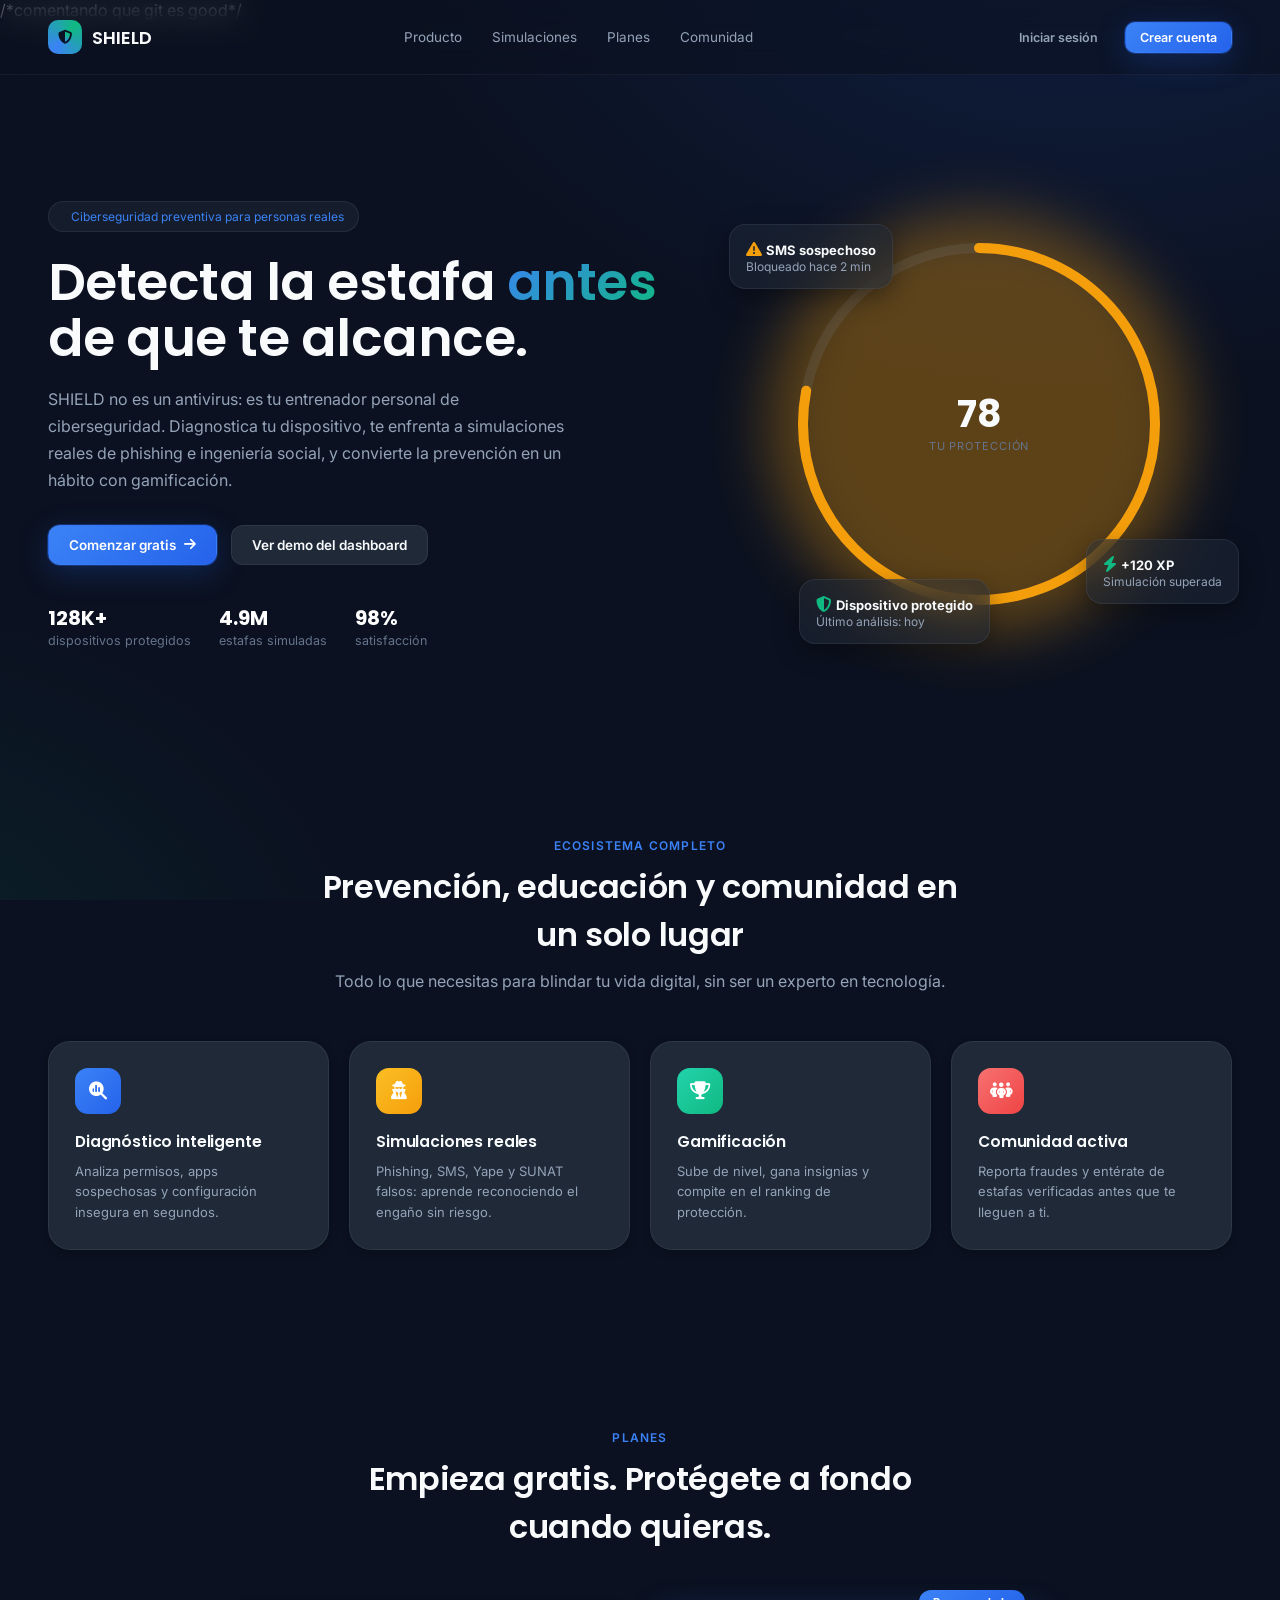
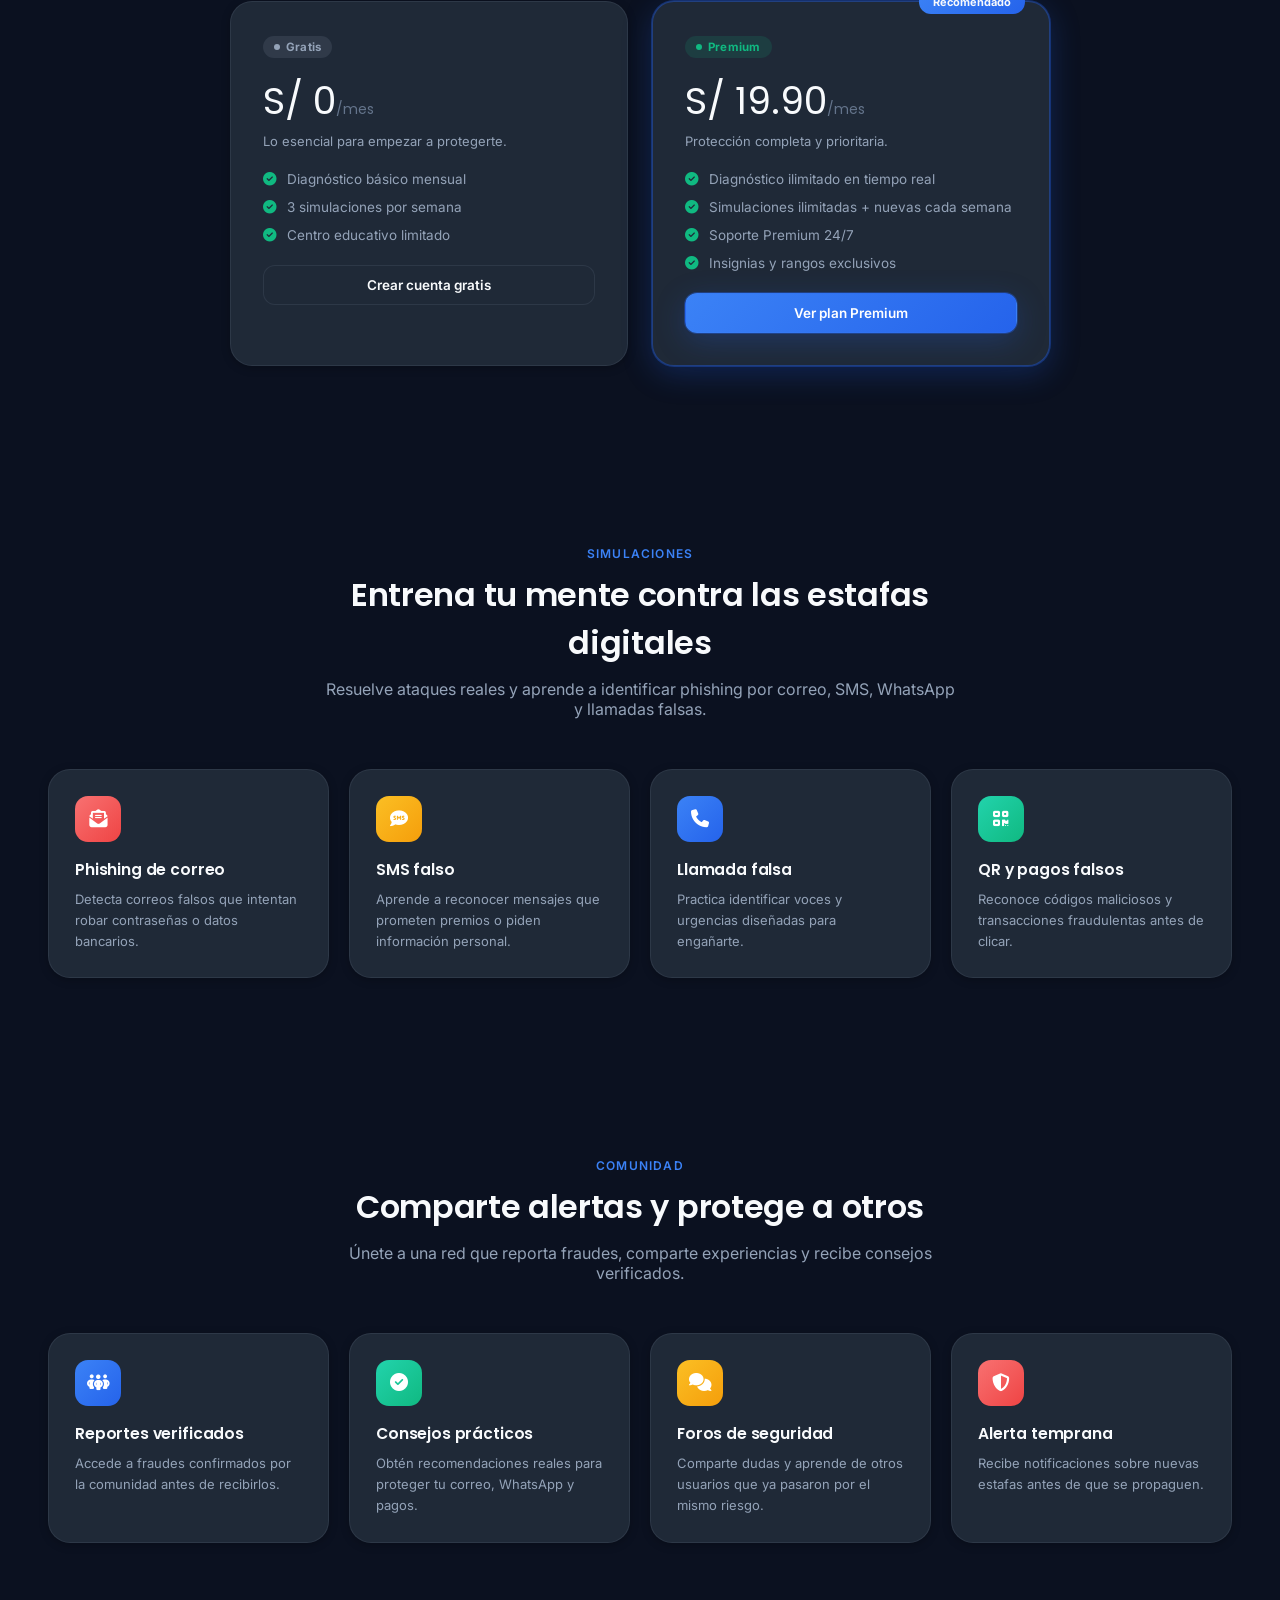
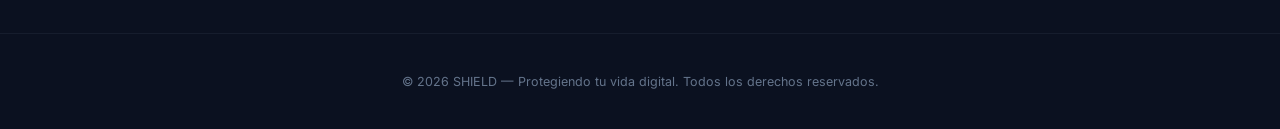
<file: index.html>
<!DOCTYPE html>
<html lang="es">
<head>
<meta charset="UTF-8"> /*comentando que git es good*/
<meta name="viewport" content="width=device-width, initial-scale=1.0">
<title>SHIELD — Protegiendo tu vida digital</title>
<link rel="preconnect" href="https://fonts.googleapis.com">
<link href="https://fonts.googleapis.com/css2?family=Inter:wght@400;500;600;700&family=Poppins:wght@500;600;700&family=Roboto+Mono:wght@500&display=swap" rel="stylesheet">
<link rel="stylesheet" href="https://cdnjs.cloudflare.com/ajax/libs/font-awesome/6.5.1/css/all.min.css">
<link rel="stylesheet" href="style.css">
<style>
  /* Estilos exclusivos de la landing (no forman parte del shell de la app) */
  body{ overflow-x:hidden; }
  .lp-nav{
    position:fixed; top:0; left:0; right:0; z-index:50; display:flex; align-items:center; justify-content:space-between;
    padding:20px 48px; backdrop-filter: blur(14px); background:rgba(11,17,32,.55); border-bottom:1px solid var(--border-soft);
  }
  .lp-nav .brand{ display:flex; align-items:center; gap:10px; font-family:var(--font-display); font-weight:600; font-size:18px; }
  .lp-nav .brand .mark{ width:34px; height:34px; border-radius:10px; background:conic-gradient(from 220deg,var(--secondary),var(--success),var(--secondary)); display:flex; align-items:center; justify-content:center; }
  .lp-nav .brand .mark i{ color:#0B1120; font-size:14px; }
  .lp-nav .links{ display:flex; gap:30px; font-size:13.5px; color:var(--text-dim); }
  .lp-nav .links a:hover{ color:#fff; }
  .lp-nav .cta{ display:flex; gap:12px; }

  .hero{ padding:180px 48px 100px; display:grid; grid-template-columns:1.1fr .9fr; gap:60px; max-width:1400px; margin:0 auto; align-items:center; }
  .hero-eyebrow{ display:inline-flex; align-items:center; gap:8px; padding:7px 14px; border-radius:999px; border:1px solid var(--border); background:var(--card-glass); font-size:12px; color:var(--secondary); margin-bottom:22px; }
  .hero h1{ font-size:52px; line-height:1.08; margin-bottom:20px; }
  .hero h1 span{ background:linear-gradient(135deg,var(--secondary),var(--success)); -webkit-background-clip:text; background-clip:text; color:transparent; }
  .hero p.lead{ font-size:16px; color:var(--text-dim); max-width:520px; line-height:1.7; margin-bottom:30px; }
  .hero-cta{ display:flex; gap:14px; margin-bottom:38px; }
  .hero-trust{ display:flex; gap:28px; color:var(--text-faint); font-size:12.5px; }
  .hero-trust b{ color:#fff; display:block; font-family:var(--font-display); font-size:20px; }

  .hero-visual{ position:relative; display:flex; align-items:center; justify-content:center; }
  .hero-visual .halo-wrap{ position:relative; width:380px; height:380px; }
  .float-card{
    position:absolute; background:var(--card-glass); border:1px solid var(--border); backdrop-filter: blur(16px);
    border-radius:16px; padding:14px 16px; box-shadow: var(--shadow-md); animation: floaty 5s ease-in-out infinite;
  }
  .float-card.c1{ top:-10px; left:-60px; animation-delay:.2s; }
  .float-card.c2{ bottom:10px; right:-70px; animation-delay:1s; }
  .float-card.c3{ bottom:-30px; left:10px; animation-delay:1.6s; }
  @keyframes floaty{ 0%,100%{ transform:translateY(0);} 50%{ transform:translateY(-12px);} }

  .lp-section{ padding:90px 48px; max-width:1400px; margin:0 auto; }
  .lp-section-head{ text-align:center; max-width:640px; margin:0 auto 50px; }
  .lp-section-head .eyebrow{ color:var(--secondary); font-size:12px; text-transform:uppercase; letter-spacing:.1em; font-weight:600; }
  .lp-section-head h2{ font-size:32px; margin-top:10px; }
  .lp-section-head p{ margin-top:12px; }

  .feature-grid{ display:grid; grid-template-columns:repeat(4,1fr); gap:20px; }
  .feature-card{ padding:26px; }
  .feature-card .icn{ width:46px; height:46px; border-radius:13px; display:flex; align-items:center; justify-content:center; font-size:18px; color:#fff; margin-bottom:16px; }
  .feature-card h3{ font-size:15.5px; margin-bottom:8px; }
  .feature-card p{ font-size:13px; line-height:1.6; }

  .plans-grid{ display:grid; grid-template-columns:1fr 1fr; gap:24px; max-width:820px; margin:0 auto; }
  .plan-card{ padding:32px; position:relative; }
  .plan-card.featured{ border:1px solid rgba(37,99,235,.4); box-shadow: var(--shadow-glow-blue); }
  .plan-card .tag{ position:absolute; top:-12px; right:24px; background:linear-gradient(135deg,var(--secondary),var(--primary)); padding:5px 14px; border-radius:999px; font-size:11px; font-weight:700; }
  .plan-card .price{ font-family:var(--font-display); font-size:38px; margin:14px 0 4px; }
  .plan-card ul{ margin:22px 0; display:flex; flex-direction:column; gap:12px; }
  .plan-card li{ display:flex; gap:10px; font-size:13.5px; color:var(--text-dim); }
  .plan-card li i{ color:var(--success); margin-top:2px; }

  .lp-footer{ padding:40px 48px; border-top:1px solid var(--border-soft); text-align:center; color:var(--text-faint); font-size:12.5px; }

  @media (max-width:1024px){
    .hero{ grid-template-columns:1fr; padding-top:140px; }
    .hero-visual{ order:-1; }
    .feature-grid{ grid-template-columns:repeat(2,1fr); }
    .plans-grid{ grid-template-columns:1fr; }
    .lp-nav .links{ display:none; }
  }
</style>
</head>
<body>

<nav class="lp-nav">
  <div class="brand"><div class="mark"><i class="fa-solid fa-shield-halved"></i></div> SHIELD</div>
  <div class="links">
    <a href="#producto">Producto</a>
    <a href="#simulaciones">Simulaciones</a>
    <a href="#planes">Planes</a>
    <a href="#comunidad">Comunidad</a>
  </div>
  <div class="cta">
    <a href="login.html" class="btn btn-ghost btn-sm">Iniciar sesión</a>
    <a href="login.html#registro" class="btn btn-primary btn-sm">Crear cuenta</a>
  </div>
</nav>

<header class="hero">
  <div>
    <div class="hero-eyebrow"><i class="fa-solid fa-sparkles"></i> Ciberseguridad preventiva para personas reales</div>
    <h1>Detecta la estafa <span>antes</span> de que te alcance.</h1>
    <p class="lead">SHIELD no es un antivirus: es tu entrenador personal de ciberseguridad. Diagnostica tu dispositivo, te enfrenta a simulaciones reales de phishing e ingeniería social, y convierte la prevención en un hábito con gamificación.</p>
    <div class="hero-cta">
      <a href="login.html#registro" class="btn btn-primary">Comenzar gratis <i class="fa-solid fa-arrow-right"></i></a>
      <a href="dashboard.html" class="btn btn-secondary">Ver demo del dashboard</a>
    </div>
    <div class="hero-trust">
      <div><b>128K+</b> dispositivos protegidos</div>
      <div><b>4.9M</b> estafas simuladas</div>
      <div><b>98%</b> satisfacción</div>
    </div>
  </div>
  <div class="hero-visual">
    <div class="halo-wrap">
      <div id="heroGauge"></div>
      <div class="float-card c1"><i class="fa-solid fa-triangle-exclamation text-warning"></i> <b class="fs-13">SMS sospechoso</b><p class="fs-12">Bloqueado hace 2 min</p></div>
      <div class="float-card c2"><i class="fa-solid fa-bolt text-success"></i> <b class="fs-13">+120 XP</b><p class="fs-12">Simulación superada</p></div>
      <div class="float-card c3"><i class="fa-solid fa-shield-halved text-success"></i> <b class="fs-13">Dispositivo protegido</b><p class="fs-12">Último análisis: hoy</p></div>
    </div>
  </div>
</header>

<section class="lp-section" id="producto">
  <div class="lp-section-head">
    <div class="eyebrow">Ecosistema completo</div>
    <h2>Prevención, educación y comunidad en un solo lugar</h2>
    <p>Todo lo que necesitas para blindar tu vida digital, sin ser un experto en tecnología.</p>
  </div>
  <div class="feature-grid">
    <div class="card feature-card">
      <div class="icn bg-blue"><i class="fa-solid fa-magnifying-glass-chart"></i></div>
      <h3>Diagnóstico inteligente</h3>
      <p>Analiza permisos, apps sospechosas y configuración insegura en segundos.</p>
    </div>
    <div class="card feature-card">
      <div class="icn bg-orange"><i class="fa-solid fa-user-secret"></i></div>
      <h3>Simulaciones reales</h3>
      <p>Phishing, SMS, Yape y SUNAT falsos: aprende reconociendo el engaño sin riesgo.</p>
    </div>
    <div class="card feature-card">
      <div class="icn bg-green"><i class="fa-solid fa-trophy"></i></div>
      <h3>Gamificación</h3>
      <p>Sube de nivel, gana insignias y compite en el ranking de protección.</p>
    </div>
    <div class="card feature-card">
      <div class="icn bg-red"><i class="fa-solid fa-people-group"></i></div>
      <h3>Comunidad activa</h3>
      <p>Reporta fraudes y entérate de estafas verificadas antes que te lleguen a ti.</p>
    </div>
  </div>
</section>

<section class="lp-section" id="planes">
  <div class="lp-section-head">
    <div class="eyebrow">Planes</div>
    <h2>Empieza gratis. Protégete a fondo cuando quieras.</h2>
  </div>
  <div class="plans-grid">
    <div class="card plan-card">
      <span class="badge badge-neutral">Gratis</span>
      <div class="price">S/ 0<span class="fs-14 text-faint">/mes</span></div>
      <p class="fs-13">Lo esencial para empezar a protegerte.</p>
      <ul>
        <li><i class="fa-solid fa-circle-check"></i> Diagnóstico básico mensual</li>
        <li><i class="fa-solid fa-circle-check"></i> 3 simulaciones por semana</li>
        <li><i class="fa-solid fa-circle-check"></i> Centro educativo limitado</li>
      </ul>
      <a href="login.html#registro" class="btn btn-secondary btn-block">Crear cuenta gratis</a>
    </div>
    <div class="card plan-card featured">
      <span class="tag">Recomendado</span>
      <span class="badge badge-bajo">Premium</span>
      <div class="price">S/ 19.90<span class="fs-14 text-faint">/mes</span></div>
      <p class="fs-13">Protección completa y prioritaria.</p>
      <ul>
        <li><i class="fa-solid fa-circle-check"></i> Diagnóstico ilimitado en tiempo real</li>
        <li><i class="fa-solid fa-circle-check"></i> Simulaciones ilimitadas + nuevas cada semana</li>
        <li><i class="fa-solid fa-circle-check"></i> Soporte Premium 24/7</li>
        <li><i class="fa-solid fa-circle-check"></i> Insignias y rangos exclusivos</li>
      </ul>
      <a href="premium.html" class="btn btn-primary btn-block">Ver plan Premium</a>
    </div>
  </div>
</section>

<section class="lp-section" id="simulaciones">
  <div class="lp-section-head">
    <div class="eyebrow">Simulaciones</div>
    <h2>Entrena tu mente contra las estafas digitales</h2>
    <p>Resuelve ataques reales y aprende a identificar phishing por correo, SMS, WhatsApp y llamadas falsas.</p>
  </div>
  <div class="feature-grid">
    <div class="card feature-card">
      <div class="icn bg-red"><i class="fa-solid fa-envelope-open-text"></i></div>
      <h3>Phishing de correo</h3>
      <p>Detecta correos falsos que intentan robar contraseñas o datos bancarios.</p>
    </div>
    <div class="card feature-card">
      <div class="icn bg-orange"><i class="fa-solid fa-comment-sms"></i></div>
      <h3>SMS falso</h3>
      <p>Aprende a reconocer mensajes que prometen premios o piden información personal.</p>
    </div>
    <div class="card feature-card">
      <div class="icn bg-blue"><i class="fa-solid fa-phone"></i></div>
      <h3>Llamada falsa</h3>
      <p>Practica identificar voces y urgencias diseñadas para engañarte.</p>
    </div>
    <div class="card feature-card">
      <div class="icn bg-green"><i class="fa-solid fa-qrcode"></i></div>
      <h3>QR y pagos falsos</h3>
      <p>Reconoce códigos maliciosos y transacciones fraudulentas antes de clicar.</p>
    </div>
  </div>
</section>

<section class="lp-section" id="comunidad">
  <div class="lp-section-head">
    <div class="eyebrow">Comunidad</div>
    <h2>Comparte alertas y protege a otros</h2>
    <p>Únete a una red que reporta fraudes, comparte experiencias y recibe consejos verificados.</p>
  </div>
  <div class="feature-grid">
    <div class="card feature-card">
      <div class="icn bg-blue"><i class="fa-solid fa-people-group"></i></div>
      <h3>Reportes verificados</h3>
      <p>Accede a fraudes confirmados por la comunidad antes de recibirlos.</p>
    </div>
    <div class="card feature-card">
      <div class="icn bg-green"><i class="fa-solid fa-circle-check"></i></div>
      <h3>Consejos prácticos</h3>
      <p>Obtén recomendaciones reales para proteger tu correo, WhatsApp y pagos.</p>
    </div>
    <div class="card feature-card">
      <div class="icn bg-orange"><i class="fa-solid fa-comments"></i></div>
      <h3>Foros de seguridad</h3>
      <p>Comparte dudas y aprende de otros usuarios que ya pasaron por el mismo riesgo.</p>
    </div>
    <div class="card feature-card">
      <div class="icn bg-red"><i class="fa-solid fa-shield-halved"></i></div>
      <h3>Alerta temprana</h3>
      <p>Recibe notificaciones sobre nuevas estafas antes de que se propaguen.</p>
    </div>
  </div>
</section>

<footer class="lp-footer">
  © 2026 SHIELD — Protegiendo tu vida digital. Todos los derechos reservados.
</footer>

<script src="app.js"></script>
<script>
  document.getElementById('heroGauge').innerHTML = Shield.gaugeSVG(78, { size: 380, stroke:14, sub:'Tu protección' });
  Shield.animateGauges();
</script>
</body>
</html>
</file>
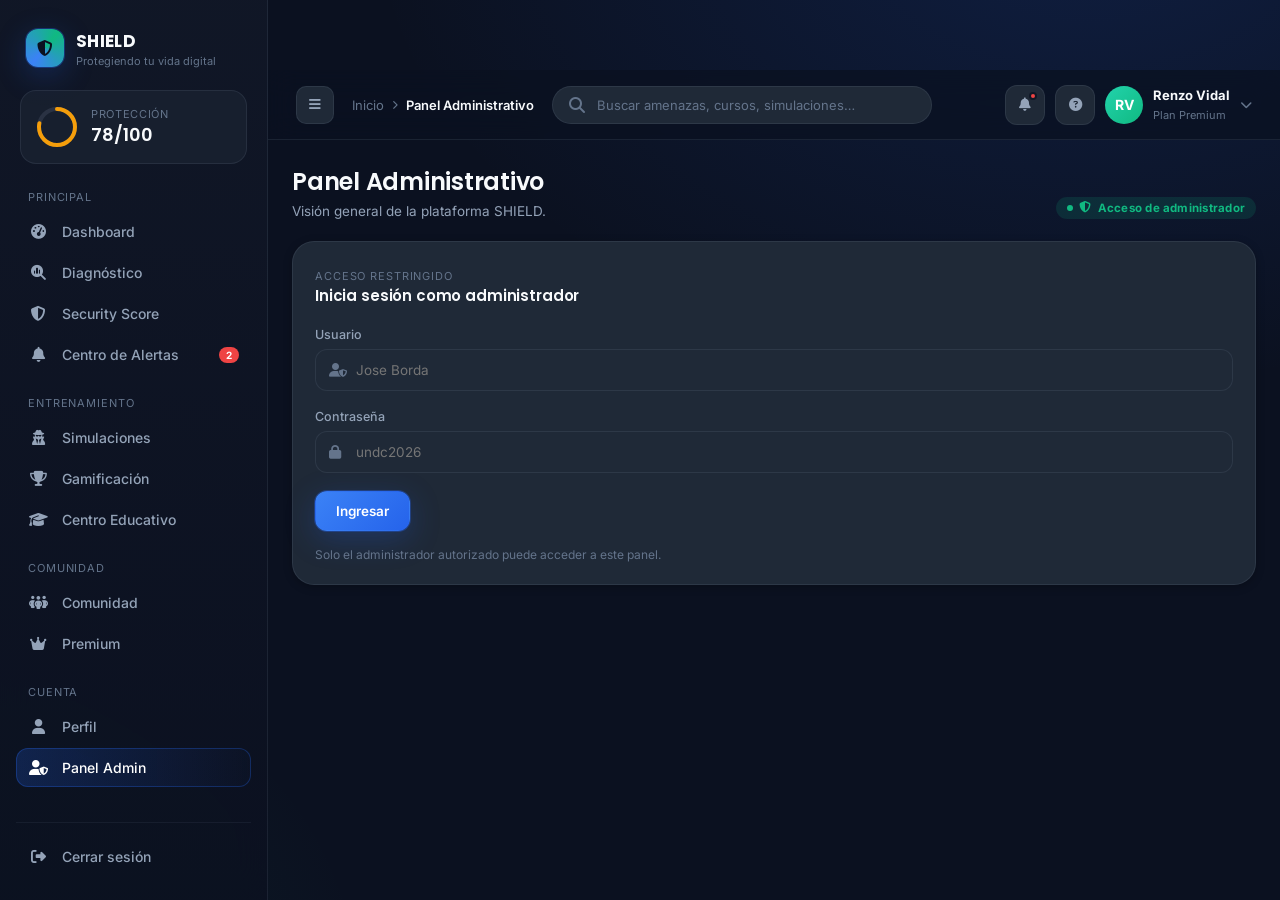
<file: admin.html>
<!DOCTYPE html>
<html lang="es">
<head>
<meta charset="UTF-8">
<meta name="viewport" content="width=device-width, initial-scale=1.0">
<title>Panel Administrativo — SHIELD</title>
<link rel="preconnect" href="https://fonts.googleapis.com">
<link href="https://fonts.googleapis.com/css2?family=Inter:wght@400;500;600;700&family=Poppins:wght@500;600;700&family=Roboto+Mono:wght@500&display=swap" rel="stylesheet">
<link rel="stylesheet" href="https://cdnjs.cloudflare.com/ajax/libs/font-awesome/6.5.1/css/all.min.css">
<link rel="stylesheet" href="style.css">
<style>
  .admin-tabs{ display:flex; gap:6px; border-bottom:1px solid var(--border); margin-bottom:22px; overflow-x:auto; }
  .admin-tab{ padding:12px 18px; font-size:13.5px; color:var(--text-dim); border-bottom:2px solid transparent; white-space:nowrap; }
  .admin-tab.active{ color:#fff; border-color:var(--secondary); }
  .admin-panel{ display:none; }
  .admin-panel.active{ display:block; animation: fade-up .3s var(--ease); }
  .status-dot{ width:8px; height:8px; border-radius:50%; display:inline-block; margin-right:6px; }
</style>
</head>
<body data-page="admin">

<div class="app-loader"><div class="loader-ring"></div></div>

<div class="app-shell">
  <aside class="sidebar" id="sidebar-mount"></aside>
  <div>
    <header class="header" id="header-mount"></header>

    <main class="main">
      <div class="page-title-row">
        <div><h1>Panel Administrativo</h1><p class="subtitle">Visión general de la plataforma SHIELD.</p></div>
        <span class="badge badge-bajo"><i class="fa-solid fa-shield-halved"></i> Acceso de administrador</span>
      </div>

      <div class="card" id="adminAuthPanel" style="margin-bottom:24px;">
        <div class="card-header"><div><span class="card-eyebrow">Acceso restringido</span><h3>Inicia sesión como administrador</h3></div></div>
        <form id="adminLoginForm">
          <div class="field"><label>Usuario</label><div class="input-wrap"><i class="fa-solid fa-user-shield"></i><input type="text" id="adminUser" placeholder="Jose Borda" required></div></div>
          <div class="field"><label>Contraseña</label><div class="input-wrap"><i class="fa-solid fa-lock"></i><input type="password" id="adminPass" placeholder="undc2026" required></div></div>
          <div class="flex justify-end"><button type="submit" class="btn btn-primary">Ingresar</button></div>
        </form>
        <p class="fs-12 text-faint mt-16">Solo el administrador autorizado puede acceder a este panel.</p>
      </div>

      <div id="adminContent" style="display:none;">
      <div class="grid grid-4 mb-20">
        <div class="card stat-tile"><div class="icon bg-blue"><i class="fa-solid fa-users"></i></div><div class="value">128,430</div><div class="label">Usuarios activos</div><span class="delta up"><i class="fa-solid fa-arrow-up"></i> +2.4% esta semana</span></div>
        <div class="card stat-tile"><div class="icon bg-red"><i class="fa-solid fa-triangle-exclamation"></i></div><div class="value">312</div><div class="label">Alertas críticas abiertas</div><span class="delta down"><i class="fa-solid fa-arrow-down"></i> -18 hoy</span></div>
        <div class="card stat-tile"><div class="icon bg-green"><i class="fa-solid fa-flag"></i></div><div class="value">1,204</div><div class="label">Reportes de la comunidad</div><span class="delta up"><i class="fa-solid fa-arrow-up"></i> +54 hoy</span></div>
        <div class="card stat-tile"><div class="icon bg-orange"><i class="fa-solid fa-crown"></i></div><div class="value">31.8%</div><div class="label">Tasa de conversión Premium</div><span class="delta up"><i class="fa-solid fa-arrow-up"></i> +1.1%</span></div>
      </div>

      <div class="admin-tabs">
        <button class="admin-tab active" data-tab="usuarios">Usuarios</button>
        <button class="admin-tab" data-tab="alertas">Alertas</button>
        <button class="admin-tab" data-tab="reportes">Reportes / Moderación</button>
        <button class="admin-tab" data-tab="simulaciones">Simulaciones</button>
        <button class="admin-tab" data-tab="cursos">Cursos</button>
      </div>

      <!-- Usuarios -->
      <div class="admin-panel active" id="admin-usuarios">
        <div class="card">
          <div class="card-header"><div><span class="card-eyebrow">Base de usuarios</span><h3>Usuarios recientes</h3></div><input type="text" placeholder="Buscar usuario…" style="background:var(--card);border:1px solid var(--border);border-radius:10px;padding:8px 12px;color:#fff;font-size:12.5px;"></div>
          <div style="overflow-x:auto;">
            <table class="table" id="usersTable">
              <thead><tr><th>Usuario</th><th>Plan</th><th>Score</th><th>Estado</th><th>Registro</th><th></th></tr></thead>
              <tbody></tbody>
            </table>
          </div>
        </div>
      </div>

      <!-- Alertas -->
      <div class="admin-panel" id="admin-alertas">
        <div class="card">
          <div class="card-header"><div><span class="card-eyebrow">Monitoreo</span><h3>Alertas del sistema</h3></div></div>
          <table class="table"><thead><tr><th>Alerta</th><th>Nivel</th><th>Usuarios afectados</th><th>Fecha</th><th></th></tr></thead>
            <tbody>
              <tr><td>Campaña de SMS falsos "Interbank"</td><td><span class="badge badge-critico">Crítico</span></td><td>2,340</td><td>16 jul 2026</td><td><button class="btn btn-ghost btn-sm">Revisar</button></td></tr>
              <tr><td>QR falsos en zona Miraflores</td><td><span class="badge badge-alto">Alto</span></td><td>412</td><td>15 jul 2026</td><td><button class="btn btn-ghost btn-sm">Revisar</button></td></tr>
              <tr><td>App maliciosa "VPN Gratis Ultra"</td><td><span class="badge badge-medio">Medio</span></td><td>980</td><td>14 jul 2026</td><td><button class="btn btn-ghost btn-sm">Revisar</button></td></tr>
              <tr><td>Actualización de definiciones aplicada</td><td><span class="badge badge-bajo">Bajo</span></td><td>Todos</td><td>13 jul 2026</td><td><button class="btn btn-ghost btn-sm">Revisar</button></td></tr>
            </tbody>
          </table>
        </div>
      </div>

      <!-- Reportes -->
      <div class="admin-panel" id="admin-reportes">
        <div class="card">
          <div class="card-header"><div><span class="card-eyebrow">Cola de moderación</span><h3>Reportes de la comunidad</h3></div></div>
          <table class="table"><thead><tr><th>Reporte</th><th>Autor</th><th>Estado</th><th></th></tr></thead>
            <tbody>
              <tr><td>Llamada falsa "Movistar Seguridad"</td><td>Camila R.</td><td><span class="badge badge-medio">En revisión</span></td><td><button class="btn btn-secondary btn-sm">Aprobar</button> <button class="btn btn-ghost btn-sm">Rechazar</button></td></tr>
              <tr><td>QR falso en grifo Panamericana Sur</td><td>Jorge P.</td><td><span class="badge badge-bajo">Verificado</span></td><td><button class="btn btn-ghost btn-sm">Ver</button></td></tr>
              <tr><td>Correo falso SUNAT con adjunto</td><td>Valeria T.</td><td><span class="badge badge-bajo">Verificado</span></td><td><button class="btn btn-ghost btn-sm">Ver</button></td></tr>
              <tr><td>Comprador sospechoso en Marketplace</td><td>Diego M.</td><td><span class="badge badge-medio">En revisión</span></td><td><button class="btn btn-secondary btn-sm">Aprobar</button> <button class="btn btn-ghost btn-sm">Rechazar</button></td></tr>
            </tbody>
          </table>
        </div>
      </div>

      <!-- Simulaciones -->
      <div class="admin-panel" id="admin-simulaciones">
        <div class="card">
          <div class="card-header"><div><span class="card-eyebrow">Contenido</span><h3>Simulaciones publicadas</h3></div><button class="btn btn-primary btn-sm"><i class="fa-solid fa-plus"></i> Nueva simulación</button></div>
          <table class="table"><thead><tr><th>Simulación</th><th>Categoría</th><th>Completadas</th><th>Tasa de éxito</th><th></th></tr></thead>
            <tbody>
              <tr><td>Phishing por correo</td><td>Phishing</td><td>84,120</td><td>76%</td><td><button class="btn btn-ghost btn-sm">Editar</button></td></tr>
              <tr><td>SUNAT falsa</td><td>Gobierno</td><td>52,310</td><td>68%</td><td><button class="btn btn-ghost btn-sm">Editar</button></td></tr>
              <tr><td>Yape falso</td><td>Financiero</td><td>61,940</td><td>81%</td><td><button class="btn btn-ghost btn-sm">Editar</button></td></tr>
            </tbody>
          </table>
        </div>
      </div>

      <!-- Cursos -->
      <div class="admin-panel" id="admin-cursos">
        <div class="card">
          <div class="card-header"><div><span class="card-eyebrow">Contenido</span><h3>Cursos y lecciones</h3></div><button class="btn btn-primary btn-sm"><i class="fa-solid fa-plus"></i> Nuevo curso</button></div>
          <table class="table"><thead><tr><th>Curso</th><th>Lecciones</th><th>Inscritos</th><th>Estado</th><th></th></tr></thead>
            <tbody>
              <tr><td>Reconoce el phishing en segundos</td><td>6</td><td>41,200</td><td><span class="badge badge-bajo">Publicado</span></td><td><button class="btn btn-ghost btn-sm">Editar</button></td></tr>
              <tr><td>Ingeniería social explicada</td><td>8</td><td>28,410</td><td><span class="badge badge-bajo">Publicado</span></td><td><button class="btn btn-ghost btn-sm">Editar</button></td></tr>
              <tr><td>Fraude de suplantación estatal</td><td>5</td><td>—</td><td><span class="badge badge-neutral">Borrador</span></td><td><button class="btn btn-ghost btn-sm">Editar</button></td></tr>
            </tbody>
          </table>
        </div>
      </div>
    </main>
  </div>
</div>

<div id="notif-panel-mount"></div>
<script src="app.js"></script>
<script>
  Shield.initLayout({ active:'admin', title:'Panel Administrativo', crumbs:['Inicio','Panel Administrativo'] });

  Shield.qsa('.admin-tab').forEach(tab => tab.addEventListener('click', () => {
    Shield.qsa('.admin-tab').forEach(t => t.classList.remove('active'));
    Shield.qsa('.admin-panel').forEach(p => p.classList.remove('active'));
    tab.classList.add('active');
    document.getElementById('admin-'+tab.dataset.tab).classList.add('active');
  }));

  const users = [
    { name:'Camila Ramírez', init:'CR', plan:'Premium', score:92, status:'Activo', date:'12 mar 2025' },
    { name:'Diego Medina', init:'DM', plan:'Gratis', score:58, status:'Activo', date:'02 jun 2025' },
    { name:'Valeria Torres', init:'VT', plan:'Premium', score:81, status:'Activo', date:'19 ene 2025' },
    { name:'Jorge Paredes', init:'JP', plan:'Gratis', score:34, status:'Suspendido', date:'28 abr 2026' },
    { name:'Renzo Vidal', init:'RV', plan:'Premium', score:78, status:'Activo', date:'05 feb 2025' },
  ];
  document.querySelector('#usersTable tbody').innerHTML = users.map(u => `
    <tr>
      <td><div class="flex items-center gap-10"><div class="avatar" style="width:30px;height:30px;font-size:11px;">${u.init}</div>${u.name}</div></td>
      <td>${u.plan==='Premium' ? '<span class="badge badge-bajo"><i class="fa-solid fa-crown"></i> Premium</span>' : '<span class="badge badge-neutral">Gratis</span>'}</td>
      <td>${u.score}/100</td>
      <td><span class="status-dot" style="background:${u.status==='Activo'?'var(--success)':'var(--danger)'}"></span>${u.status}</td>
      <td>${u.date}</td>
      <td><button class="btn btn-ghost btn-sm">Gestionar</button></td>
    </tr>`).join('');
  const adminInfo = { user: 'Jose Borda', pass: 'undc2026' };
  const adminAuthPanel = document.getElementById('adminAuthPanel');
  const adminContent = document.getElementById('adminContent');

  function showAdminContent(){
    adminAuthPanel.style.display = 'none';
    adminContent.style.display = 'block';
  }

  function initAdminAccess(){
    if (sessionStorage.getItem('adminLoggedIn') === 'true'){
      showAdminContent();
    }
  }

  document.getElementById('adminLoginForm').addEventListener('submit', e => {
    e.preventDefault();
    const user = document.getElementById('adminUser').value.trim();
    const pass = document.getElementById('adminPass').value;
    if (user.toLowerCase() === adminInfo.user.toLowerCase() && pass === adminInfo.pass) {
      sessionStorage.setItem('adminLoggedIn', 'true');
      showAdminContent();
      Shield.toast('success', 'Acceso concedido', 'Bienvenido, ' + adminInfo.user + '.');
    } else {
      Shield.toast('danger', 'Acceso denegado', 'Usuario o contraseña incorrectos.');
    }
  });

  initAdminAccess();</script>
</body>
</html>
</file>
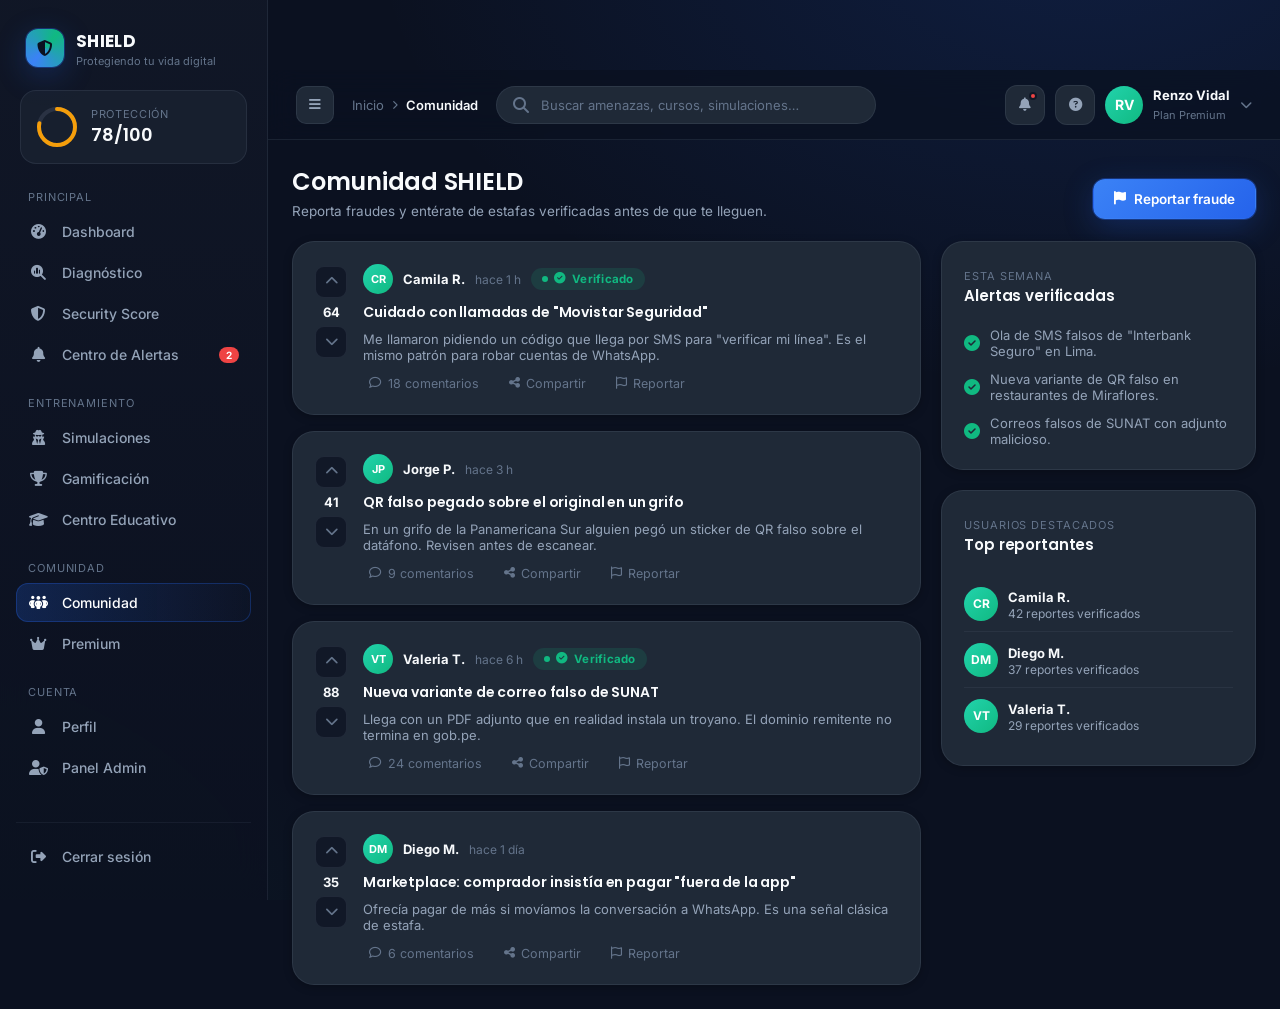
<file: comunidad.html>
<!DOCTYPE html>
<html lang="es">
<head>
<meta charset="UTF-8">
<meta name="viewport" content="width=device-width, initial-scale=1.0">
<title>Comunidad — SHIELD</title>
<link rel="preconnect" href="https://fonts.googleapis.com">
<link href="https://fonts.googleapis.com/css2?family=Inter:wght@400;500;600;700&family=Poppins:wght@500;600;700&family=Roboto+Mono:wght@500&display=swap" rel="stylesheet">
<link rel="stylesheet" href="https://cdnjs.cloudflare.com/ajax/libs/font-awesome/6.5.1/css/all.min.css">
<link rel="stylesheet" href="style.css">
<style>
  .post-card{ display:flex; gap:16px; }
  .vote-col{ display:flex; flex-direction:column; align-items:center; gap:6px; padding-top:2px; }
  .vote-btn{ width:32px; height:32px; border-radius:9px; border:1px solid var(--border); background:var(--panel); color:var(--text-faint); display:flex; align-items:center; justify-content:center; transition:.15s var(--ease); }
  .vote-btn:hover{ color:#fff; border-color:var(--secondary); }
  .vote-btn.active{ color:var(--success); border-color:var(--success); }
  .post-actions{ display:flex; gap:18px; margin-top:12px; }
  .post-actions button{ background:none; border:none; color:var(--text-faint); font-size:12.5px; display:flex; align-items:center; gap:6px; }
  .post-actions button:hover{ color:#fff; }
  .featured-user{ display:flex; align-items:center; gap:10px; padding:10px 0; border-bottom:1px solid var(--border-soft); }
  .featured-user:last-child{ border-bottom:none; }
</style>
</head>
<body data-page="comunidad">

<div class="app-loader"><div class="loader-ring"></div></div>

<div class="app-shell">
  <aside class="sidebar" id="sidebar-mount"></aside>
  <div>
    <header class="header" id="header-mount"></header>

    <main class="main">
      <div class="page-title-row">
        <div><h1>Comunidad SHIELD</h1><p class="subtitle">Reporta fraudes y entérate de estafas verificadas antes de que te lleguen.</p></div>
        <button class="btn btn-primary" data-open-modal="modalReporte"><i class="fa-solid fa-flag"></i> Reportar fraude</button>
      </div>

      <div class="grid grid-main">
        <div class="flex flex-col gap-16" id="feed"></div>

        <div class="flex flex-col gap-20">
          <div class="card">
            <div class="card-header"><div><span class="card-eyebrow">Esta semana</span><h3>Alertas verificadas</h3></div></div>
            <div class="flex flex-col gap-12">
              <div class="flex items-center gap-10"><i class="fa-solid fa-circle-check text-success"></i><p class="fs-13">Ola de SMS falsos de "Interbank Seguro" en Lima.</p></div>
              <div class="flex items-center gap-10"><i class="fa-solid fa-circle-check text-success"></i><p class="fs-13">Nueva variante de QR falso en restaurantes de Miraflores.</p></div>
              <div class="flex items-center gap-10"><i class="fa-solid fa-circle-check text-success"></i><p class="fs-13">Correos falsos de SUNAT con adjunto malicioso.</p></div>
            </div>
          </div>
          <div class="card">
            <div class="card-header"><div><span class="card-eyebrow">Usuarios destacados</span><h3>Top reportantes</h3></div></div>
            <div class="featured-user"><div class="avatar" style="width:34px;height:34px;font-size:12px;">CR</div><div style="flex:1;"><b class="fs-13">Camila R.</b><p class="fs-12">42 reportes verificados</p></div></div>
            <div class="featured-user"><div class="avatar" style="width:34px;height:34px;font-size:12px;">DM</div><div style="flex:1;"><b class="fs-13">Diego M.</b><p class="fs-12">37 reportes verificados</p></div></div>
            <div class="featured-user"><div class="avatar" style="width:34px;height:34px;font-size:12px;">VT</div><div style="flex:1;"><b class="fs-13">Valeria T.</b><p class="fs-12">29 reportes verificados</p></div></div>
          </div>
        </div>
      </div>
    </main>
  </div>
</div>

<div id="notif-panel-mount"></div>

<div class="modal-overlay" id="modalReporte">
  <div class="modal">
    <div class="modal-header"><h3>Reportar un fraude</h3><button class="modal-close" data-close-modal><i class="fa-solid fa-xmark"></i></button></div>
    <div class="field"><label>Tipo de fraude</label>
      <select><option>Phishing / correo falso</option><option>SMS falso</option><option>WhatsApp falso</option><option>Llamada falsa</option><option>Otro</option></select>
    </div>
    <div class="field"><label>Cuéntanos qué pasó</label>
      <div class="input-wrap" style="padding:0;"><textarea rows="4" placeholder="Describe el intento de fraude…" style="width:100%;background:var(--card);border:1px solid var(--border);color:var(--text);padding:12px 14px;border-radius:12px;font-size:13.5px;"></textarea></div>
    </div>
    <div class="modal-footer">
      <button class="btn btn-secondary" data-close-modal>Cancelar</button>
      <button class="btn btn-primary" id="sendReport"><i class="fa-solid fa-paper-plane"></i> Enviar reporte</button>
    </div>
  </div>
</div>

<script src="app.js"></script>
<script>
  Shield.initLayout({ active:'comunidad', title:'Comunidad', crumbs:['Inicio','Comunidad'] });

  const posts = [
    { user:'Camila R.', init:'CR', time:'hace 1 h', verified:true, title:'Cuidado con llamadas de "Movistar Seguridad"', body:'Me llamaron pidiendo un código que llega por SMS para "verificar mi línea". Es el mismo patrón para robar cuentas de WhatsApp.', up:64, comments:18 },
    { user:'Jorge P.', init:'JP', time:'hace 3 h', verified:false, title:'QR falso pegado sobre el original en un grifo', desc:'', body:'En un grifo de la Panamericana Sur alguien pegó un sticker de QR falso sobre el datáfono. Revisen antes de escanear.', up:41, comments:9 },
    { user:'Valeria T.', init:'VT', time:'hace 6 h', verified:true, title:'Nueva variante de correo falso de SUNAT', body:'Llega con un PDF adjunto que en realidad instala un troyano. El dominio remitente no termina en gob.pe.', up:88, comments:24 },
    { user:'Diego M.', init:'DM', time:'hace 1 día', verified:false, title:'Marketplace: comprador insistía en pagar "fuera de la app"', body:'Ofrecía pagar de más si movíamos la conversación a WhatsApp. Es una señal clásica de estafa.', up:35, comments:6 },
  ];

  document.getElementById('feed').innerHTML = posts.map((p,i) => `
    <div class="card post-card" data-reveal>
      <div class="vote-col">
        <button class="vote-btn upvote" data-i="${i}"><i class="fa-solid fa-chevron-up"></i></button>
        <b class="fs-13" id="votes-${i}">${p.up}</b>
        <button class="vote-btn"><i class="fa-solid fa-chevron-down"></i></button>
      </div>
      <div style="flex:1;">
        <div class="flex items-center gap-10 mb-8">
          <div class="avatar" style="width:30px;height:30px;font-size:11px;">${p.init}</div>
          <b class="fs-13">${p.user}</b>
          <span class="fs-12 text-faint">${p.time}</span>
          ${p.verified ? '<span class="badge badge-bajo"><i class="fa-solid fa-circle-check"></i> Verificado</span>' : ''}
        </div>
        <h3 class="fs-14">${p.title}</h3>
        <p class="fs-13 mt-8">${p.body}</p>
        <div class="post-actions">
          <button><i class="fa-regular fa-comment"></i> ${p.comments} comentarios</button>
          <button><i class="fa-solid fa-share-nodes"></i> Compartir</button>
          <button><i class="fa-regular fa-flag"></i> Reportar</button>
        </div>
      </div>
    </div>`).join('');

  Shield.qsa('.upvote').forEach(btn => btn.addEventListener('click', () => {
    const i = btn.dataset.i;
    const counter = document.getElementById('votes-'+i);
    const isActive = btn.classList.toggle('active');
    counter.textContent = parseInt(counter.textContent) + (isActive ? 1 : -1);
  }));

  document.getElementById('sendReport').addEventListener('click', () => {
    const fraudType = document.querySelector('#modalReporte select').value;
    const description = document.querySelector('#modalReporte textarea').value;
    
    if (description.trim()) {
      // Crear nuevo reporte
      const newPost = {
        user: 'Tú',
        init: 'TÚ',
        time: 'ahora',
        verified: false,
        title: `${fraudType}`,
        body: description,
        up: 0,
        comments: 0
      };
      
      // Agregar al inicio del feed
      posts.unshift(newPost);
      
      // Re-renderizar el feed
      const feedEl = document.getElementById('feed');
      feedEl.innerHTML = posts.map((p,i) => `
        <div class="card post-card" data-reveal>
          <div class="vote-col">
            <button class="vote-btn upvote" data-i="${i}"><i class="fa-solid fa-chevron-up"></i></button>
            <b class="fs-13" id="votes-${i}">${p.up}</b>
            <button class="vote-btn"><i class="fa-solid fa-chevron-down"></i></button>
          </div>
          <div style="flex:1;">
            <div class="flex items-center gap-10 mb-8">
              <div class="avatar" style="width:30px;height:30px;font-size:11px;">${p.init}</div>
              <b class="fs-13">${p.user}</b>
              <span class="fs-12 text-faint">${p.time}</span>
              ${p.verified ? '<span class="badge badge-bajo"><i class="fa-solid fa-circle-check"></i> Verificado</span>' : ''}
            </div>
            <h3 class="fs-14">${p.title}</h3>
            <p class="fs-13 mt-8">${p.body}</p>
            <div class="post-actions">
              <button><i class="fa-regular fa-comment"></i> ${p.comments} comentarios</button>
              <button><i class="fa-solid fa-share-nodes"></i> Compartir</button>
              <button><i class="fa-regular fa-flag"></i> Reportar</button>
            </div>
          </div>
        </div>`).join('');

      // Re-vincular eventos para los nuevos elementos
      Shield.qsa('.upvote').forEach(btn => btn.addEventListener('click', () => {
        const i = btn.dataset.i;
        const counter = document.getElementById('votes-'+i);
        const isActive = btn.classList.toggle('active');
        counter.textContent = parseInt(counter.textContent) + (isActive ? 1 : -1);
      }));
      
      Shield.wireReveal();
      
      // Limpiar el formulario
      document.querySelector('#modalReporte select').value = 'Phishing / correo falso';
      document.querySelector('#modalReporte textarea').value = '';
    }
    
    Shield.closeModal('modalReporte');
    Shield.toast('success', 'Reporte enviado', 'Nuestro equipo lo verificará en las próximas horas.');
  });

  Shield.wireReveal();
</script>
</body>
</html>
</file>
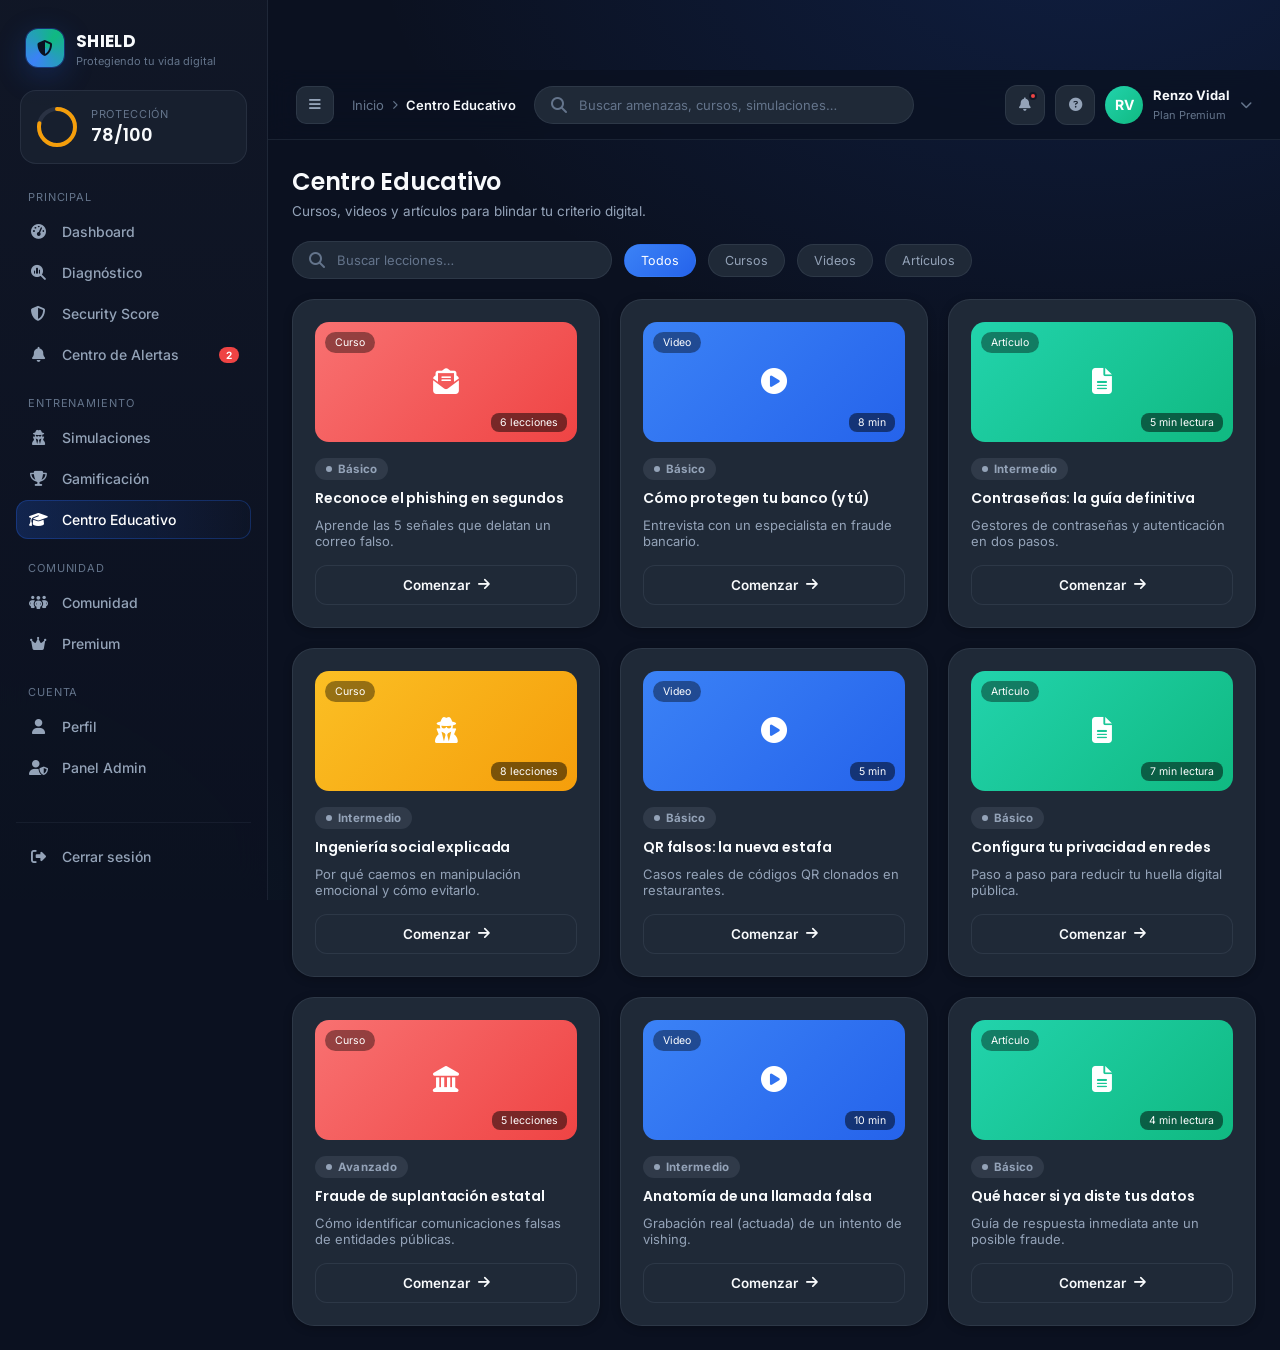
<file: cursos.html>
<!DOCTYPE html>
<html lang="es">
<head>
<meta charset="UTF-8">
<meta name="viewport" content="width=device-width, initial-scale=1.0">
<title>Centro Educativo — SHIELD</title>
<link rel="preconnect" href="https://fonts.googleapis.com">
<link href="https://fonts.googleapis.com/css2?family=Inter:wght@400;500;600;700&family=Poppins:wght@500;600;700&family=Roboto+Mono:wght@500&display=swap" rel="stylesheet">
<link rel="stylesheet" href="https://cdnjs.cloudflare.com/ajax/libs/font-awesome/6.5.1/css/all.min.css">
<link rel="stylesheet" href="style.css">
<style>
  .lesson-thumb{ height:120px; border-radius:14px; display:flex; align-items:center; justify-content:center; font-size:26px; color:#fff; margin-bottom:14px; position:relative; overflow:hidden; }
  .lesson-thumb .type-tag{ position:absolute; top:10px; left:10px; background:rgba(0,0,0,.4); backdrop-filter:blur(6px); padding:4px 10px; border-radius:999px; font-size:10.5px; }
  .lesson-thumb .duration-tag{ position:absolute; bottom:10px; right:10px; background:rgba(0,0,0,.5); padding:3px 9px; border-radius:8px; font-size:10.5px; }
</style>
</head>
<body data-page="cursos">

<div class="app-loader"><div class="loader-ring"></div></div>

<div class="app-shell">
  <aside class="sidebar" id="sidebar-mount"></aside>
  <div>
    <header class="header" id="header-mount"></header>

    <main class="main">
      <div class="page-title-row">
        <div><h1>Centro Educativo</h1><p class="subtitle">Cursos, videos y artículos para blindar tu criterio digital.</p></div>
      </div>

      <div class="filter-bar">
        <div class="header-search" style="max-width:320px;">
          <i class="fa-solid fa-magnifying-glass"></i>
          <input type="text" id="courseSearch" placeholder="Buscar lecciones…">
        </div>
        <button class="chip active" data-filter="todos">Todos</button>
        <button class="chip" data-filter="curso">Cursos</button>
        <button class="chip" data-filter="video">Videos</button>
        <button class="chip" data-filter="articulo">Artículos</button>
      </div>

      <div class="grid grid-3" id="lessonsGrid"></div>
    </main>
  </div>
</div>

<div id="notif-panel-mount"></div>
<script src="app.js"></script>
<script>
  Shield.initLayout({ active:'cursos', title:'Centro Educativo', crumbs:['Inicio','Centro Educativo'] });

  const lessons = [
    { type:'curso', icon:'fa-envelope-open-text', color:'bg-red', title:'Reconoce el phishing en segundos', desc:'Aprende las 5 señales que delatan un correo falso.', dur:'6 lecciones', level:'Básico' },
    { type:'video', icon:'fa-circle-play', color:'bg-blue', title:'Cómo protegen tu banco (y tú)', desc:'Entrevista con un especialista en fraude bancario.', dur:'8 min', level:'Básico' },
    { type:'articulo', icon:'fa-file-lines', color:'bg-green', title:'Contraseñas: la guía definitiva', desc:'Gestores de contraseñas y autenticación en dos pasos.', dur:'5 min lectura', level:'Intermedio' },
    { type:'curso', icon:'fa-user-secret', color:'bg-orange', title:'Ingeniería social explicada', desc:'Por qué caemos en manipulación emocional y cómo evitarlo.', dur:'8 lecciones', level:'Intermedio' },
    { type:'video', icon:'fa-circle-play', color:'bg-blue', title:'QR falsos: la nueva estafa', desc:'Casos reales de códigos QR clonados en restaurantes.', dur:'5 min', level:'Básico' },
    { type:'articulo', icon:'fa-file-lines', color:'bg-green', title:'Configura tu privacidad en redes', desc:'Paso a paso para reducir tu huella digital pública.', dur:'7 min lectura', level:'Básico' },
    { type:'curso', icon:'fa-landmark', color:'bg-red', title:'Fraude de suplantación estatal', desc:'Cómo identificar comunicaciones falsas de entidades públicas.', dur:'5 lecciones', level:'Avanzado' },
    { type:'video', icon:'fa-circle-play', color:'bg-blue', title:'Anatomía de una llamada falsa', desc:'Grabación real (actuada) de un intento de vishing.', dur:'10 min', level:'Intermedio' },
    { type:'articulo', icon:'fa-file-lines', color:'bg-green', title:'Qué hacer si ya diste tus datos', desc:'Guía de respuesta inmediata ante un posible fraude.', dur:'4 min lectura', level:'Básico' },
  ];

  const grid = document.getElementById('lessonsGrid');
  function render(){
    const activeFilter = Shield.qs('.chip.active').dataset.filter;
    const term = document.getElementById('courseSearch').value.toLowerCase();
    const list = lessons.filter(l =>
      (activeFilter === 'todos' || l.type === activeFilter) &&
      (l.title.toLowerCase().includes(term) || l.desc.toLowerCase().includes(term))
    );
    const typeLabel = { curso:'Curso', video:'Video', articulo:'Artículo' };
    grid.innerHTML = list.length ? list.map(l => `
      <div class="card" data-reveal>
        <div class="lesson-thumb ${l.color}">
          <span class="type-tag">${typeLabel[l.type]}</span>
          <span class="duration-tag">${l.dur}</span>
          <i class="fa-solid ${l.icon}"></i>
        </div>
        <span class="badge badge-neutral">${l.level}</span>
        <h3 class="fs-14 mt-8">${l.title}</h3>
        <p class="fs-13 mt-8 mb-16">${l.desc}</p>
        <button class="btn btn-secondary btn-block">Comenzar <i class="fa-solid fa-arrow-right"></i></button>
      </div>`).join('') : `<div class="card text-center" style="grid-column:1/-1;padding:50px;"><i class="fa-solid fa-magnifying-glass" style="font-size:24px;color:var(--text-faint);"></i><p class="mt-12">No encontramos lecciones con ese criterio.</p></div>`;
    Shield.wireReveal();
  }

  Shield.qsa('.chip').forEach(chip => chip.addEventListener('click', () => {
    Shield.qsa('.chip').forEach(c => c.classList.remove('active'));
    chip.classList.add('active');
    render();
  }));
  document.getElementById('courseSearch').addEventListener('input', render);
  render();
</script>
</body>
</html>
</file>
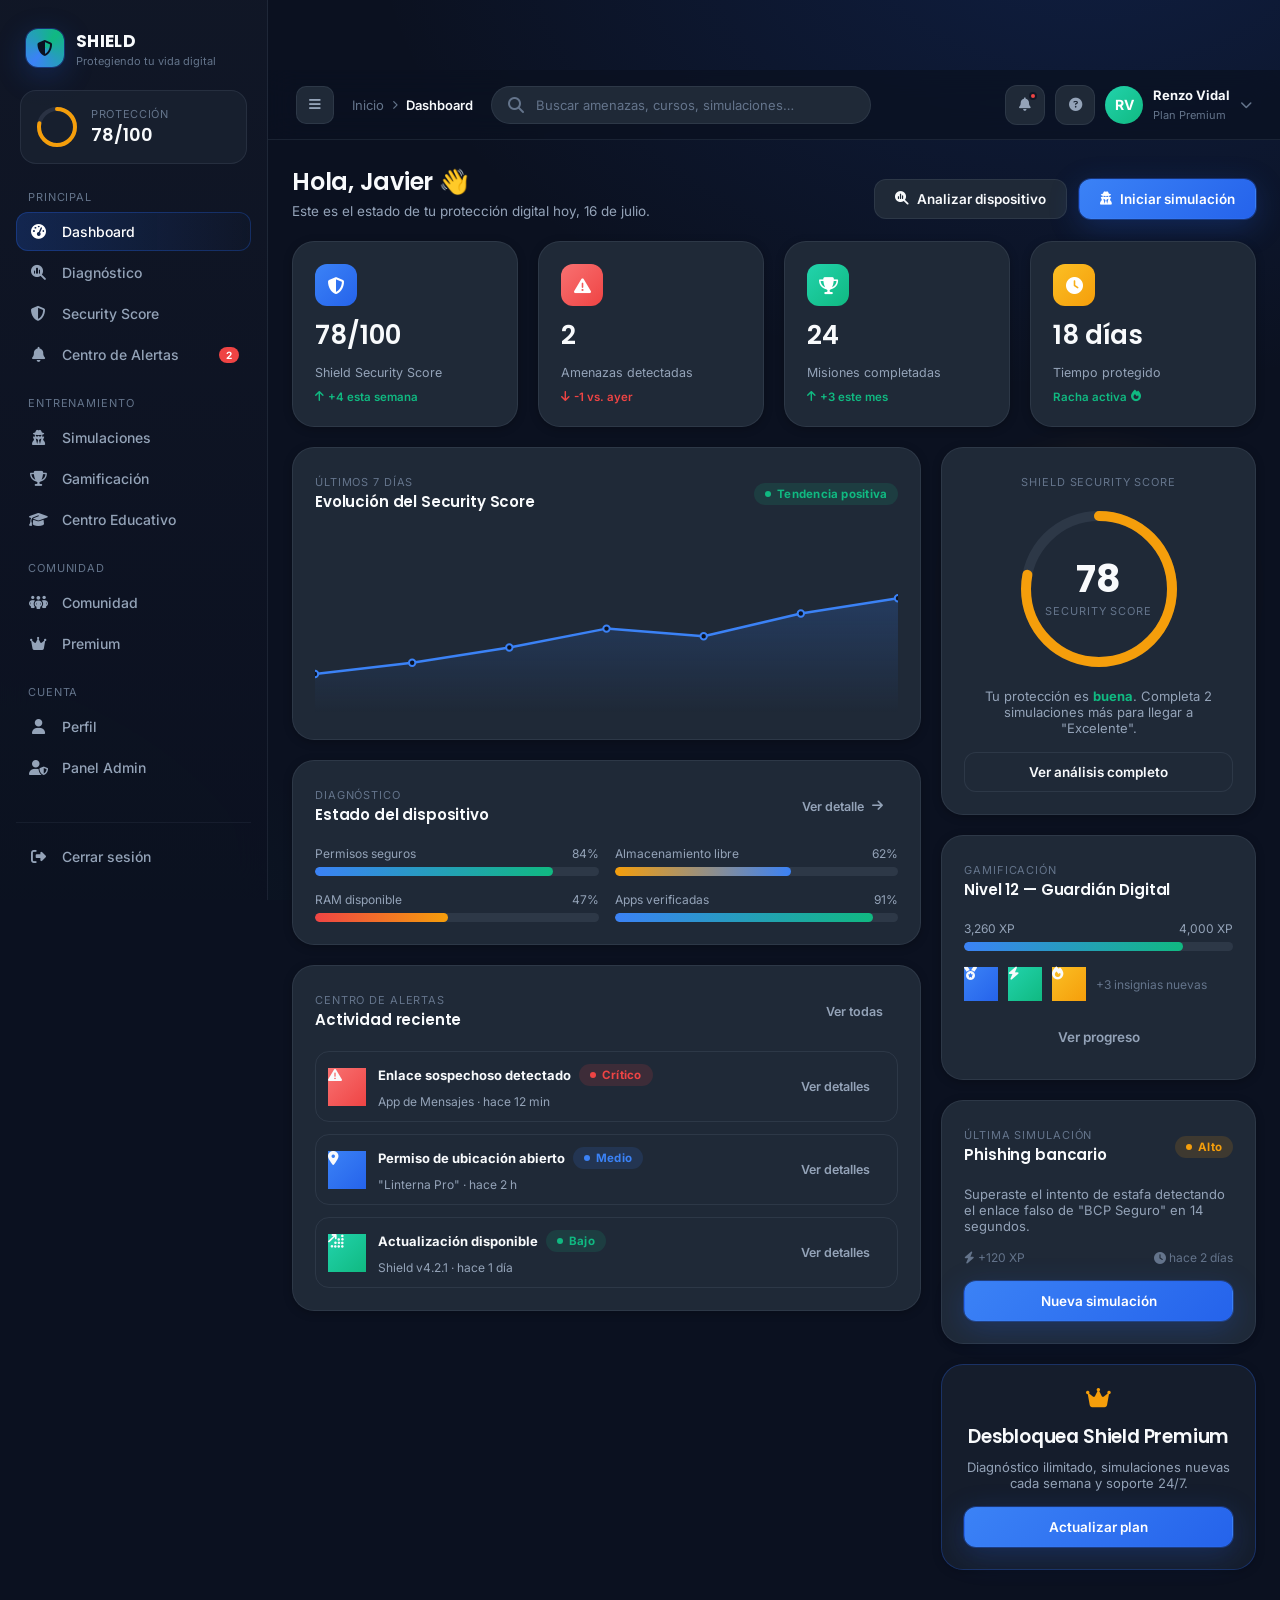
<file: dashboard.html>
<!DOCTYPE html>
<html lang="es">
<head>
<meta charset="UTF-8">
<meta name="viewport" content="width=device-width, initial-scale=1.0">
<title>Dashboard — SHIELD</title>
<link rel="preconnect" href="https://fonts.googleapis.com">
<link href="https://fonts.googleapis.com/css2?family=Inter:wght@400;500;600;700&family=Poppins:wght@500;600;700&family=Roboto+Mono:wght@500&display=swap" rel="stylesheet">
<link rel="stylesheet" href="https://cdnjs.cloudflare.com/ajax/libs/font-awesome/6.5.1/css/all.min.css">
<link rel="stylesheet" href="style.css">
</head>
<body data-page="dashboard">

<div class="app-loader"><div class="loader-ring"></div></div>

<div class="app-shell">
  <aside class="sidebar" id="sidebar-mount"></aside>
  <div>
    <header class="header" id="header-mount"></header>

    <main class="main">
      <div class="page-title-row">
        <div>
          <h1 id="greeting">Hola, Javier 👋</h1>
          <p class="subtitle">Este es el estado de tu protección digital hoy, 16 de julio.</p>
        </div>
        <div class="flex gap-12">
          <a href="diagnostico.html" class="btn btn-secondary"><i class="fa-solid fa-magnifying-glass-chart"></i> Analizar dispositivo</a>
          <a href="simulaciones.html" class="btn btn-primary"><i class="fa-solid fa-user-secret"></i> Iniciar simulación</a>
        </div>
      </div>

      <!-- Stats rápidos -->
      <div class="grid grid-4 mb-20">
        <div class="card stat-tile" data-reveal>
          <div class="icon bg-blue"><i class="fa-solid fa-shield-halved"></i></div>
          <div class="value">78/100</div>
          <div class="label">Shield Security Score</div>
          <span class="delta up"><i class="fa-solid fa-arrow-up"></i> +4 esta semana</span>
        </div>
        <div class="card stat-tile" data-reveal>
          <div class="icon bg-red"><i class="fa-solid fa-triangle-exclamation"></i></div>
          <div class="value">2</div>
          <div class="label">Amenazas detectadas</div>
          <span class="delta down"><i class="fa-solid fa-arrow-down"></i> -1 vs. ayer</span>
        </div>
        <div class="card stat-tile" data-reveal>
          <div class="icon bg-green"><i class="fa-solid fa-trophy"></i></div>
          <div class="value">24</div>
          <div class="label">Misiones completadas</div>
          <span class="delta up"><i class="fa-solid fa-arrow-up"></i> +3 este mes</span>
        </div>
        <div class="card stat-tile" data-reveal>
          <div class="icon bg-orange"><i class="fa-solid fa-clock"></i></div>
          <div class="value">18 días</div>
          <div class="label">Tiempo protegido</div>
          <span class="delta up">Racha activa <i class="fa-solid fa-fire"></i></span>
        </div>
      </div>

      <div class="grid grid-main mb-20">
        <!-- Columna izquierda -->
        <div class="flex flex-col gap-20">

          <div class="card">
            <div class="card-header">
              <div>
                <span class="card-eyebrow">Últimos 7 días</span>
                <h3>Evolución del Security Score</h3>
              </div>
              <span class="badge badge-bajo">Tendencia positiva</span>
            </div>
            <canvas id="scoreTrend" style="width:100%;height:180px;"></canvas>
          </div>

          <div class="card">
            <div class="card-header">
              <div>
                <span class="card-eyebrow">Diagnóstico</span>
                <h3>Estado del dispositivo</h3>
              </div>
              <a href="diagnostico.html" class="btn btn-ghost btn-sm">Ver detalle <i class="fa-solid fa-arrow-right"></i></a>
            </div>
            <div class="grid grid-2" style="gap:16px;">
              <div>
                <div class="progress-row"><span>Permisos seguros</span><span>84%</span></div>
                <div class="progress"><span style="width:84%"></span></div>
              </div>
              <div>
                <div class="progress-row"><span>Almacenamiento libre</span><span>62%</span></div>
                <div class="progress"><span style="width:62%;background:linear-gradient(90deg,var(--warning),var(--secondary));"></span></div>
              </div>
              <div>
                <div class="progress-row"><span>RAM disponible</span><span>47%</span></div>
                <div class="progress"><span style="width:47%;background:linear-gradient(90deg,var(--danger),var(--warning));"></span></div>
              </div>
              <div>
                <div class="progress-row"><span>Apps verificadas</span><span>91%</span></div>
                <div class="progress"><span style="width:91%"></span></div>
              </div>
            </div>
          </div>

          <div class="card" id="alertas">
            <div class="card-header">
              <div><span class="card-eyebrow">Centro de Alertas</span><h3>Actividad reciente</h3></div>
              <a href="#" class="btn btn-ghost btn-sm">Ver todas</a>
            </div>
            <div class="flex flex-col gap-12" id="alertList"></div>
          </div>
        </div>

        <!-- Columna derecha -->
        <div class="flex flex-col gap-20">
          <div class="card text-center">
            <span class="card-eyebrow">Shield Security Score</span>
            <div id="dashGauge" class="flex" style="justify-content:center;margin:14px 0;"></div>
            <p class="fs-13">Tu protección es <b class="text-success">buena</b>. Completa 2 simulaciones más para llegar a "Excelente".</p>
            <a href="security-score.html" class="btn btn-secondary btn-block mt-16">Ver análisis completo</a>
          </div>

          <div class="card">
            <div class="card-header"><div><span class="card-eyebrow">Gamificación</span><h3>Nivel 12 — Guardián Digital</h3></div></div>
            <div class="progress-row"><span>3,260 XP</span><span>4,000 XP</span></div>
            <div class="progress"><span style="width:81.5%"></span></div>
            <div class="flex gap-10 mt-16">
              <div class="stat-tile icon bg-blue" style="width:34px;height:34px;font-size:13px;"><i class="fa-solid fa-medal"></i></div>
              <div class="stat-tile icon bg-green" style="width:34px;height:34px;font-size:13px;"><i class="fa-solid fa-bolt"></i></div>
              <div class="stat-tile icon bg-orange" style="width:34px;height:34px;font-size:13px;"><i class="fa-solid fa-fire"></i></div>
              <span class="fs-12 text-faint" style="align-self:center;">+3 insignias nuevas</span>
            </div>
            <a href="gamificacion.html" class="btn btn-ghost btn-block mt-16">Ver progreso</a>
          </div>

          <div class="card">
            <div class="card-header"><div><span class="card-eyebrow">Última simulación</span><h3>Phishing bancario</h3></div><span class="badge badge-alto">Alto</span></div>
            <p class="fs-13 mb-16">Superaste el intento de estafa detectando el enlace falso de "BCP Seguro" en 14 segundos.</p>
            <div class="flex justify-between fs-12 text-faint">
              <span><i class="fa-solid fa-bolt"></i> +120 XP</span>
              <span><i class="fa-solid fa-clock"></i> hace 2 días</span>
            </div>
            <a href="simulaciones.html" class="btn btn-primary btn-block mt-16">Nueva simulación</a>
          </div>

          <div class="card glass text-center" style="border-color:rgba(37,99,235,.3)">
            <i class="fa-solid fa-crown" style="font-size:22px;color:var(--warning);"></i>
            <h3 class="mt-12">Desbloquea Shield Premium</h3>
            <p class="fs-13 mt-8">Diagnóstico ilimitado, simulaciones nuevas cada semana y soporte 24/7.</p>
            <a href="premium.html" class="btn btn-primary btn-block mt-16">Actualizar plan</a>
          </div>
        </div>
      </div>
    </main>
  </div>
</div>

<div id="notif-panel-mount"></div>

<script src="app.js"></script>
<script>
  Shield.initLayout({ active:'dashboard', title:'Dashboard', crumbs:['Inicio','Dashboard'] });
  
  // Mostrar nombre del usuario dinámicamente
  const userName = localStorage.getItem('userNombre') || 'Javier';
  const firstName = userName.split(' ')[0];
  document.getElementById('greeting').textContent = 'Hola, ' + firstName + ' 👋';

  document.getElementById('dashGauge').innerHTML = Shield.gaugeSVG(78, { size:170, stroke:12 });
  Shield.animateGauges();
  Shield.drawLineChart(document.getElementById('scoreTrend'), [58,61,65,70,68,74,78], '#3B82F6');

  const alerts = [
    { level:'critico', icon:'fa-triangle-exclamation', title:'Enlace sospechoso detectado', desc:'App de Mensajes · hace 12 min' },
    { level:'medio', icon:'fa-location-dot', title:'Permiso de ubicación abierto', desc:'"Linterna Pro" · hace 2 h' },
    { level:'bajo', icon:'fa-arrow-up-right-dots', title:'Actualización disponible', desc:'Shield v4.2.1 · hace 1 día' },
  ];
  const labelMap = { critico:'Crítico', alto:'Alto', medio:'Medio', bajo:'Bajo' };
  document.getElementById('alertList').innerHTML = alerts.map(a => `
    <div class="flex items-center gap-12" style="padding:12px;border:1px solid var(--border);border-radius:14px;">
      <div class="stat-tile icon bg-${a.level==='critico'?'red':a.level==='medio'?'blue':'green'}" style="width:38px;height:38px;font-size:14px;"><i class="fa-solid ${a.icon}"></i></div>
      <div style="flex:1">
        <div class="flex items-center gap-8"><b class="fs-13">${a.title}</b><span class="badge badge-${a.level}">${labelMap[a.level]}</span></div>
        <p class="fs-12 mt-8">${a.desc}</p>
      </div>
      <button class="btn btn-ghost btn-sm">Ver detalles</button>
    </div>`).join('');

  Shield.wireReveal();
</script>
</body>
</html>
</file>
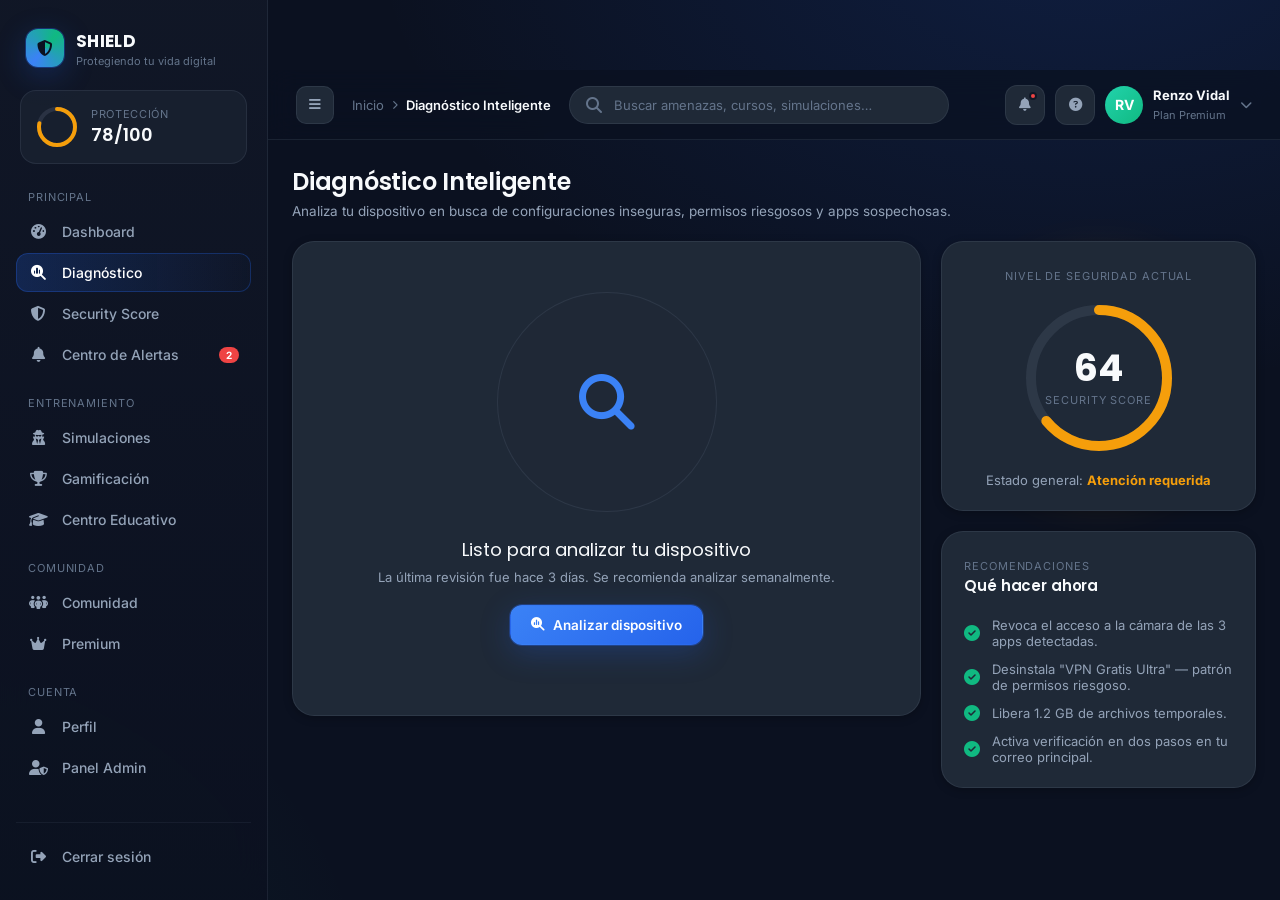
<file: diagnostico.html>
<!DOCTYPE html>
<html lang="es">
<head>
<meta charset="UTF-8">
<meta name="viewport" content="width=device-width, initial-scale=1.0">
<title>Diagnóstico Inteligente — SHIELD</title>
<link rel="preconnect" href="https://fonts.googleapis.com">
<link href="https://fonts.googleapis.com/css2?family=Inter:wght@400;500;600;700&family=Poppins:wght@500;600;700&family=Roboto+Mono:wght@500&display=swap" rel="stylesheet">
<link rel="stylesheet" href="https://cdnjs.cloudflare.com/ajax/libs/font-awesome/6.5.1/css/all.min.css">
<link rel="stylesheet" href="style.css">
<style>
  .scan-zone{ position:relative; padding:50px; text-align:center; overflow:hidden; }
  .scan-ring-wrap{ position:relative; width:220px; height:220px; margin:0 auto 24px; }
  .scan-ring-wrap .pulse{
    position:absolute; inset:0; border-radius:50%; border:2px solid var(--secondary); opacity:0;
  }
  .scan-zone.scanning .pulse{ animation: pulse-out 1.8s ease-out infinite; }
  .scan-zone.scanning .pulse:nth-child(2){ animation-delay:.6s; }
  .scan-zone.scanning .pulse:nth-child(3){ animation-delay:1.2s; }
  @keyframes pulse-out{ 0%{ transform:scale(.7); opacity:.6; } 100%{ transform:scale(1.3); opacity:0; } }
  .scan-icon{ width:220px; height:220px; border-radius:50%; display:flex; align-items:center; justify-content:center; background:var(--card-glass); border:1px solid var(--border); font-size:56px; color:var(--secondary); position:relative; z-index:2; }
  .scan-zone.scanning .scan-icon i{ animation: spin-slow 2.2s linear infinite; }
  @keyframes spin-slow{ to{ transform:rotate(360deg); } }
  .scan-zone.done .scan-icon{ color:var(--success); border-color:rgba(16,185,129,.4); }
  .scan-status{ font-family:var(--font-display); font-size:18px; margin-bottom:6px; }
  .scan-log{ max-width:420px; margin:20px auto 0; text-align:left; }
  .scan-log-item{ display:flex; align-items:center; gap:10px; font-size:12.5px; color:var(--text-faint); padding:6px 0; opacity:0; transform:translateY(6px); transition:.3s var(--ease); }
  .scan-log-item.show{ opacity:1; transform:none; color:var(--text-dim); }
  .scan-log-item i{ width:16px; color:var(--text-faint); }
  .scan-log-item.show i{ color:var(--success); }

  .result-hidden{ display:none; }
  .metric-row{ display:flex; align-items:center; justify-content:space-between; padding:14px 0; border-bottom:1px solid var(--border-soft); }
  .metric-row:last-child{ border-bottom:none; }
</style>
</head>
<body data-page="diagnostico">

<div class="app-loader"><div class="loader-ring"></div></div>

<div class="app-shell">
  <aside class="sidebar" id="sidebar-mount"></aside>
  <div>
    <header class="header" id="header-mount"></header>

    <main class="main">
      <div class="page-title-row">
        <div>
          <h1>Diagnóstico Inteligente</h1>
          <p class="subtitle">Analiza tu dispositivo en busca de configuraciones inseguras, permisos riesgosos y apps sospechosas.</p>
        </div>
      </div>

      <div class="grid grid-main">
        <div class="flex flex-col gap-20">

          <div class="card scan-zone" id="scanZone">
            <div class="scan-ring-wrap">
              <div class="pulse"></div><div class="pulse"></div><div class="pulse"></div>
              <div class="scan-icon" id="scanIcon"><i class="fa-solid fa-magnifying-glass"></i></div>
            </div>
            <div class="scan-status" id="scanStatus">Listo para analizar tu dispositivo</div>
            <p class="fs-13 mb-20" id="scanSubtitle">La última revisión fue hace 3 días. Se recomienda analizar semanalmente.</p>
            <button class="btn btn-primary" id="scanBtn"><i class="fa-solid fa-magnifying-glass-chart"></i> Analizar dispositivo</button>

            <div class="scan-log" id="scanLog"></div>
          </div>

          <div class="card result-hidden" id="resultsCard">
            <div class="card-header">
              <div><span class="card-eyebrow">Resultado</span><h3>Detalle del análisis</h3></div>
              <span class="badge badge-medio">Riesgo medio</span>
            </div>

            <div class="metric-row">
              <div class="flex items-center gap-12"><div class="stat-tile icon bg-orange" style="width:36px;height:36px;font-size:13px;"><i class="fa-solid fa-key"></i></div><div><b class="fs-13">Permisos inseguros</b><p class="fs-12">3 apps con acceso a cámara sin uso reciente</p></div></div>
              <span class="fw-700">3</span>
            </div>
            <div class="metric-row">
              <div class="flex items-center gap-12"><div class="stat-tile icon bg-blue" style="width:36px;height:36px;font-size:13px;"><i class="fa-solid fa-trash"></i></div><div><b class="fs-13">Archivos basura</b><p class="fs-12">Caché acumulada de apps y navegador</p></div></div>
              <span class="fw-700">1.2 GB</span>
            </div>
            <div class="metric-row">
              <div class="flex items-center gap-12"><div class="stat-tile icon bg-red" style="width:36px;height:36px;font-size:13px;"><i class="fa-solid fa-microchip"></i></div><div><b class="fs-13">Consumo de RAM</b><p class="fs-12">6 procesos en segundo plano</p></div></div>
              <span class="fw-700">78%</span>
            </div>
            <div class="metric-row">
              <div class="flex items-center gap-12"><div class="stat-tile icon bg-green" style="width:36px;height:36px;font-size:13px;"><i class="fa-solid fa-hard-drive"></i></div><div><b class="fs-13">Almacenamiento</b><p class="fs-12">Espacio disponible en el dispositivo</p></div></div>
              <span class="fw-700">62% libre</span>
            </div>
            <div class="metric-row">
              <div class="flex items-center gap-12"><div class="stat-tile icon bg-orange" style="width:36px;height:36px;font-size:13px;"><i class="fa-solid fa-triangle-exclamation"></i></div><div><b class="fs-13">Apps sospechosas</b><p class="fs-12">"VPN Gratis Ultra" solicita permisos excesivos</p></div></div>
              <span class="fw-700">1</span>
            </div>

            <button class="btn btn-success btn-block mt-20" data-open-modal="modalOptimizar"><i class="fa-solid fa-broom"></i> Optimizar dispositivo</button>
          </div>
        </div>

        <div class="flex flex-col gap-20">
          <div class="card text-center">
            <span class="card-eyebrow">Nivel de seguridad actual</span>
            <div id="diagGauge" class="flex" style="justify-content:center;margin:14px 0;"></div>
            <p class="fs-13">Estado general: <b class="text-warning">Atención requerida</b></p>
          </div>

          <div class="card">
            <div class="card-header"><div><span class="card-eyebrow">Recomendaciones</span><h3>Qué hacer ahora</h3></div></div>
            <div class="flex flex-col gap-12">
              <div class="flex items-center gap-12"><i class="fa-solid fa-circle-check text-success"></i><p class="fs-13">Revoca el acceso a la cámara de las 3 apps detectadas.</p></div>
              <div class="flex items-center gap-12"><i class="fa-solid fa-circle-check text-success"></i><p class="fs-13">Desinstala "VPN Gratis Ultra" — patrón de permisos riesgoso.</p></div>
              <div class="flex items-center gap-12"><i class="fa-solid fa-circle-check text-success"></i><p class="fs-13">Libera 1.2 GB de archivos temporales.</p></div>
              <div class="flex items-center gap-12"><i class="fa-solid fa-circle-check text-success"></i><p class="fs-13">Activa verificación en dos pasos en tu correo principal.</p></div>
            </div>
          </div>
        </div>
      </div>
    </main>
  </div>
</div>

<div id="notif-panel-mount"></div>

<!-- Modal Optimizar -->
<div class="modal-overlay" id="modalOptimizar">
  <div class="modal">
    <div class="modal-header"><h3>Optimizar dispositivo</h3><button class="modal-close" data-close-modal><i class="fa-solid fa-xmark"></i></button></div>
    <p class="fs-13">Vamos a liberar 1.2 GB de archivos innecesarios y cerrar los procesos en segundo plano detectados. Esto no eliminará tus datos personales.</p>
    <div class="progress mt-20"><span id="optimizeBar" style="width:0%"></span></div>
    <p class="fs-12 text-faint mt-8" id="optimizeStatus">Listo para iniciar</p>
    <div class="modal-footer">
      <button class="btn btn-secondary" data-close-modal>Cancelar</button>
      <button class="btn btn-success" id="startOptimize"><i class="fa-solid fa-broom"></i> Iniciar optimización</button>
    </div>
  </div>
</div>

<script src="app.js"></script>
<script>
  Shield.initLayout({ active:'diagnostico', title:'Diagnóstico', crumbs:['Inicio','Diagnóstico Inteligente'] });
  document.getElementById('diagGauge').innerHTML = Shield.gaugeSVG(64, { size:160, stroke:12 });
  Shield.animateGauges();

  const scanZone = document.getElementById('scanZone');
  const scanBtn = document.getElementById('scanBtn');
  const scanStatus = document.getElementById('scanStatus');
  const scanSubtitle = document.getElementById('scanSubtitle');
  const scanIcon = document.getElementById('scanIcon');
  const scanLog = document.getElementById('scanLog');
  const resultsCard = document.getElementById('resultsCard');

  const steps = [
    'Verificando permisos de aplicaciones…',
    'Buscando archivos basura y caché…',
    'Analizando consumo de RAM…',
    'Escaneando apps sospechosas…',
    'Comprobando configuración de red…',
  ];

  scanBtn.addEventListener('click', () => {
    scanZone.classList.add('scanning');
    scanBtn.disabled = true;
    scanBtn.innerHTML = '<i class="fa-solid fa-spinner fa-spin"></i> Analizando…';
    scanIcon.innerHTML = '<i class="fa-solid fa-arrows-rotate"></i>';
    scanStatus.textContent = 'Analizando tu dispositivo…';
    scanSubtitle.textContent = 'Esto tomará solo unos segundos.';
    scanLog.innerHTML = steps.map((s,i) => `<div class="scan-log-item" id="log-${i}"><i class="fa-solid fa-circle-notch"></i> ${s}</div>`).join('');

    steps.forEach((s,i) => {
      setTimeout(() => { document.getElementById('log-'+i).classList.add('show'); }, 500 + i*650);
    });

    setTimeout(() => {
      scanZone.classList.remove('scanning');
      scanZone.classList.add('done');
      scanIcon.innerHTML = '<i class="fa-solid fa-check"></i>';
      scanStatus.textContent = 'Análisis completado';
      scanSubtitle.textContent = 'Se detectaron 5 puntos que requieren tu atención.';
      scanBtn.disabled = false;
      scanBtn.innerHTML = '<i class="fa-solid fa-rotate"></i> Analizar de nuevo';
      resultsCard.classList.remove('result-hidden');
      Shield.toast('warning', 'Análisis completado', 'Detectamos 5 puntos de riesgo en tu dispositivo.');
    }, 500 + steps.length*650 + 500);
  });

  document.getElementById('startOptimize').addEventListener('click', function(){
    const btn = this;
    const bar = document.getElementById('optimizeBar');
    const status = document.getElementById('optimizeStatus');
    btn.disabled = true;
    let progress = 0;
    status.textContent = 'Liberando espacio y cerrando procesos…';
    const interval = setInterval(() => {
      progress += 14;
      bar.style.width = Math.min(progress,100) + '%';
      if (progress >= 100){
        clearInterval(interval);
        status.textContent = '¡Listo! Se liberaron 1.2 GB y se cerraron 6 procesos.';
        btn.innerHTML = '<i class="fa-solid fa-check"></i> Completado';
        setTimeout(() => {
          Shield.closeModal('modalOptimizar');
          Shield.toast('success', 'Dispositivo optimizado', 'Tu Security Score mejorará en el próximo análisis.');
        }, 900);
      }
    }, 350);
  });
</script>
</body>
</html>
</file>
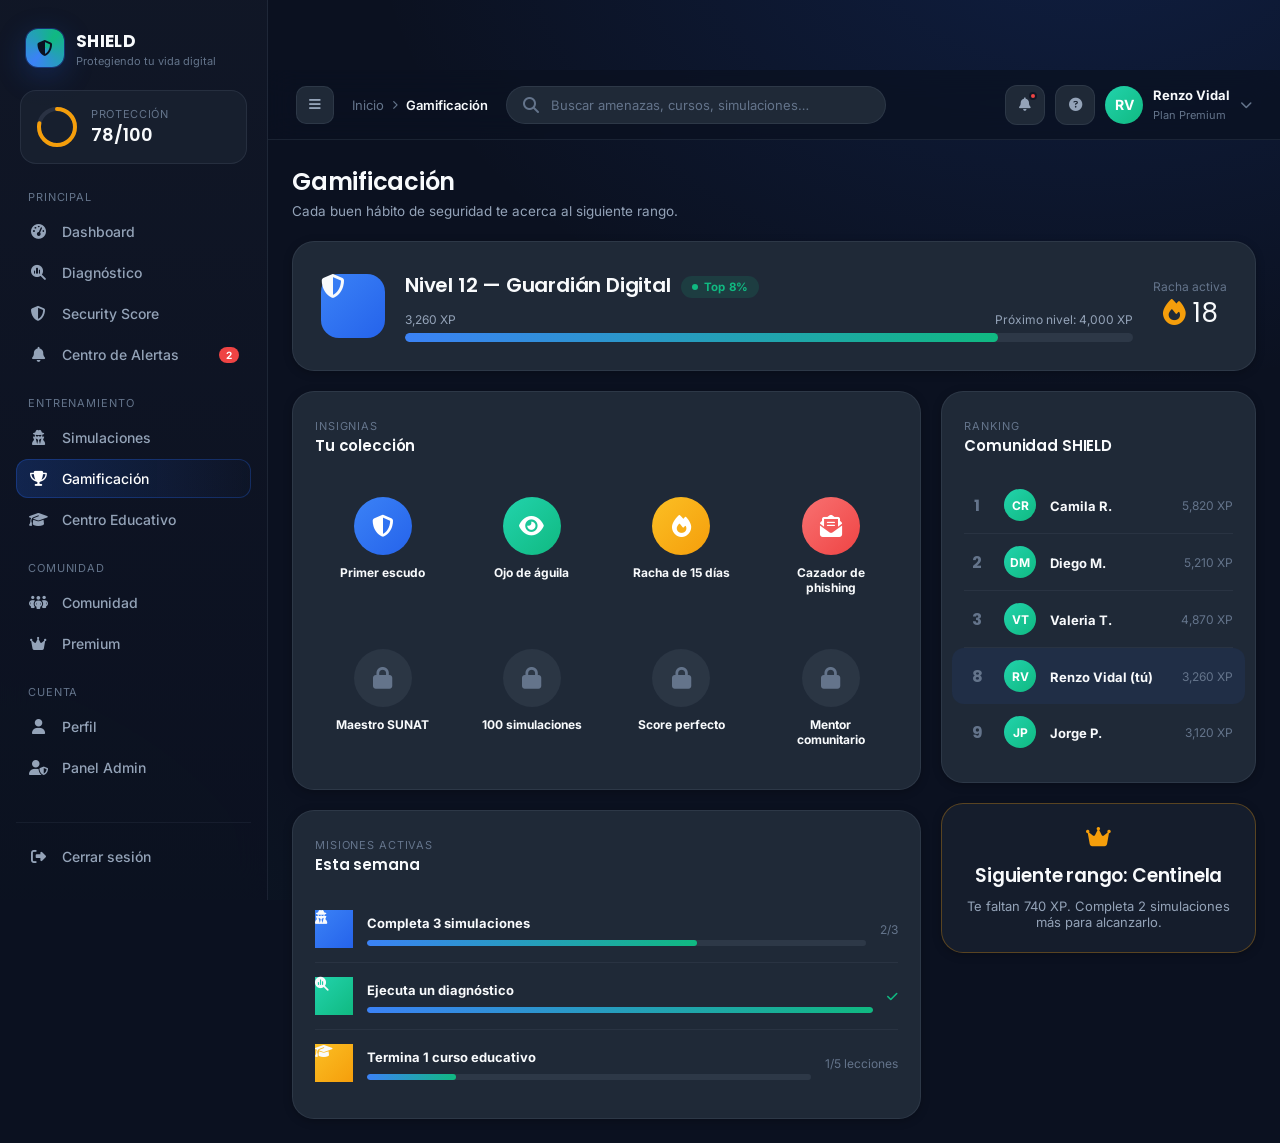
<file: gamificacion.html>
<!DOCTYPE html>
<html lang="es">
<head>
<meta charset="UTF-8">
<meta name="viewport" content="width=device-width, initial-scale=1.0">
<title>Gamificación — SHIELD</title>
<link rel="preconnect" href="https://fonts.googleapis.com">
<link href="https://fonts.googleapis.com/css2?family=Inter:wght@400;500;600;700&family=Poppins:wght@500;600;700&family=Roboto+Mono:wght@500&display=swap" rel="stylesheet">
<link rel="stylesheet" href="https://cdnjs.cloudflare.com/ajax/libs/font-awesome/6.5.1/css/all.min.css">
<link rel="stylesheet" href="style.css">
<style>
  .badge-tile{ display:flex; flex-direction:column; align-items:center; gap:10px; text-align:center; padding:20px 12px; }
  .badge-tile .icon-circle{ width:58px; height:58px; border-radius:50%; display:flex; align-items:center; justify-content:center; font-size:22px; color:#fff; }
  .badge-tile.locked .icon-circle{ background:rgba(148,163,184,.1); color:var(--text-faint); }
  .rank-row{ display:flex; align-items:center; gap:14px; padding:12px 0; border-bottom:1px solid var(--border-soft); }
  .rank-row:last-child{ border-bottom:none; }
  .rank-row .pos{ width:26px; text-align:center; font-family:var(--font-display); font-weight:700; color:var(--text-faint); }
  .rank-row.me{ background:rgba(37,99,235,.08); border-radius:12px; padding:12px; margin:0 -12px; border-bottom:none; }
  .mission-row{ display:flex; align-items:center; gap:14px; padding:14px 0; border-bottom:1px solid var(--border-soft); }
  .mission-row:last-child{ border-bottom:none; }
</style>
</head>
<body data-page="gamificacion">

<div class="app-loader"><div class="loader-ring"></div></div>

<div class="app-shell">
  <aside class="sidebar" id="sidebar-mount"></aside>
  <div>
    <header class="header" id="header-mount"></header>

    <main class="main">
      <div class="page-title-row">
        <div><h1>Gamificación</h1><p class="subtitle">Cada buen hábito de seguridad te acerca al siguiente rango.</p></div>
      </div>

      <div class="card mb-20" style="padding:28px;">
        <div class="flex items-center gap-20" style="flex-wrap:wrap;">
          <div class="stat-tile icon bg-blue" style="width:64px;height:64px;font-size:24px;border-radius:18px;"><i class="fa-solid fa-shield-halved"></i></div>
          <div style="flex:1;min-width:220px;">
            <div class="flex items-center gap-10"><h2 style="font-size:20px;">Nivel 12 — Guardián Digital</h2><span class="badge badge-bajo">Top 8%</span></div>
            <div class="progress-row mt-8"><span>3,260 XP</span><span>Próximo nivel: 4,000 XP</span></div>
            <div class="progress"><span id="xpBar" style="width:0%"></span></div>
          </div>
          <div class="text-center">
            <div class="fs-12 text-faint">Racha activa</div>
            <div style="font-family:var(--font-display);font-size:26px;"><i class="fa-solid fa-fire text-warning"></i> 18</div>
          </div>
        </div>
      </div>

      <div class="grid grid-main">
        <div class="flex flex-col gap-20">
          <div class="card">
            <div class="card-header"><div><span class="card-eyebrow">Insignias</span><h3>Tu colección</h3></div></div>
            <div class="grid grid-4" style="gap:14px;">
              <div class="badge-tile"><div class="icon-circle bg-blue"><i class="fa-solid fa-shield-halved"></i></div><b class="fs-12">Primer escudo</b></div>
              <div class="badge-tile"><div class="icon-circle bg-green"><i class="fa-solid fa-eye"></i></div><b class="fs-12">Ojo de águila</b></div>
              <div class="badge-tile"><div class="icon-circle bg-orange"><i class="fa-solid fa-fire"></i></div><b class="fs-12">Racha de 15 días</b></div>
              <div class="badge-tile"><div class="icon-circle bg-red"><i class="fa-solid fa-envelope-open-text"></i></div><b class="fs-12">Cazador de phishing</b></div>
              <div class="badge-tile locked"><div class="icon-circle"><i class="fa-solid fa-lock"></i></div><b class="fs-12">Maestro SUNAT</b></div>
              <div class="badge-tile locked"><div class="icon-circle"><i class="fa-solid fa-lock"></i></div><b class="fs-12">100 simulaciones</b></div>
              <div class="badge-tile locked"><div class="icon-circle"><i class="fa-solid fa-lock"></i></div><b class="fs-12">Score perfecto</b></div>
              <div class="badge-tile locked"><div class="icon-circle"><i class="fa-solid fa-lock"></i></div><b class="fs-12">Mentor comunitario</b></div>
            </div>
          </div>

          <div class="card">
            <div class="card-header"><div><span class="card-eyebrow">Misiones activas</span><h3>Esta semana</h3></div></div>
            <div class="mission-row">
              <div class="stat-tile icon bg-blue" style="width:38px;height:38px;font-size:14px;"><i class="fa-solid fa-user-secret"></i></div>
              <div style="flex:1;"><b class="fs-13">Completa 3 simulaciones</b><div class="progress thin mt-8"><span style="width:66%"></span></div></div>
              <span class="fs-12 text-faint">2/3</span>
            </div>
            <div class="mission-row">
              <div class="stat-tile icon bg-green" style="width:38px;height:38px;font-size:14px;"><i class="fa-solid fa-magnifying-glass-chart"></i></div>
              <div style="flex:1;"><b class="fs-13">Ejecuta un diagnóstico</b><div class="progress thin mt-8"><span style="width:100%"></span></div></div>
              <span class="fs-12 text-success"><i class="fa-solid fa-check"></i></span>
            </div>
            <div class="mission-row">
              <div class="stat-tile icon bg-orange" style="width:38px;height:38px;font-size:14px;"><i class="fa-solid fa-graduation-cap"></i></div>
              <div style="flex:1;"><b class="fs-13">Termina 1 curso educativo</b><div class="progress thin mt-8"><span style="width:20%"></span></div></div>
              <span class="fs-12 text-faint">1/5 lecciones</span>
            </div>
          </div>
        </div>

        <div class="flex flex-col gap-20">
          <div class="card">
            <div class="card-header"><div><span class="card-eyebrow">Ranking</span><h3>Comunidad SHIELD</h3></div></div>
            <div id="rankingList"></div>
          </div>
          <div class="card glass text-center" style="border-color:rgba(245,158,11,.3)">
            <i class="fa-solid fa-crown" style="font-size:22px;color:var(--warning);"></i>
            <h3 class="mt-12">Siguiente rango: Centinela</h3>
            <p class="fs-13 mt-8">Te faltan 740 XP. Completa 2 simulaciones más para alcanzarlo.</p>
          </div>
        </div>
      </div>
    </main>
  </div>
</div>

<div id="notif-panel-mount"></div>
<script src="app.js"></script>
<script>
  Shield.initLayout({ active:'gamificacion', title:'Gamificación', crumbs:['Inicio','Gamificación'] });
  setTimeout(()=> document.getElementById('xpBar').style.width = '81.5%', 200);

  const ranking = [
    { pos:1, name:'Camila R.', xp:5820, you:false },
    { pos:2, name:'Diego M.', xp:5210, you:false },
    { pos:3, name:'Valeria T.', xp:4870, you:false },
    { pos:8, name:'Renzo Vidal (tú)', xp:3260, you:true },
    { pos:9, name:'Jorge P.', xp:3120, you:false },
  ];
  document.getElementById('rankingList').innerHTML = ranking.map(r => `
    <div class="rank-row ${r.you?'me':''}">
      <div class="pos">${r.pos}</div>
      <div class="avatar" style="width:32px;height:32px;font-size:12px;">${r.name.split(' ').map(w=>w[0]).slice(0,2).join('')}</div>
      <div style="flex:1;"><b class="fs-13">${r.name}</b></div>
      <span class="fs-12 text-faint">${r.xp.toLocaleString('es-PE')} XP</span>
    </div>`).join('');
</script>
</body>
</html>
</file>
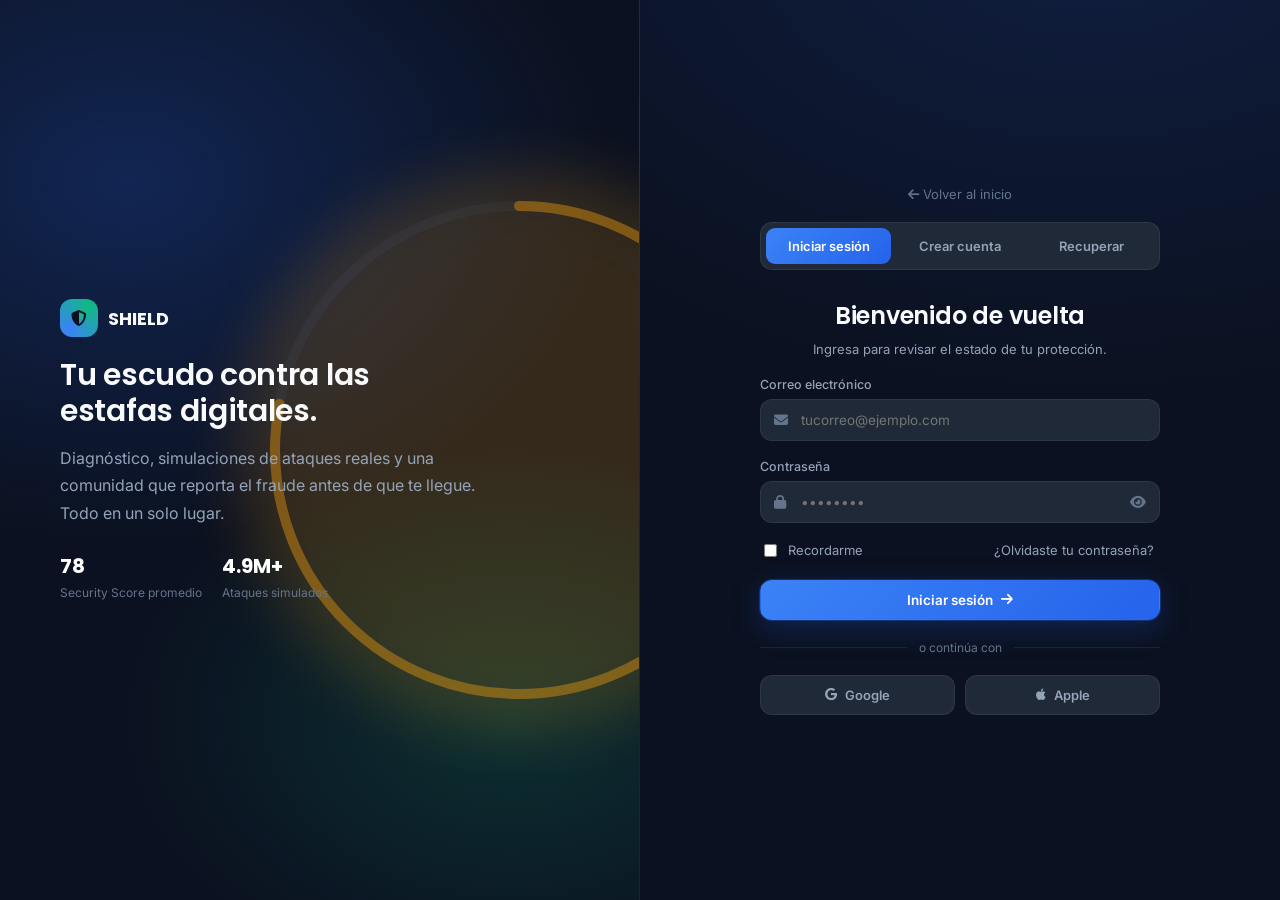
<file: login.html>
<!DOCTYPE html>
<html lang="es">
<head>
<meta charset="UTF-8">
<meta name="viewport" content="width=device-width, initial-scale=1.0">
<title>SHIELD — Acceder</title>
<link rel="preconnect" href="https://fonts.googleapis.com">
<link href="https://fonts.googleapis.com/css2?family=Inter:wght@400;500;600;700&family=Poppins:wght@500;600;700&family=Roboto+Mono:wght@500&display=swap" rel="stylesheet">
<link rel="stylesheet" href="https://cdnjs.cloudflare.com/ajax/libs/font-awesome/6.5.1/css/all.min.css">
<link rel="stylesheet" href="style.css">
</head>
<body>

<div class="auth-shell">
  <!-- Panel visual -->
  <div class="auth-visual">
    <div class="halo-bg" id="authGauge"></div>
    <div style="position:relative;z-index:2;max-width:420px;">
      <div class="flex items-center gap-10 mb-20">
        <div class="logo-mark" style="width:38px;height:38px;border-radius:12px;background:conic-gradient(from 220deg,var(--secondary),var(--success),var(--secondary));display:flex;align-items:center;justify-content:center;">
          <i class="fa-solid fa-shield-halved" style="color:#0B1120"></i>
        </div>
        <b style="font-family:var(--font-display);font-size:18px;">SHIELD</b>
      </div>
      <h1 style="font-size:30px;line-height:1.2;">Tu escudo contra las estafas digitales.</h1>
      <p class="mt-16" style="line-height:1.7;">Diagnóstico, simulaciones de ataques reales y una comunidad que reporta el fraude antes de que te llegue. Todo en un solo lugar.</p>
      <div class="flex gap-20 mt-24">
        <div><b class="fs-13" style="display:block;color:#fff;font-family:var(--font-display);font-size:20px;">78</b><span class="fs-12 text-faint">Security Score promedio</span></div>
        <div><b class="fs-13" style="display:block;color:#fff;font-family:var(--font-display);font-size:20px;">4.9M+</b><span class="fs-12 text-faint">Ataques simulados</span></div>
      </div>
    </div>
  </div>

  <!-- Panel de formulario -->
  <div class="auth-form-side">
    <div class="auth-card">

      <div class="flex items-center gap-10 mb-20" style="justify-content:center;">
        <a href="index.html" class="text-faint fs-13"><i class="fa-solid fa-arrow-left"></i> Volver al inicio</a>
      </div>

      <div class="auth-tabs">
        <button class="tab-btn active" data-tab="login">Iniciar sesión</button>
        <button class="tab-btn" data-tab="registro">Crear cuenta</button>
        <button class="tab-btn" data-tab="recuperar">Recuperar</button>
      </div>

      <!-- LOGIN -->
      <div class="auth-panel active" id="panel-login">
        <h2 class="text-center mb-8">Bienvenido de vuelta</h2>
        <p class="text-center fs-13 mb-20">Ingresa para revisar el estado de tu protección.</p>
        <form id="formLogin">
          <div class="field">
            <label>Correo electrónico</label>
            <div class="input-wrap"><i class="fa-solid fa-envelope"></i><input type="email" placeholder="tucorreo@ejemplo.com" required></div>
          </div>
          <div class="field">
            <label>Contraseña</label>
            <div class="input-wrap">
              <i class="fa-solid fa-lock"></i>
              <input type="password" id="loginPass" placeholder="••••••••" required>
              <i class="fa-solid fa-eye toggle-pass" data-target="loginPass"></i>
            </div>
          </div>
          <div class="flex justify-between items-center mb-20">
            <label class="checkbox-row"><input type="checkbox"> Recordarme</label>
            <button type="button" class="tab-link fs-13 text-dim" data-tab="recuperar" style="background:none;border:none;">¿Olvidaste tu contraseña?</button>
          </div>
          <button type="submit" class="btn btn-primary btn-block">Iniciar sesión <i class="fa-solid fa-arrow-right"></i></button>
        </form>
        <div class="divider-text">o continúa con</div>
        <div class="social-row">
          <button class="social-btn"><i class="fa-brands fa-google"></i> Google</button>
          <button class="social-btn"><i class="fa-brands fa-apple"></i> Apple</button>
        </div>
      </div>

      <!-- REGISTRO -->
      <div class="auth-panel" id="panel-registro">
        <h2 class="text-center mb-8">Crea tu cuenta gratis</h2>
        <p class="text-center fs-13 mb-20">Empieza a proteger tu vida digital en menos de 1 minuto.</p>
        <form id="formRegistro">
          <div class="field">
            <label>Nombre completo</label>
            <div class="input-wrap"><i class="fa-solid fa-user"></i><input type="text" placeholder="Renzo Vidal" required></div>
          </div>
          <div class="field">
            <label>Correo electrónico</label>
            <div class="input-wrap"><i class="fa-solid fa-envelope"></i><input type="email" placeholder="tucorreo@ejemplo.com" required></div>
          </div>
          <div class="field">
            <label>Contraseña</label>
            <div class="input-wrap">
              <i class="fa-solid fa-lock"></i>
              <input type="password" id="regPass" placeholder="Mínimo 8 caracteres" required>
              <i class="fa-solid fa-eye toggle-pass" data-target="regPass"></i>
            </div>
            <div class="progress thin mt-8"><span id="passStrength" style="width:0%;background:var(--danger);"></span></div>
            <div class="hint" id="passHint">Fuerza de la contraseña</div>
          </div>
          <label class="checkbox-row mb-20"><input type="checkbox" required> Acepto los <a href="#" class="text-dim" style="text-decoration:underline;">Términos</a> y la <a href="#" class="text-dim" style="text-decoration:underline;">Política de privacidad</a></label>
          <button type="submit" class="btn btn-primary btn-block">Crear cuenta <i class="fa-solid fa-shield-halved"></i></button>
        </form>
      </div>

      <!-- RECUPERAR -->
      <div class="auth-panel" id="panel-recuperar">
        <h2 class="text-center mb-8">Recupera tu acceso</h2>
        <p class="text-center fs-13 mb-20">Te enviaremos un enlace seguro a tu correo registrado.</p>
        <form id="formRecuperar">
          <div class="field">
            <label>Correo electrónico</label>
            <div class="input-wrap"><i class="fa-solid fa-envelope"></i><input type="email" placeholder="tucorreo@ejemplo.com" required></div>
          </div>
          <button type="submit" class="btn btn-primary btn-block">Enviar enlace de recuperación</button>
        </form>
        <p class="text-center fs-13 mt-20">¿Ya la recordaste? <button class="tab-link" data-tab="login" style="background:none;border:none;color:var(--secondary);font-weight:600;">Inicia sesión</button></p>
      </div>

    </div>
  </div>
</div>

<script src="app.js"></script>
<script>
  document.getElementById('authGauge').innerHTML = Shield.gaugeSVG(78, { size:520, stroke:16, showLabel:false });
  Shield.animateGauges();

  // Tabs
  const tabs = Shield.qsa('.tab-btn');
  function activateTab(name){
    tabs.forEach(t => t.classList.toggle('active', t.dataset.tab === name));
    Shield.qsa('.auth-panel').forEach(p => p.classList.toggle('active', p.id === 'panel-'+name));
  }
  tabs.forEach(t => t.addEventListener('click', ()=> activateTab(t.dataset.tab)));
  Shield.qsa('.tab-link').forEach(t => t.addEventListener('click', ()=> activateTab(t.dataset.tab)));
  if (location.hash === '#registro') activateTab('registro');

  // Mostrar / ocultar contraseña
  Shield.qsa('.toggle-pass').forEach(icon=>{
    icon.addEventListener('click', ()=>{
      const input = document.getElementById(icon.dataset.target);
      const showing = input.type === 'text';
      input.type = showing ? 'password' : 'text';
      icon.classList.toggle('fa-eye', showing);
      icon.classList.toggle('fa-eye-slash', !showing);
    });
  });

  // Medidor de fuerza de contraseña
  const regPass = document.getElementById('regPass');
  if (regPass){
    regPass.addEventListener('input', ()=>{
      const v = regPass.value;
      let score = 0;
      if (v.length >= 8) score += 33;
      if (/[A-Z]/.test(v) && /[0-9]/.test(v)) score += 33;
      if (/[^A-Za-z0-9]/.test(v)) score += 34;
      const bar = document.getElementById('passStrength');
      const hint = document.getElementById('passHint');
      bar.style.width = score + '%';
      bar.style.background = score < 34 ? 'var(--danger)' : score < 67 ? 'var(--warning)' : 'var(--success)';
      hint.textContent = v.length===0 ? 'Fuerza de la contraseña' : score < 34 ? 'Débil — agrega mayúsculas y números' : score < 67 ? 'Media — agrega un símbolo' : 'Fuerte';
    });
  }

  // Envío simulado de formularios
  document.getElementById('formLogin').addEventListener('submit', e=>{
    e.preventDefault();
    const email = document.querySelector('#formLogin input[type="email"]').value;
    // Guardar email en localStorage (en una app real verificarías credenciales)
    localStorage.setItem('userEmail', email);
    Shield.toast('success', 'Sesión iniciada', 'Redirigiendo a tu dashboard…');
    setTimeout(()=> location.href = 'dashboard.html', 900);
  });
  document.getElementById('formRegistro').addEventListener('submit', e=>{
    e.preventDefault();
    const nombre = document.querySelector('#formRegistro input[type="text"]').value;
    const email = document.querySelector('#formRegistro input[type="email"]').value;
    localStorage.setItem('userNombre', nombre);
    localStorage.setItem('userEmail', email);
    localStorage.setItem('userAvatarInitials', Shield.initials(nombre));
    Shield.toast('success', 'Cuenta creada', 'Bienvenido a SHIELD. Configuremos tu primer diagnóstico.');
    setTimeout(()=> location.href = 'dashboard.html', 900);
  });
  document.getElementById('formRecuperar').addEventListener('submit', e=>{
    e.preventDefault();
    Shield.toast('info', 'Enlace enviado', 'Revisa tu bandeja de entrada en los próximos minutos.');
  });
</script>
</body>
</html>
</file>
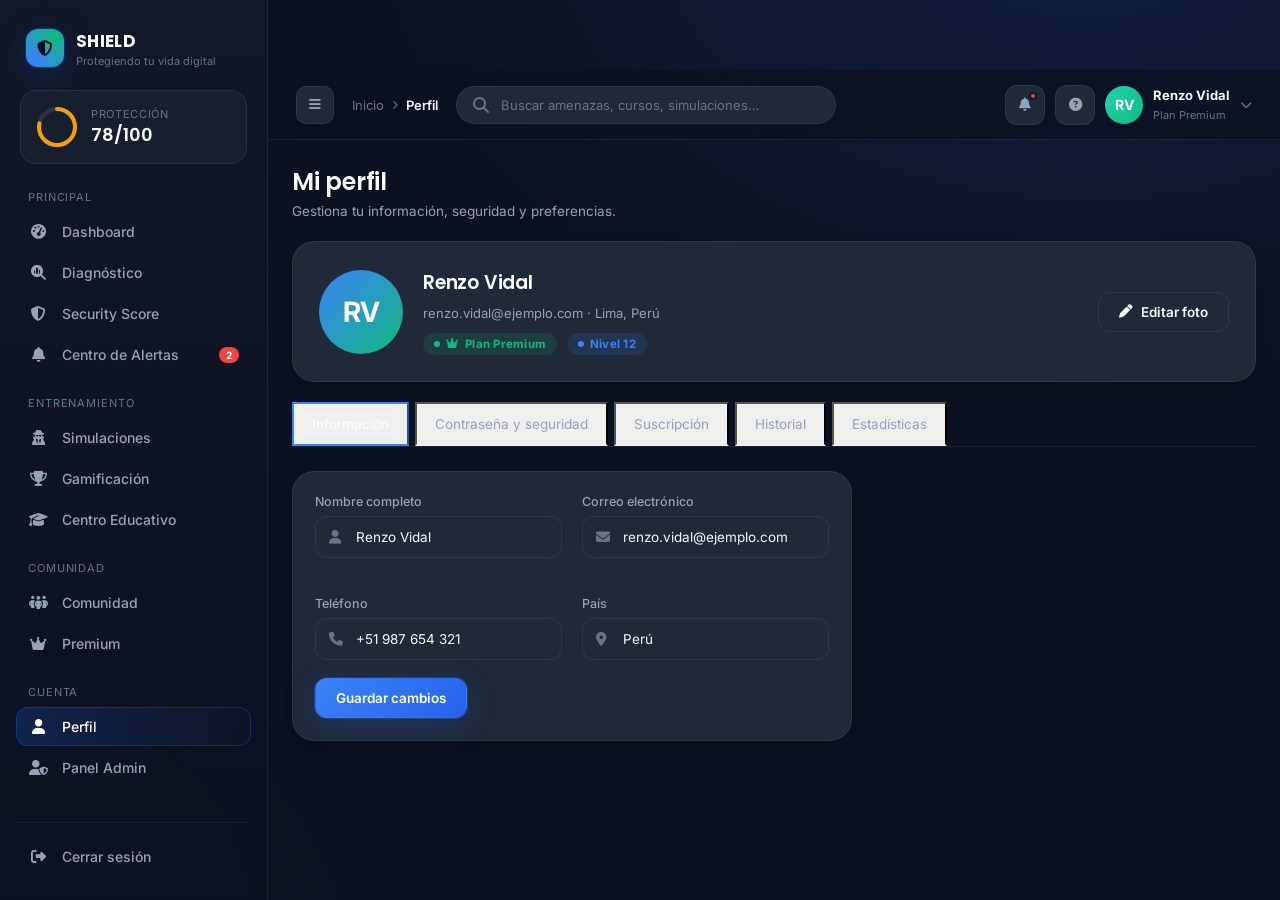
<file: perfil.html>
<!DOCTYPE html>
<html lang="es">
<head>
<meta charset="UTF-8">
<meta name="viewport" content="width=device-width, initial-scale=1.0">
<title>Perfil — SHIELD</title>
<link rel="preconnect" href="https://fonts.googleapis.com">
<link href="https://fonts.googleapis.com/css2?family=Inter:wght@400;500;600;700&family=Poppins:wght@500;600;700&family=Roboto+Mono:wght@500&display=swap" rel="stylesheet">
<link rel="stylesheet" href="https://cdnjs.cloudflare.com/ajax/libs/font-awesome/6.5.1/css/all.min.css">
<link rel="stylesheet" href="style.css">
<style>
  .profile-tabs{ display:flex; gap:6px; border-bottom:1px solid var(--border); margin-bottom:24px; overflow-x:auto; }
  .profile-tab{ padding:12px 18px; font-size:13.5px; color:var(--text-dim); border-bottom:2px solid transparent; white-space:nowrap; }
  .profile-tab.active{ color:#fff; border-color:var(--secondary); }
  .profile-panel{ display:none; }
  .profile-panel.active{ display:block; animation: fade-up .3s var(--ease); }
  .avatar-lg{ width:84px; height:84px; border-radius:50%; background:linear-gradient(135deg,var(--secondary),var(--success)); display:flex; align-items:center; justify-content:center; font-size:28px; font-weight:700; color:#fff; }
  .history-row{ display:flex; align-items:center; gap:14px; padding:14px 0; border-bottom:1px solid var(--border-soft); }
  .history-row:last-child{ border-bottom:none; }
</style>
</head>
<body data-page="perfil">

<div class="app-loader"><div class="loader-ring"></div></div>

<div class="app-shell">
  <aside class="sidebar" id="sidebar-mount"></aside>
  <div>
    <header class="header" id="header-mount"></header>

    <main class="main">
      <div class="page-title-row"><div><h1>Mi perfil</h1><p class="subtitle">Gestiona tu información, seguridad y preferencias.</p></div></div>

      <div class="card mb-20" style="padding:26px;">
        <div class="flex items-center gap-20" style="flex-wrap:wrap;">
          <div class="avatar-lg">RV</div>
          <div style="flex:1;min-width:200px;">
            <h2 style="font-size:19px;">Renzo Vidal</h2>
            <p class="fs-13 mt-8">renzo.vidal@ejemplo.com · Lima, Perú</p>
            <div class="flex gap-10 mt-12">
              <span class="badge badge-bajo"><i class="fa-solid fa-crown"></i> Plan Premium</span>
              <span class="badge badge-medio">Nivel 12</span>
            </div>
          </div>
          <button class="btn btn-secondary"><i class="fa-solid fa-pen"></i> Editar foto</button>
        </div>
      </div>

      <div class="profile-tabs">
        <button class="profile-tab active" data-tab="info">Información</button>
        <button class="profile-tab" data-tab="seguridad">Contraseña y seguridad</button>
        <button class="profile-tab" data-tab="suscripcion">Suscripción</button>
        <button class="profile-tab" data-tab="historial">Historial</button>
        <button class="profile-tab" data-tab="estadisticas">Estadísticas</button>
      </div>

      <!-- Información -->
      <div class="profile-panel active" id="panel-info">
        <div class="card" style="max-width:560px;">
          <div class="grid grid-2">
            <div class="field"><label>Nombre completo</label><div class="input-wrap"><i class="fa-solid fa-user"></i><input type="text" value="Renzo Vidal"></div></div>
            <div class="field"><label>Correo electrónico</label><div class="input-wrap"><i class="fa-solid fa-envelope"></i><input type="email" value="renzo.vidal@ejemplo.com"></div></div>
            <div class="field"><label>Teléfono</label><div class="input-wrap"><i class="fa-solid fa-phone"></i><input type="text" value="+51 987 654 321"></div></div>
            <div class="field"><label>País</label><div class="input-wrap"><i class="fa-solid fa-location-dot"></i><input type="text" value="Perú"></div></div>
          </div>
          <button class="btn btn-primary" id="saveInfo">Guardar cambios</button>
        </div>
      </div>

      <!-- Seguridad -->
      <div class="profile-panel" id="panel-seguridad">
        <div class="card" style="max-width:560px;">
          <div class="field"><label>Contraseña actual</label><div class="input-wrap"><i class="fa-solid fa-lock"></i><input type="password" placeholder="••••••••"></div></div>
          <div class="field"><label>Nueva contraseña</label><div class="input-wrap"><i class="fa-solid fa-lock"></i><input type="password" placeholder="Mínimo 8 caracteres"></div></div>
          <div class="flex items-center justify-between mb-20" style="padding:14px; border:1px solid var(--border); border-radius:12px;">
            <div><b class="fs-13">Autenticación en dos pasos</b><p class="fs-12 mt-8">Añade una capa extra de protección a tu cuenta.</p></div>
            <label class="checkbox-row"><input type="checkbox" checked id="twoFA"></label>
          </div>
          <button class="btn btn-primary" id="savePass">Actualizar contraseña</button>
        </div>
      </div>

      <!-- Suscripción -->
      <div class="profile-panel" id="panel-suscripcion">
        <div class="card" style="max-width:560px;">
          <div class="flex justify-between items-center mb-16">
            <div><b class="fs-14">Plan actual</b><p class="fs-12 mt-8">Renovación automática el 1 de agosto de 2026</p></div>
            <span class="badge badge-bajo"><i class="fa-solid fa-crown"></i> Premium</span>
          </div>
          <div class="progress mb-16"><span style="width:70%"></span></div>
          <p class="fs-12 text-faint mb-20">21 días restantes de tu ciclo actual</p>
          <div class="flex gap-10">
            <a href="premium.html" class="btn btn-secondary">Cambiar de plan</a>
            <button class="btn btn-ghost" style="color:var(--danger)">Cancelar suscripción</button>
          </div>
        </div>
      </div>

      <!-- Historial -->
      <div class="profile-panel" id="panel-historial">
        <div class="card" style="max-width:640px;" id="historyList"></div>
      </div>

      <!-- Estadísticas -->
      <div class="profile-panel" id="panel-estadisticas">
        <div class="grid grid-4">
          <div class="card stat-tile"><div class="icon bg-blue"><i class="fa-solid fa-user-secret"></i></div><div class="value">47</div><div class="label">Simulaciones completadas</div></div>
          <div class="card stat-tile"><div class="icon bg-green"><i class="fa-solid fa-graduation-cap"></i></div><div class="value">12</div><div class="label">Cursos finalizados</div></div>
          <div class="card stat-tile"><div class="icon bg-orange"><i class="fa-solid fa-flag"></i></div><div class="value">9</div><div class="label">Fraudes reportados</div></div>
          <div class="card stat-tile"><div class="icon bg-red"><i class="fa-solid fa-shield-halved"></i></div><div class="value">18</div><div class="label">Días de protección seguida</div></div>
        </div>
      </div>
    </main>
  </div>
</div>

<div id="notif-panel-mount"></div>
<script src="app.js"></script>
<script>
  Shield.initLayout({ active:'perfil', title:'Perfil', crumbs:['Inicio','Perfil'] });

  Shield.qsa('.profile-tab').forEach(tab => tab.addEventListener('click', () => {
    Shield.qsa('.profile-tab').forEach(t => t.classList.remove('active'));
    Shield.qsa('.profile-panel').forEach(p => p.classList.remove('active'));
    tab.classList.add('active');
    document.getElementById('panel-'+tab.dataset.tab).classList.add('active');
  }));

  const history = [
    { icon:'fa-user-secret', color:'bg-blue', title:'Simulación completada: Phishing bancario', time:'hace 2 días' },
    { icon:'fa-magnifying-glass-chart', color:'bg-green', title:'Diagnóstico ejecutado — Score 78/100', time:'hace 3 días' },
    { icon:'fa-flag', color:'bg-orange', title:'Reportaste un fraude verificado', time:'hace 5 días' },
    { icon:'fa-graduation-cap', color:'bg-red', title:'Curso finalizado: Reconoce el phishing en segundos', time:'hace 1 semana' },
  ];
  document.getElementById('historyList').innerHTML = history.map(h => `
    <div class="history-row">
      <div class="stat-tile icon ${h.color}" style="width:36px;height:36px;font-size:13px;"><i class="fa-solid ${h.icon}"></i></div>
      <div style="flex:1;"><b class="fs-13">${h.title}</b></div>
      <span class="fs-12 text-faint">${h.time}</span>
    </div>`).join('');

  document.getElementById('saveInfo').addEventListener('click', () => Shield.toast('success','Información actualizada'));
  document.getElementById('savePass').addEventListener('click', () => Shield.toast('success','Contraseña actualizada','Tu cuenta ahora es más segura.'));
  document.getElementById('twoFA').addEventListener('change', e => Shield.toast(e.target.checked?'success':'warning', e.target.checked?'2FA activado':'2FA desactivado'));
</script>
</body>
</html>
</file>
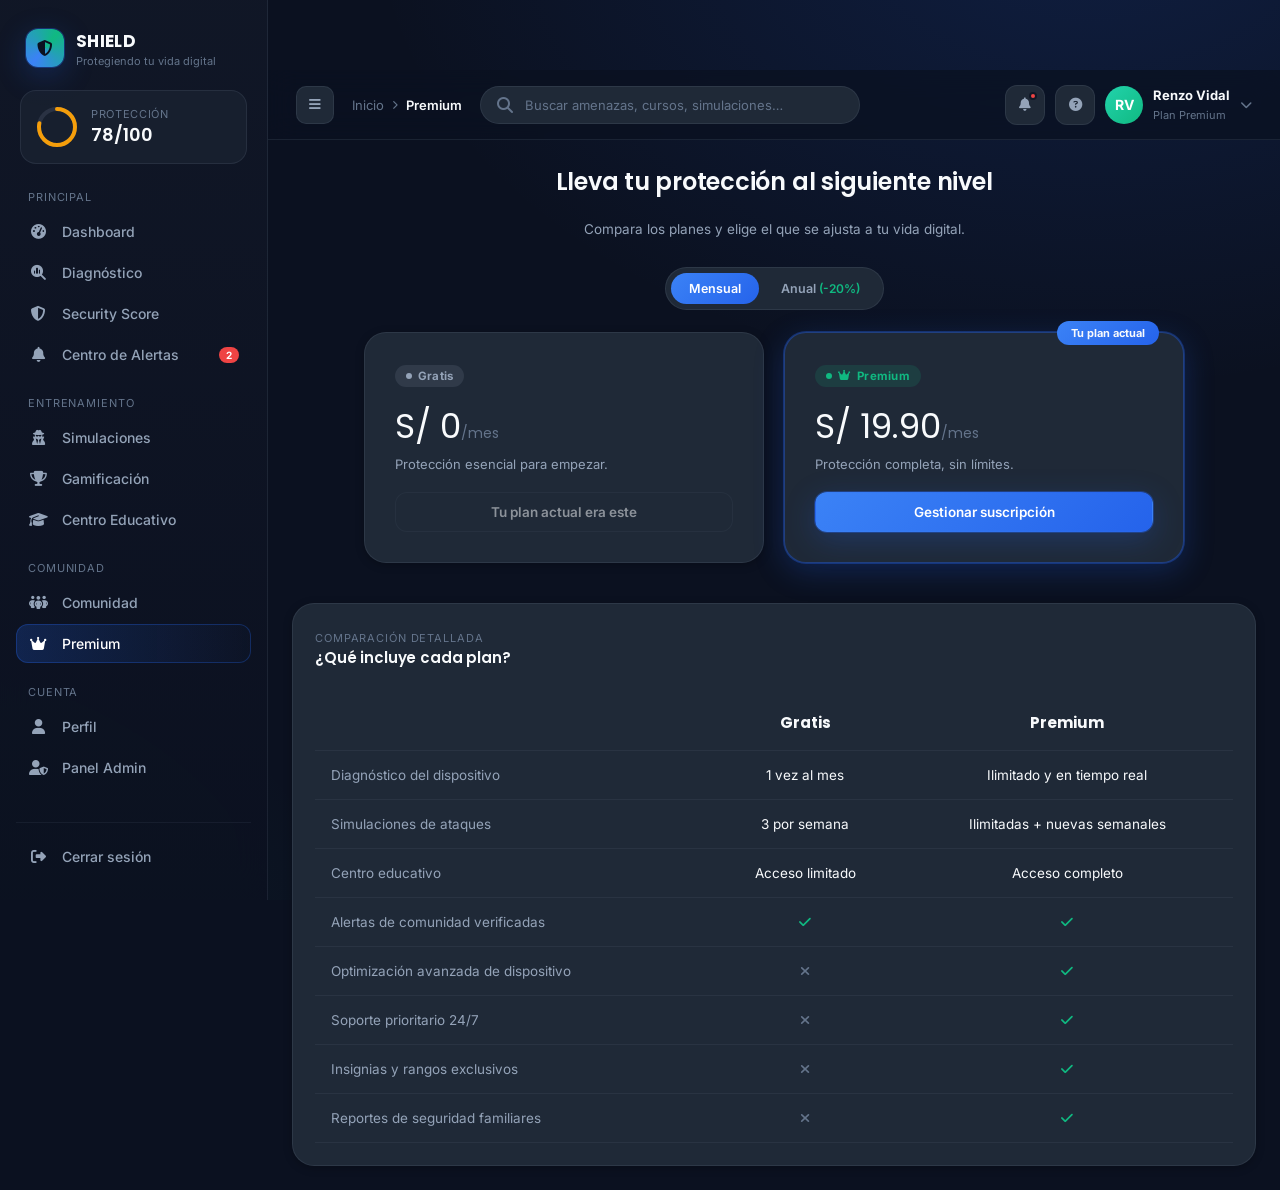
<file: premium.html>
<!DOCTYPE html>
<html lang="es">
<head>
<meta charset="UTF-8">
<meta name="viewport" content="width=device-width, initial-scale=1.0">
<title>Premium — SHIELD</title>
<link rel="preconnect" href="https://fonts.googleapis.com">
<link href="https://fonts.googleapis.com/css2?family=Inter:wght@400;500;600;700&family=Poppins:wght@500;600;700&family=Roboto+Mono:wght@500&display=swap" rel="stylesheet">
<link rel="stylesheet" href="https://cdnjs.cloudflare.com/ajax/libs/font-awesome/6.5.1/css/all.min.css">
<link rel="stylesheet" href="style.css">
<style>
  .compare-table{ width:100%; border-collapse:collapse; }
  .compare-table th, .compare-table td{ padding:16px; text-align:center; border-bottom:1px solid var(--border-soft); font-size:13.5px; }
  .compare-table th:first-child, .compare-table td:first-child{ text-align:left; color:var(--text-dim); }
  .compare-table thead th{ font-family:var(--font-display); font-size:15px; padding-top:22px; }
  .compare-table i.fa-check{ color:var(--success); }
  .compare-table i.fa-xmark{ color:var(--text-faint); }
  .plan-toggle{ display:inline-flex; background:var(--card); border:1px solid var(--border); border-radius:999px; padding:5px; gap:4px; }
  .plan-toggle button{ padding:8px 18px; border:none; background:none; border-radius:999px; color:var(--text-dim); font-size:12.5px; font-weight:600; }
  .plan-toggle button.active{ background:linear-gradient(135deg,var(--secondary),var(--primary)); color:#fff; }
</style>
</head>
<body data-page="premium">

<div class="app-loader"><div class="loader-ring"></div></div>

<div class="app-shell">
  <aside class="sidebar" id="sidebar-mount"></aside>
  <div>
    <header class="header" id="header-mount"></header>

    <main class="main">
      <div class="page-title-row" style="flex-direction:column;align-items:center;text-align:center;">
        <h1>Lleva tu protección al siguiente nivel</h1>
        <p class="subtitle">Compara los planes y elige el que se ajusta a tu vida digital.</p>
        <div class="plan-toggle mt-16">
          <button class="active" id="btnMensual">Mensual</button>
          <button id="btnAnual">Anual <span class="text-success fs-12">(-20%)</span></button>
        </div>
      </div>

      <div class="grid grid-2" style="max-width:820px;margin:0 auto 40px;">
        <div class="card" style="padding:30px;">
          <span class="badge badge-neutral">Gratis</span>
          <div style="font-family:var(--font-display);font-size:34px;margin:14px 0 4px;">S/ 0<span class="fs-14 text-faint">/mes</span></div>
          <p class="fs-13">Protección esencial para empezar.</p>
          <button class="btn btn-secondary btn-block mt-20" disabled>Tu plan actual era este</button>
        </div>
        <div class="card" style="padding:30px;border:1px solid rgba(37,99,235,.4);box-shadow:var(--shadow-glow-blue);position:relative;">
          <span style="position:absolute;top:-12px;right:24px;background:linear-gradient(135deg,var(--secondary),var(--primary));padding:5px 14px;border-radius:999px;font-size:11px;font-weight:700;">Tu plan actual</span>
          <span class="badge badge-bajo"><i class="fa-solid fa-crown"></i> Premium</span>
          <div style="font-family:var(--font-display);font-size:34px;margin:14px 0 4px;" id="premiumPrice">S/ 19.90<span class="fs-14 text-faint">/mes</span></div>
          <p class="fs-13">Protección completa, sin límites.</p>
          <button class="btn btn-primary btn-block mt-20" data-open-modal="modalUpgrade">Gestionar suscripción</button>
        </div>
      </div>

      <div class="card">
        <div class="card-header"><div><span class="card-eyebrow">Comparación detallada</span><h3>¿Qué incluye cada plan?</h3></div></div>
        <div style="overflow-x:auto;">
          <table class="compare-table">
            <thead><tr><th></th><th>Gratis</th><th>Premium</th></tr></thead>
            <tbody>
              <tr><td>Diagnóstico del dispositivo</td><td>1 vez al mes</td><td>Ilimitado y en tiempo real</td></tr>
              <tr><td>Simulaciones de ataques</td><td>3 por semana</td><td>Ilimitadas + nuevas semanales</td></tr>
              <tr><td>Centro educativo</td><td>Acceso limitado</td><td>Acceso completo</td></tr>
              <tr><td>Alertas de comunidad verificadas</td><td><i class="fa-solid fa-check"></i></td><td><i class="fa-solid fa-check"></i></td></tr>
              <tr><td>Optimización avanzada de dispositivo</td><td><i class="fa-solid fa-xmark"></i></td><td><i class="fa-solid fa-check"></i></td></tr>
              <tr><td>Soporte prioritario 24/7</td><td><i class="fa-solid fa-xmark"></i></td><td><i class="fa-solid fa-check"></i></td></tr>
              <tr><td>Insignias y rangos exclusivos</td><td><i class="fa-solid fa-xmark"></i></td><td><i class="fa-solid fa-check"></i></td></tr>
              <tr><td>Reportes de seguridad familiares</td><td><i class="fa-solid fa-xmark"></i></td><td><i class="fa-solid fa-check"></i></td></tr>
            </tbody>
          </table>
        </div>
      </div>
    </main>
  </div>
</div>

<div id="notif-panel-mount"></div>

<div class="modal-overlay" id="modalUpgrade">
  <div class="modal">
    <div class="modal-header"><h3>Gestionar suscripción Premium</h3><button class="modal-close" data-close-modal><i class="fa-solid fa-xmark"></i></button></div>
    <p class="fs-13">Tu plan Premium se renueva automáticamente el 1 de agosto de 2026 por S/ 19.90.</p>
    <div class="modal-footer">
      <button class="btn btn-secondary" data-close-modal>Cerrar</button>
      <button class="btn btn-danger" id="cancelPremium">Cancelar suscripción</button>
    </div>
  </div>
</div>

<script src="app.js"></script>
<script>
  Shield.initLayout({ active:'premium', title:'Premium', crumbs:['Inicio','Premium'] });

  document.getElementById('btnMensual').addEventListener('click', function(){
    this.classList.add('active'); document.getElementById('btnAnual').classList.remove('active');
    document.getElementById('premiumPrice').innerHTML = 'S/ 19.90<span class="fs-14 text-faint">/mes</span>';
  });
  document.getElementById('btnAnual').addEventListener('click', function(){
    this.classList.add('active'); document.getElementById('btnMensual').classList.remove('active');
    document.getElementById('premiumPrice').innerHTML = 'S/ 15.90<span class="fs-14 text-faint">/mes</span>';
  });
  document.getElementById('cancelPremium').addEventListener('click', () => {
    Shield.closeModal('modalUpgrade');
    Shield.toast('info', 'Suscripción en revisión', 'Mantendrás Premium hasta el fin de tu ciclo actual.');
  });
</script>
</body>
</html>
</file>
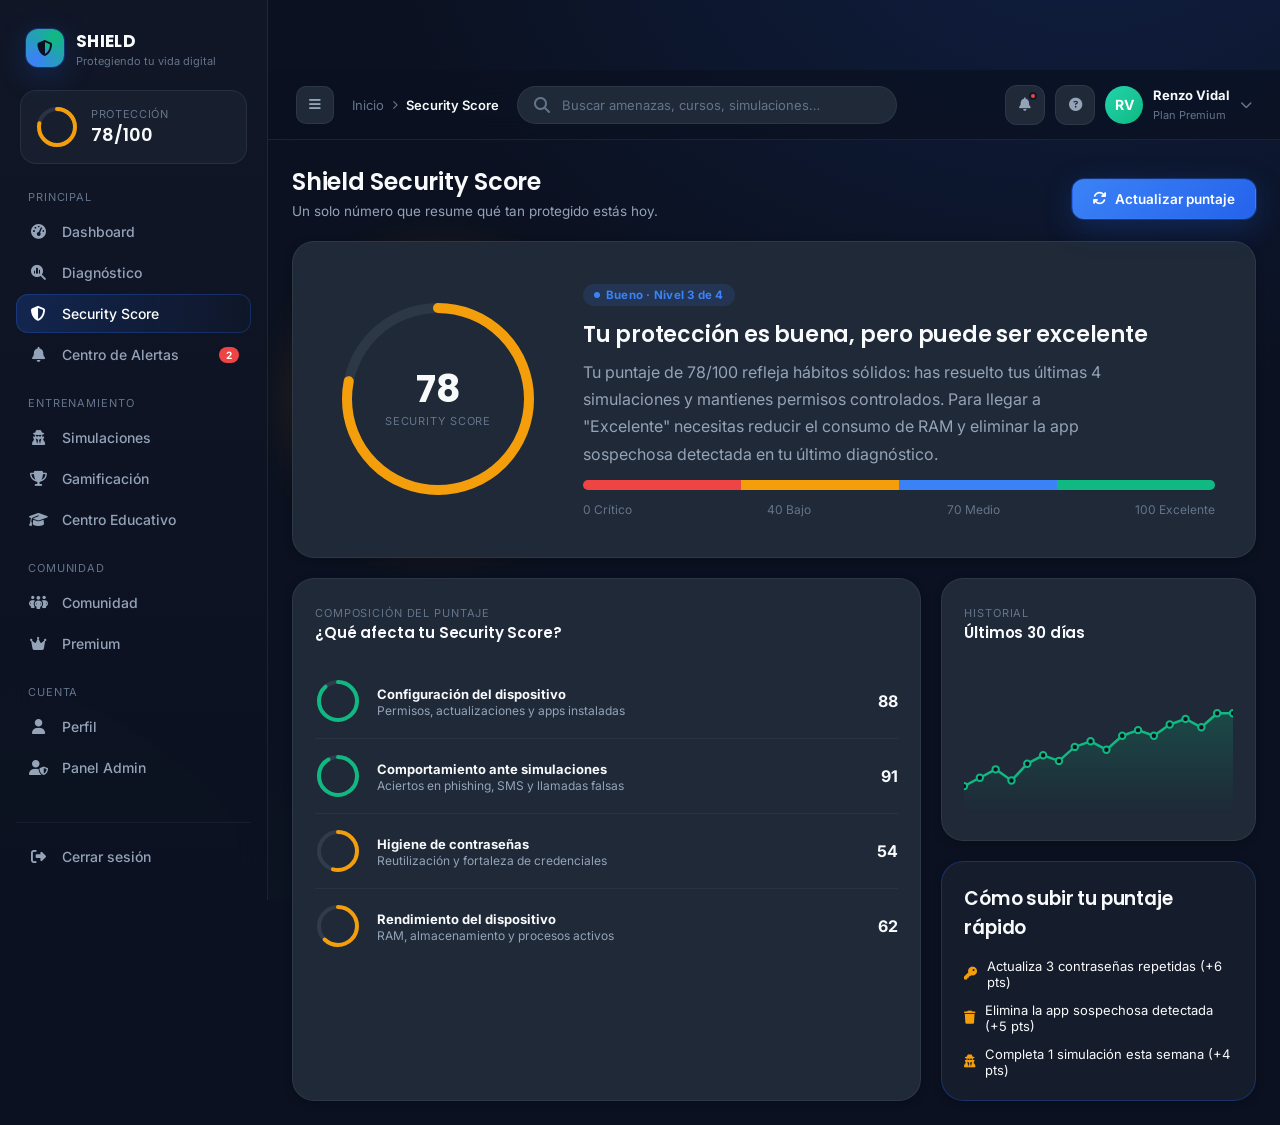
<file: security-score.html>
<!DOCTYPE html>
<html lang="es">
<head>
<meta charset="UTF-8">
<meta name="viewport" content="width=device-width, initial-scale=1.0">
<title>Security Score — SHIELD</title>
<link rel="preconnect" href="https://fonts.googleapis.com">
<link href="https://fonts.googleapis.com/css2?family=Inter:wght@400;500;600;700&family=Poppins:wght@500;600;700&family=Roboto+Mono:wght@500&display=swap" rel="stylesheet">
<link rel="stylesheet" href="https://cdnjs.cloudflare.com/ajax/libs/font-awesome/6.5.1/css/all.min.css">
<link rel="stylesheet" href="style.css">
<style>
  .score-hero{ display:flex; align-items:center; gap:40px; padding:40px; }
  .score-breakdown-row{ display:flex; align-items:center; gap:16px; padding:14px 0; border-bottom:1px solid var(--border-soft); }
  .score-breakdown-row:last-child{ border-bottom:none; }
  .score-breakdown-row .mini-gauge{ width:46px; height:46px; flex:none; }
  .score-scale{ display:flex; height:10px; border-radius:999px; overflow:hidden; margin:12px 0; }
  .score-scale span{ flex:1; }
  @media (max-width:900px){ .score-hero{ flex-direction:column; text-align:center; } }
</style>
</head>
<body data-page="security-score">

<div class="app-loader"><div class="loader-ring"></div></div>

<div class="app-shell">
  <aside class="sidebar" id="sidebar-mount"></aside>
  <div>
    <header class="header" id="header-mount"></header>

    <main class="main">
      <div class="page-title-row">
        <div>
          <h1>Shield Security Score</h1>
          <p class="subtitle">Un solo número que resume qué tan protegido estás hoy.</p>
        </div>
        <a href="diagnostico.html" class="btn btn-primary"><i class="fa-solid fa-arrows-rotate"></i> Actualizar puntaje</a>
      </div>

      <div class="card score-hero mb-20">
        <div id="mainGauge"></div>
        <div style="flex:1;">
          <span class="badge badge-medio">Bueno · Nivel 3 de 4</span>
          <h2 class="mt-12" style="font-size:22px;">Tu protección es buena, pero puede ser excelente</h2>
          <p class="mt-8" style="max-width:520px;line-height:1.7;">Tu puntaje de 78/100 refleja hábitos sólidos: has resuelto tus últimas 4 simulaciones y mantienes permisos controlados. Para llegar a "Excelente" necesitas reducir el consumo de RAM y eliminar la app sospechosa detectada en tu último diagnóstico.</p>
          <div class="score-scale mt-16">
            <span style="background:var(--danger)"></span>
            <span style="background:var(--warning)"></span>
            <span style="background:var(--secondary)"></span>
            <span style="background:var(--success)"></span>
          </div>
          <div class="flex justify-between fs-12 text-faint">
            <span>0 Crítico</span><span>40 Bajo</span><span>70 Medio</span><span>100 Excelente</span>
          </div>
        </div>
      </div>

      <div class="grid grid-main">
        <div class="card">
          <div class="card-header"><div><span class="card-eyebrow">Composición del puntaje</span><h3>¿Qué afecta tu Security Score?</h3></div></div>

          <div class="score-breakdown-row">
            <div class="mini-gauge" id="b1"></div>
            <div style="flex:1;"><b class="fs-13">Configuración del dispositivo</b><p class="fs-12">Permisos, actualizaciones y apps instaladas</p></div>
            <span class="fw-700">88</span>
          </div>
          <div class="score-breakdown-row">
            <div class="mini-gauge" id="b2"></div>
            <div style="flex:1;"><b class="fs-13">Comportamiento ante simulaciones</b><p class="fs-12">Aciertos en phishing, SMS y llamadas falsas</p></div>
            <span class="fw-700">91</span>
          </div>
          <div class="score-breakdown-row">
            <div class="mini-gauge" id="b3"></div>
            <div style="flex:1;"><b class="fs-13">Higiene de contraseñas</b><p class="fs-12">Reutilización y fortaleza de credenciales</p></div>
            <span class="fw-700">54</span>
          </div>
          <div class="score-breakdown-row">
            <div class="mini-gauge" id="b4"></div>
            <div style="flex:1;"><b class="fs-13">Rendimiento del dispositivo</b><p class="fs-12">RAM, almacenamiento y procesos activos</p></div>
            <span class="fw-700">62</span>
          </div>
        </div>

        <div class="flex flex-col gap-20">
          <div class="card">
            <div class="card-header"><div><span class="card-eyebrow">Historial</span><h3>Últimos 30 días</h3></div></div>
            <canvas id="scoreHistory" style="width:100%;height:150px;"></canvas>
          </div>
          <div class="card glass" style="border-color:rgba(37,99,235,.3)">
            <h3>Cómo subir tu puntaje rápido</h3>
            <ul class="flex flex-col gap-12 mt-16">
              <li class="flex items-center gap-10 fs-13"><i class="fa-solid fa-key text-warning"></i> Actualiza 3 contraseñas repetidas (+6 pts)</li>
              <li class="flex items-center gap-10 fs-13"><i class="fa-solid fa-trash text-warning"></i> Elimina la app sospechosa detectada (+5 pts)</li>
              <li class="flex items-center gap-10 fs-13"><i class="fa-solid fa-user-secret text-warning"></i> Completa 1 simulación esta semana (+4 pts)</li>
            </ul>
          </div>
        </div>
      </div>
    </main>
  </div>
</div>

<div id="notif-panel-mount"></div>

<script src="app.js"></script>
<script>
  Shield.initLayout({ active:'security-score', title:'Security Score', crumbs:['Inicio','Security Score'] });

  document.getElementById('mainGauge').innerHTML = Shield.gaugeSVG(78, { size:210, stroke:14 });
  document.getElementById('b1').innerHTML = Shield.miniRing(88,46);
  document.getElementById('b2').innerHTML = Shield.miniRing(91,46);
  document.getElementById('b3').innerHTML = Shield.miniRing(54,46);
  document.getElementById('b4').innerHTML = Shield.miniRing(62,46);
  Shield.animateGauges();

  Shield.drawLineChart(document.getElementById('scoreHistory'),
    [52,55,58,54,60,63,61,66,68,65,70,72,70,74,76,73,78,78], '#10B981');
</script>
</body>
</html>
</file>
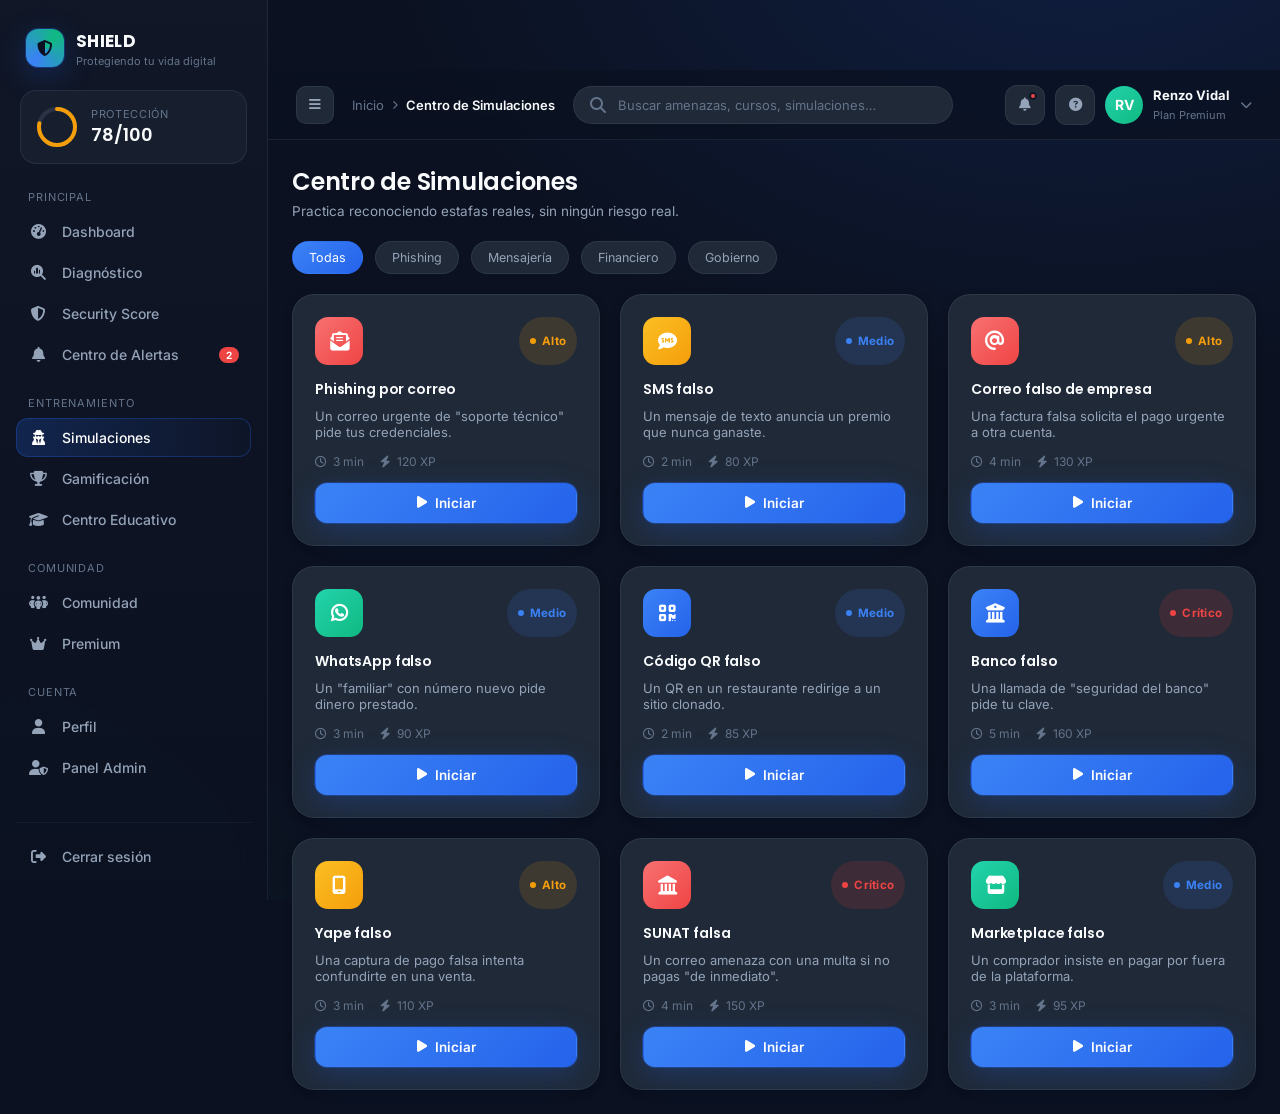
<file: simulaciones.html>
<!DOCTYPE html>
<html lang="es">
<head>
<meta charset="UTF-8">
<meta name="viewport" content="width=device-width, initial-scale=1.0">
<title>Centro de Simulaciones — SHIELD</title>
<link rel="preconnect" href="https://fonts.googleapis.com">
<link href="https://fonts.googleapis.com/css2?family=Inter:wght@400;500;600;700&family=Poppins:wght@500;600;700&family=Roboto+Mono:wght@500&display=swap" rel="stylesheet">
<link rel="stylesheet" href="https://cdnjs.cloudflare.com/ajax/libs/font-awesome/6.5.1/css/all.min.css">
<link rel="stylesheet" href="style.css">
<style>
  .sim-card{ display:flex; flex-direction:column; gap:14px; }
  .sim-card .sim-icon{ width:48px; height:48px; border-radius:13px; display:flex; align-items:center; justify-content:center; font-size:19px; color:#fff; }
  .sim-meta{ display:flex; gap:16px; font-size:12px; color:var(--text-faint); }
  .sim-meta span{ display:flex; align-items:center; gap:6px; }
</style>
</head>
<body data-page="simulaciones">

<div class="app-loader"><div class="loader-ring"></div></div>

<div class="app-shell">
  <aside class="sidebar" id="sidebar-mount"></aside>
  <div>
    <header class="header" id="header-mount"></header>

    <main class="main">
      <div class="page-title-row">
        <div>
          <h1>Centro de Simulaciones</h1>
          <p class="subtitle">Practica reconociendo estafas reales, sin ningún riesgo real.</p>
        </div>
      </div>

      <div class="filter-bar">
        <button class="chip active" data-filter="todas">Todas</button>
        <button class="chip" data-filter="phishing">Phishing</button>
        <button class="chip" data-filter="mensajeria">Mensajería</button>
        <button class="chip" data-filter="financiero">Financiero</button>
        <button class="chip" data-filter="gobierno">Gobierno</button>
      </div>

      <div class="grid grid-3" id="simGrid"></div>
    </main>
  </div>
</div>

<div id="notif-panel-mount"></div>

<!-- Modal de simulación interactiva -->
<div class="modal-overlay" id="modalSimInteractive" style="z-index:100;">
  <div class="modal" style="max-width:700px;max-height:90vh;overflow-y:auto;">
    <div class="modal-header"><h3 id="simInteractiveTitle">Simulación</h3><button class="modal-close" data-close-modal><i class="fa-solid fa-xmark"></i></button></div>
    <div id="simContent"></div>
  </div>
</div>

<script src="app.js"></script>
<script>
  Shield.initLayout({ active:'simulaciones', title:'Simulaciones', crumbs:['Inicio','Centro de Simulaciones'] });

  const sims = [
    { id:'phishing', cat:'phishing', icon:'fa-envelope-open-text', color:'bg-red', title:'Phishing por correo', desc:'Un correo urgente de "soporte técnico" pide tus credenciales.', level:'Alto', time:'3 min', xp:120 },
    { id:'sms', cat:'mensajeria', icon:'fa-comment-sms', color:'bg-orange', title:'SMS falso', desc:'Un mensaje de texto anuncia un premio que nunca ganaste.', level:'Medio', time:'2 min', xp:80 },
    { id:'correo', cat:'phishing', icon:'fa-at', color:'bg-red', title:'Correo falso de empresa', desc:'Una factura falsa solicita el pago urgente a otra cuenta.', level:'Alto', time:'4 min', xp:130 },
    { id:'whatsapp', cat:'mensajeria', icon:'fa-brands fa-whatsapp', color:'bg-green', title:'WhatsApp falso', desc:'Un "familiar" con número nuevo pide dinero prestado.', level:'Medio', time:'3 min', xp:90 },
    { id:'qr', cat:'financiero', icon:'fa-qrcode', color:'bg-blue', title:'Código QR falso', desc:'Un QR en un restaurante redirige a un sitio clonado.', level:'Medio', time:'2 min', xp:85 },
    { id:'banco', cat:'financiero', icon:'fa-building-columns', color:'bg-blue', title:'Banco falso', desc:'Una llamada de "seguridad del banco" pide tu clave.', level:'Crítico', time:'5 min', xp:160 },
    { id:'yape', cat:'financiero', icon:'fa-mobile-screen', color:'bg-orange', title:'Yape falso', desc:'Una captura de pago falsa intenta confundirte en una venta.', level:'Alto', time:'3 min', xp:110 },
    { id:'sunat', cat:'gobierno', icon:'fa-landmark', color:'bg-red', title:'SUNAT falsa', desc:'Un correo amenaza con una multa si no pagas "de inmediato".', level:'Crítico', time:'4 min', xp:150 },
    { id:'marketplace', cat:'financiero', icon:'fa-store', color:'bg-green', title:'Marketplace falso', desc:'Un comprador insiste en pagar por fuera de la plataforma.', level:'Medio', time:'3 min', xp:95 },
  ];

  // Simulaciones interactivas
  const interactiveSims = {
    phishing: {
      title: 'Phishing por correo',
      xp: 120,
      html: `
        <div style="background:var(--card);border:1px solid var(--border);border-radius:12px;padding:0;overflow:hidden;">
          <!-- Email Header -->
          <div style="background:var(--panel);padding:12px 16px;border-bottom:1px solid var(--border);">
            <div style="font-size:11px;color:var(--text-faint);margin-bottom:8px;">De: support@securityalert.com</div>
            <div style="font-size:11px;color:var(--text-faint);margin-bottom:8px;">Para: tu_email@gmail.com</div>
            <div style="font-weight:600;">Alerta de seguridad urgente en tu cuenta</div>
          </div>
          <!-- Email Body -->
          <div style="padding:16px;">
            <p style="margin:0 0 16px 0;">Hola,</p>
            <p style="margin:0 0 16px 0;">Hemos detectado <b>actividad sospechosa</b> en tu cuenta. Para protegerla, debes verificar tu identidad <b>de inmediato</b>.</p>
            <div style="background:rgba(255,0,0,0.1);border:1px solid #ff4444;border-radius:8px;padding:12px;margin:16px 0;font-size:12px;color:#ff4444;">
              <i class="fa-solid fa-triangle-exclamation"></i> Si no actúas en 24 horas, tu cuenta será bloqueada.
            </div>
            <p style="margin:0 0 16px 0;"><button class="btn btn-danger" onclick="detectarAlerta(0)">VERIFICAR IDENTIDAD AHORA</button></p>
            <p style="margin:0;font-size:12px;color:var(--text-faint);">Este es un correo automático. No responder a este correo.</p>
          </div>
        </div>
        <div style="margin-top:20px;">
          <p class="fs-13" style="margin-bottom:16px;"><b>¿Qué está mal en este correo? Selecciona todas las señales de alerta:</b></p>
          <div style="display:flex;flex-direction:column;gap:10px;">
            <label style="cursor:pointer;display:flex;align-items:center;gap:10px;">
              <input type="checkbox" onchange="verificarRespuesta('phishing')"> El dominio del remitente no es oficial (securityalert.com, no gmail.com)
            </label>
            <label style="cursor:pointer;display:flex;align-items:center;gap:10px;">
              <input type="checkbox" onchange="verificarRespuesta('phishing')"> Tono urgente y amenaza de bloqueo (táctica de presión)
            </label>
            <label style="cursor:pointer;display:flex;align-items:center;gap:10px;">
              <input type="checkbox" onchange="verificarRespuesta('phishing')"> Pide verificación de identidad por correo (nunca lo hacen así)
            </label>
            <label style="cursor:pointer;display:flex;align-items:center;gap:10px;">
              <input type="checkbox" onchange="verificarRespuesta('phishing')"> El botón rojo intenta simular un sitio de phishing
            </label>
          </div>
          <button class="btn btn-primary btn-block mt-16" onclick="verificarSimulacion('phishing')">Enviar respuesta</button>
        </div>
      `
    },
    sms: {
      title: 'SMS falso',
      xp: 80,
      html: `
        <div style="max-width:400px;margin:0 auto;">
          <div style="background:linear-gradient(135deg,#667eea 0%,#764ba2 100%);border-radius:20px;padding:20px;color:white;margin-bottom:20px;">
            <div style="text-align:center;margin-bottom:10px;">
              <i class="fa-brands fa-apple" style="font-size:24px;"></i>
            </div>
            <div style="font-size:12px;margin-bottom:16px;text-align:center;opacity:0.9;">Hoy 14:32</div>
            <div style="background:rgba(0,0,0,0.2);border-radius:10px;padding:12px;margin-bottom:10px;font-size:13px;">
              <div style="margin-bottom:8px;"><b>Unknown</b></div>
              ¡FELICIDADES! 🎉 Has ganado un iPhone 15 PRO. Reclama tu premio ahora: https://apple-award.com/claim
            </div>
            <div style="background:rgba(0,0,0,0.2);border-radius:10px;padding:12px;font-size:13px;margin-top:10px;">
              <div style="margin-bottom:8px;"><b>Unknown</b></div>
              No olvides ingresar con tu Apple ID para confirmar. ¡Solo 10 min disponibles!
            </div>
          </div>

          <p class="fs-13" style="margin-bottom:16px;"><b>¿Cómo responderías a este SMS?</b></p>
          <div style="display:flex;flex-direction:column;gap:12px;">
            <button class="btn btn-secondary" onclick="responderSMS('mal1')">Hacer clic en el enlace para reclamar</button>
            <button class="btn btn-secondary" onclick="responderSMS('mal2')">Ingresar mi Apple ID en el sitio</button>
            <button class="btn btn-primary" onclick="responderSMS('bien')">Ignorar, nunca gané nada. Es phishing</button>
            <button class="btn btn-secondary" onclick="responderSMS('mal3')">Llamar al número mostrado</button>
          </div>
        </div>
      `
    },
    correo: {
      title: 'Correo falso de empresa',
      xp: 130,
      html: `
        <div style="background:var(--card);border:1px solid var(--border);border-radius:12px;padding:0;overflow:hidden;">
          <!-- Email Header -->
          <div style="background:var(--panel);padding:12px 16px;border-bottom:1px solid var(--border);">
            <div style="font-size:11px;color:var(--text-faint);margin-bottom:8px;">De: facturacion@acme-solutions.co</div>
            <div style="font-size:11px;color:var(--text-faint);margin-bottom:8px;">Para: tu_email@tuempresa.com</div>
            <div style="font-weight:600;">FACTURA PENDIENTE - PAGO URGENTE</div>
          </div>
          <!-- Email Body -->
          <div style="padding:16px;">
            <p style="margin:0 0 12px 0;"><b>Estimado Cliente,</b></p>
            <p style="margin:0 0 12px 0;">Le informamos que tiene una factura pendiente de pago.</p>
            
            <div style="background:var(--bg);border:1px solid var(--border);border-radius:8px;padding:12px;margin:16px 0;font-size:12px;">
              <div style="display:grid;grid-template-columns:1fr 1fr;gap:8px;">
                <div>Factura: INV-2024-0812</div>
                <div><b>Monto: S/. 2,450.00</b></div>
                <div>Vencimiento: 15 Jul 2024</div>
                <div style="color:var(--danger);">Estado: VENCIDO</div>
              </div>
            </div>

            <p style="margin:0 0 12px 0;"><b>Para realizar el pago, transfiere a:</b></p>
            <div style="background:rgba(255,0,0,0.1);border:2px solid #ff4444;border-radius:8px;padding:12px;margin:12px 0;font-size:12px;">
              <div>Banco: Scotiabank</div>
              <div>Cuenta: 2210123456789</div>
              <div>CCI: 00221070123456789012</div>
              <div style="margin-top:8px;font-size:11px;color:#ff4444;"><b>⚠ Transferencia debe ser hoy para evitar penalidades</b></div>
            </div>

            <p style="margin:0;font-size:11px;color:var(--text-faint);">Gracias,<br>Equipo Administrativo ACME</p>
          </div>
        </div>

        <div style="margin-top:20px;">
          <p class="fs-13" style="margin-bottom:16px;"><b>¿Cuáles son las señales de alerta? (Selecciona todas las correctas)</b></p>
          <div style="display:flex;flex-direction:column;gap:10px;">
            <label style="cursor:pointer;display:flex;align-items:center;gap:10px;">
              <input type="checkbox" onchange="verificarRespuesta('correo')"> El dominio es "acme-solutions.co" (similar pero no oficial)
            </label>
            <label style="cursor:pointer;display:flex;align-items:center;gap:10px;">
              <input type="checkbox" onchange="verificarRespuesta('correo')"> Cuenta bancaria con números sospechosos (no sigue formato)
            </label>
            <label style="cursor:pointer;display:flex;align-items:center;gap:10px;">
              <input type="checkbox" onchange="verificarRespuesta('correo')"> Presión para transferir HOY (urgencia falsa)
            </label>
            <label style="cursor:pointer;display:flex;align-items:center;gap:10px;">
              <input type="checkbox" onchange="verificarRespuesta('correo')"> Nunca se debe pedir transferencia directa por correo
            </label>
          </div>
          <button class="btn btn-primary btn-block mt-16" onclick="verificarSimulacion('correo')">Enviar respuesta</button>
        </div>
      `
    },
    whatsapp: {
      title: 'WhatsApp falso',
      xp: 90,
      html: `
        <div style="background:var(--card);border:1px solid var(--border);border-radius:20px;padding:18px;">
          <div style="display:flex;gap:12px;align-items:center;margin-bottom:16px;">
            <div style="width:44px;height:44px;border-radius:14px;background:var(--panel);display:flex;align-items:center;justify-content:center;"><i class="fa-brands fa-whatsapp" style="color:var(--success);"></i></div>
            <div>
              <div style="font-weight:700;">Mamá</div>
              <div style="font-size:12px;color:var(--text-faint);">Ahora</div>
            </div>
          </div>
          <div style="background:var(--bg);border:1px solid var(--border);border-radius:18px;padding:16px;font-size:14px;line-height:1.6;">
            Hola, amor. Te acabo de enviar un mensaje desde otro número, necesito S/ 450 urgente para una operación. Transfiere a este Yape y luego te devuelvo.
          </div>
        </div>
        <div style="margin-top:20px;">
          <p class="fs-13" style="margin-bottom:16px;"><b>¿Qué te hace sospechar de este mensaje?</b></p>
          <div style="display:flex;flex-direction:column;gap:10px;">
            <label style="cursor:pointer;display:flex;align-items:center;gap:10px;">
              <input type="checkbox" onchange="verificarRespuesta('whatsapp')"> El mensaje viene de un número nuevo y no del contacto guardado
            </label>
            <label style="cursor:pointer;display:flex;align-items:center;gap:10px;">
              <input type="checkbox" onchange="verificarRespuesta('whatsapp')"> Solicita dinero urgente sin llamar primero
            </label>
            <label style="cursor:pointer;display:flex;align-items:center;gap:10px;">
              <input type="checkbox" onchange="verificarRespuesta('whatsapp')"> Usa una historia emocional para presionarte
            </label>
            <label style="cursor:pointer;display:flex;align-items:center;gap:10px;">
              <input type="checkbox" onchange="verificarRespuesta('whatsapp')"> Pide transferencia por fuera de una conversación habitual
            </label>
          </div>
          <button class="btn btn-primary btn-block mt-16" onclick="verificarSimulacion('whatsapp')">Enviar respuesta</button>
        </div>
      `
    },
    qr: {
      title: 'Código QR falso',
      xp: 85,
      html: `
        <div style="background:var(--card);border:1px solid var(--border);border-radius:16px;padding:18px;">
          <div style="display:flex;justify-content:space-between;align-items:center;margin-bottom:16px;">
            <div>
              <div style="font-size:12px;color:var(--text-faint);">Restaurante</div>
              <div style="font-weight:700;">[Imagen de QR]</div>
            </div>
            <span class="badge badge-medio">Medio</span>
          </div>
          <div style="background:var(--panel);border-radius:14px;padding:16px;font-size:13px;line-height:1.6;">
            Escaneaste un código QR pegado sobre un cajero automático. Te pide abrir un enlace reducido que promete descuento en tu delivery.
          </div>
        </div>
        <div style="margin-top:20px;">
          <p class="fs-13" style="margin-bottom:16px;"><b>¿Qué indica que el QR es riesgoso?</b></p>
          <div style="display:flex;flex-direction:column;gap:10px;">
            <label style="cursor:pointer;display:flex;align-items:center;gap:10px;">
              <input type="checkbox" onchange="verificarRespuesta('qr')"> El código está pegado sobre el original, no es oficial
            </label>
            <label style="cursor:pointer;display:flex;align-items:center;gap:10px;">
              <input type="checkbox" onchange="verificarRespuesta('qr')"> El enlace reducido no muestra el dominio real
            </label>
            <label style="cursor:pointer;display:flex;align-items:center;gap:10px;">
              <input type="checkbox" onchange="verificarRespuesta('qr')"> Ofrece un descuento demasiado bueno para ser verdad
            </label>
            <label style="cursor:pointer;display:flex;align-items:center;gap:10px;">
              <input type="checkbox" onchange="verificarRespuesta('qr')"> Es un pedido de acción inmediata sin verificar el comercio
            </label>
          </div>
          <button class="btn btn-primary btn-block mt-16" onclick="verificarSimulacion('qr')">Enviar respuesta</button>
        </div>
      `
    },
    banco: {
      title: 'Banco falso',
      xp: 160,
      html: `
        <div style="background:var(--card);border:1px solid var(--border);border-radius:16px;padding:18px;">
          <div style="display:flex;justify-content:space-between;align-items:center;margin-bottom:16px;">
            <div>
              <div style="font-size:12px;color:var(--text-faint);">Llamada de seguridad bancaria</div>
              <div style="font-weight:700;">Banco Inter</div>
            </div>
            <span class="badge badge-critico">Crítico</span>
          </div>
          <div style="background:var(--panel);border-radius:14px;padding:16px;font-size:13px;line-height:1.6;">
            "Hola, soy del área de seguridad del banco. Detectamos un intento de acceso no autorizado en tu cuenta y necesitamos tu clave y token para bloquearlo.".
          </div>
        </div>
        <div style="margin-top:20px;">
          <p class="fs-13" style="margin-bottom:16px;"><b>¿Qué señales de estafa ves en esta llamada?</b></p>
          <div style="display:flex;flex-direction:column;gap:10px;">
            <label style="cursor:pointer;display:flex;align-items:center;gap:10px;">
              <input type="checkbox" onchange="verificarRespuesta('banco')"> Pide clave y token, datos que el banco nunca solicita por teléfono
            </label>
            <label style="cursor:pointer;display:flex;align-items:center;gap:10px;">
              <input type="checkbox" onchange="verificarRespuesta('banco')"> Usa urgencia para que no lo pienses
            </label>
            <label style="cursor:pointer;display:flex;align-items:center;gap:10px;">
              <input type="checkbox" onchange="verificarRespuesta('banco')"> Dice haber detectado un acceso no autorizado sin verificar tu identidad primero
            </label>
            <label style="cursor:pointer;display:flex;align-items:center;gap:10px;">
              <input type="checkbox" onchange="verificarRespuesta('banco')"> Te pide operar fuera de los canales oficiales
            </label>
          </div>
          <button class="btn btn-primary btn-block mt-16" onclick="verificarSimulacion('banco')">Enviar respuesta</button>
        </div>
      `
    },
    yape: {
      title: 'Yape falso',
      xp: 110,
      html: `
        <div style="background:var(--card);border:1px solid var(--border);border-radius:16px;padding:18px;">
          <div style="display:flex;justify-content:space-between;align-items:center;margin-bottom:16px;">
            <div>
              <div style="font-size:12px;color:var(--text-faint);">Pago urgente por Yape</div>
              <div style="font-weight:700;">Vendedor desconocido</div>
            </div>
            <span class="badge badge-alto">Alto</span>
          </div>
          <div style="background:var(--panel);border-radius:14px;padding:16px;font-size:13px;line-height:1.6;">
            "Hola, te envió mi amigo el número para que pagues S/ 180 por la compra. Envía a este Yape y te confirmo en 5 minutos.".
          </div>
        </div>
        <div style="margin-top:20px;">
          <p class="fs-13" style="margin-bottom:16px;"><b>¿Qué te hace sospechar del pedido?</b></p>
          <div style="display:flex;flex-direction:column;gap:10px;">
            <label style="cursor:pointer;display:flex;align-items:center;gap:10px;">
              <input type="checkbox" onchange="verificarRespuesta('yape')"> El pago pide enviar dinero inmediato sin verificaciones
            </label>
            <label style="cursor:pointer;display:flex;align-items:center;gap:10px;">
              <input type="checkbox" onchange="verificarRespuesta('yape')"> No confirma identidad del comprador ni app de la venta
            </label>
            <label style="cursor:pointer;display:flex;align-items:center;gap:10px;">
              <input type="checkbox" onchange="verificarRespuesta('yape')"> Menciona a un tercero para generar confianza rápidamente
            </label>
            <label style="cursor:pointer;display:flex;align-items:center;gap:10px;">
              <input type="checkbox" onchange="verificarRespuesta('yape')"> No hay comprobante de la compra en la app de marketplace
            </label>
          </div>
          <button class="btn btn-primary btn-block mt-16" onclick="verificarSimulacion('yape')">Enviar respuesta</button>
        </div>
      `
    },
    sunat: {
      title: 'SUNAT falsa',
      xp: 150,
      html: `
        <div style="background:var(--card);border:1px solid var(--border);border-radius:16px;padding:18px;">
          <div style="display:flex;justify-content:space-between;align-items:center;margin-bottom:16px;">
            <div>
              <div style="font-size:12px;color:var(--text-faint);">Correo urgente de SUNAT</div>
              <div style="font-weight:700;">sunat@alerta-fiscal.com</div>
            </div>
            <span class="badge badge-critico">Crítico</span>
          </div>
          <div style="background:var(--panel);border-radius:14px;padding:16px;font-size:13px;line-height:1.6;">
            "Notificación: tienes una deuda tributaria urgente. Si no pagas en 24 horas, se iniciará un proceso de embargo. Haz clic en el enlace para evitar multas.".
          </div>
        </div>
        <div style="margin-top:20px;">
          <p class="fs-13" style="margin-bottom:16px;"><b>¿Qué indica que este correo es falso?</b></p>
          <div style="display:flex;flex-direction:column;gap:10px;">
            <label style="cursor:pointer;display:flex;align-items:center;gap:10px;">
              <input type="checkbox" onchange="verificarRespuesta('sunat')"> El correo no usa el dominio oficial gob.pe
            </label>
            <label style="cursor:pointer;display:flex;align-items:center;gap:10px;">
              <input type="checkbox" onchange="verificarRespuesta('sunat')"> Amenaza con embargo inmediato para generar miedo
            </label>
            <label style="cursor:pointer;display:flex;align-items:center;gap:10px;">
              <input type="checkbox" onchange="verificarRespuesta('sunat')"> Pide clic en un enlace para pagar en lugar de revisar la cuenta oficial
            </label>
            <label style="cursor:pointer;display:flex;align-items:center;gap:10px;">
              <input type="checkbox" onchange="verificarRespuesta('sunat')"> No incluye datos personalizados de tu RUC o empresa
            </label>
          </div>
          <button class="btn btn-primary btn-block mt-16" onclick="verificarSimulacion('sunat')">Enviar respuesta</button>
        </div>
      `
    },
    marketplace: {
      title: 'Marketplace falso',
      xp: 95,
      html: `
        <div style="background:var(--card);border:1px solid var(--border);border-radius:16px;padding:18px;">
          <div style="display:flex;justify-content:space-between;align-items:center;margin-bottom:16px;">
            <div>
              <div style="font-size:12px;color:var(--text-faint);">Compra en línea</div>
              <div style="font-weight:700;">Comprador interesado</div>
            </div>
            <span class="badge badge-medio">Medio</span>
          </div>
          <div style="background:var(--panel);border-radius:14px;padding:16px;font-size:13px;line-height:1.6;">
            "Hola, el artículo me interesa. Pagaremos más si haces la transacción fuera de la app. Envíame tu número de cuenta o Yape para transferir directo.".
          </div>
        </div>
        <div style="margin-top:20px;">
          <p class="fs-13" style="margin-bottom:16px;"><b>¿Por qué es sospechoso este mensaje?</b></p>
          <div style="display:flex;flex-direction:column;gap:10px;">
            <label style="cursor:pointer;display:flex;align-items:center;gap:10px;">
              <input type="checkbox" onchange="verificarRespuesta('marketplace')"> Pide mover la conversación fuera de la plataforma segura
            </label>
            <label style="cursor:pointer;display:flex;align-items:center;gap:10px;">
              <input type="checkbox" onchange="verificarRespuesta('marketplace')"> Ofrece pagar más para evitar las reglas del marketplace
            </label>
            <label style="cursor:pointer;display:flex;align-items:center;gap:10px;">
              <input type="checkbox" onchange="verificarRespuesta('marketplace')"> Solicita datos de pago directos en lugar del método oficial
            </label>
            <label style="cursor:pointer;display:flex;align-items:center;gap:10px;">
              <input type="checkbox" onchange="verificarRespuesta('marketplace')"> Intenta generar presión para actuar rápido
            </label>
          </div>
          <button class="btn btn-primary btn-block mt-16" onclick="verificarSimulacion('marketplace')">Enviar respuesta</button>
        </div>
      `
    }
  };

  let respuestasUsuario = {};
  let simActual = null;

  function detectarAlerta(index) {
    Shield.toast('danger', 'No hagas clic', 'Este es un botón de phishing simulado. ¡Buena reacción!');
  }

  function responderSMS(opcion) {
    simActual = 'sms';
    if (opcion === 'bien') {
      Shield.toast('success', '¡Correcto!', 'Identificaste el SMS de phishing. Los premios no se reclaman por SMS.');
      setTimeout(() => {
        finalizarSimulacion('sms', 80);
      }, 1500);
    } else {
      Shield.toast('danger', 'Incorrecto', 'Caíste en la estafa. Estos SMS son phishing común.');
      setTimeout(() => {
        Shield.closeModal('modalSimInteractive');
      }, 1500);
    }
  }

  function verificarRespuesta(simId) {
    // Solo para tracking
  }

  function verificarSimulacion(simId) {
    const checkboxes = Shield.qsa('#simContent input[type="checkbox"]:checked', document);
    const totalCheckboxes = Shield.qsa('#simContent input[type="checkbox"]', document).length;
    
    if (checkboxes.length === totalCheckboxes) {
      Shield.toast('success', '¡Perfecto!', 'Identificaste todas las señales de alerta correctamente.');
      setTimeout(() => {
        const xp = interactiveSims[simId] ? interactiveSims[simId].xp : 0;
        finalizarSimulacion(simId, xp);
      }, 1500);
    } else {
      Shield.toast('warning', 'No completaste', 'Te faltaron ' + (totalCheckboxes - checkboxes.length) + ' señales de alerta.');
    }
  }

  function finalizarSimulacion(simId, xp) {
    Shield.closeModal('modalSimInteractive');
    Shield.toast('success', '¡Simulación completada!', 'Ganaste +' + xp + ' XP');
  }

  function iniciarSimulacion(id) {
    if (interactiveSims[id]) {
      simActual = id;
      const sim = interactiveSims[id];
      document.getElementById('simInteractiveTitle').textContent = sim.title;
      document.getElementById('simContent').innerHTML = sim.html;
      Shield.openModal('modalSimInteractive');
    } else {
      Shield.toast('info', 'Simulación iniciada', 'Mantente alerta a las señales de estafa…');
      setTimeout(() => Shield.toast('success', '¡Bien hecho!', 'Detectaste la estafa correctamente. +120 XP'), 2200);
    }
  }

  const grid = document.getElementById('simGrid');
  function render(filter){
    const list = filter === 'todas' ? sims : sims.filter(s => s.cat === filter);
    grid.innerHTML = list.map(s => `
      <div class="card sim-card" data-reveal>
        <div class="flex justify-between items-start">
          <div class="sim-icon ${s.color}"><i class="fa-solid ${s.icon.replace('fa-solid ','')}"></i></div>
          <span class="badge badge-${s.level==='Crítico'?'critico':s.level==='Alto'?'alto':'medio'}">${s.level}</span>
        </div>
        <div>
          <h3 class="fs-14">${s.title}</h3>
          <p class="fs-13 mt-8">${s.desc}</p>
        </div>
        <div class="sim-meta">
          <span><i class="fa-regular fa-clock"></i> ${s.time}</span>
          <span><i class="fa-solid fa-bolt"></i> ${s.xp} XP</span>
        </div>
        <button class="btn btn-primary btn-block start-sim" data-id="${s.id}" data-title="${s.title}">
          <i class="fa-solid fa-play"></i> Iniciar
        </button>
      </div>`).join('');

    Shield.qsa('.start-sim', grid).forEach(btn => btn.addEventListener('click', () => {
      iniciarSimulacion(btn.dataset.id);
    }));
  }
  render('todas');

  Shield.qsa('.chip').forEach(chip => chip.addEventListener('click', () => {
    Shield.qsa('.chip').forEach(c => c.classList.remove('active'));
    chip.classList.add('active');
    render(chip.dataset.filter);
  }));

  Shield.wireReveal();
</script>
</body>
</html>
</file>
<file: style.css>
/* ==========================================================================
   SHIELD — DESIGN SYSTEM
   Arquitectura CSS profesional · misma identidad visual, base optimizada
   ========================================================================== */

/* ==========================================
   VARIABLES
========================================== */
:root {
  /* ---- superficies ---- */
  --bg: #0B1120;
  --bg-radial:
    radial-gradient(1200px 800px at 85% -10%, rgba(37, 99, 235, .16), transparent 60%),
    radial-gradient(900px 700px at -10% 110%, rgba(16, 185, 129, .10), transparent 55%);
  --panel: #111827;
  --card: #1F2937;
  --card-glass: rgba(31, 41, 55, .55);
  --border: rgba(148, 163, 184, .12);
  --border-soft: rgba(148, 163, 184, .08);

  /* ---- marca ---- */
  --primary: #2563EB;
  --primary-600: #1D4ED8;
  --secondary: #3B82F6;
  --success: #10B981;
  --danger: #EF4444;
  --warning: #F59E0B;

  /* ---- gradientes reutilizables ---- */
  --grad-blue: linear-gradient(135deg, var(--secondary), var(--primary));
  --grad-green: linear-gradient(135deg, #22D3AC, var(--success));
  --grad-red: linear-gradient(135deg, #F87171, var(--danger));
  --grad-orange: linear-gradient(135deg, #FBBF24, var(--warning));

  /* ---- texto ---- */
  --text: #F8FAFC;
  --text-dim: #94A3B8;
  --text-faint: #64748B;

  /* ---- tipografía ---- */
  --font-display: 'Poppins', 'Inter', sans-serif;
  --font-body: 'Inter', sans-serif;
  --font-mono: 'Roboto Mono', 'Roboto', monospace;

  /* ---- geometría ---- */
  --radius-sm: 10px;
  --radius-md: 16px;
  --radius-lg: 22px;
  --radius-full: 999px;

  /* ---- bordes reutilizables ---- */
  --border-1: 1px solid var(--border);
  --border-soft-1: 1px solid var(--border-soft);

  /* ---- sombras ---- */
  --shadow-sm: 0 2px 8px rgba(0, 0, 0, .25);
  --shadow-md: 0 8px 24px rgba(0, 0, 0, .35);
  --shadow-lg: 0 20px 50px rgba(0, 0, 0, .45);
  --shadow-glow-blue: 0 0 0 1px rgba(37, 99, 235, .35), 0 8px 30px rgba(37, 99, 235, .25);
  --shadow-glow-green: 0 0 0 1px rgba(16, 185, 129, .35), 0 8px 30px rgba(16, 185, 129, .2);

  /* ---- espaciado (design tokens) ---- */
  --space-1: .375rem;   /* 6px  */
  --space-2: .5rem;     /* 8px  */
  --space-3: .75rem;    /* 12px */
  --space-4: 1rem;      /* 16px */
  --space-5: 1.25rem;   /* 20px */
  --space-6: 1.5rem;    /* 24px */
  --space-7: 1.75rem;   /* 28px */
  --space-8: 2rem;      /* 32px */

  /* ---- transiciones reutilizables ---- */
  --ease: cubic-bezier(.22, .9, .32, 1);
  --transition-fast: .15s var(--ease);
  --transition-base: .2s var(--ease);
  --transition-slow: .3s var(--ease);

  /* ---- layout ---- */
  --sidebar-w: 268px;
  --sidebar-w-collapsed: 80px;
  --header-h: 70px;
  --content-max-w: 1400px;
}

/* ==========================================
   RESET
========================================== */
*, *::before, *::after { box-sizing: border-box; }

html, body { height: 100%; }

body {
  margin: 0;
  min-height: 100vh;
  background: var(--bg-radial), var(--bg);
  background-attachment: fixed;
  color: var(--text);
  font-family: var(--font-body);
  -webkit-font-smoothing: antialiased;
}

p { margin: 0; color: var(--text-dim); }
a { color: inherit; text-decoration: none; }
ul { list-style: none; margin: 0; padding: 0; }
button { font-family: inherit; cursor: pointer; }
input, select, textarea { font-family: inherit; }

::selection { background: rgba(37, 99, 235, .35); }
::-webkit-scrollbar { width: 8px; height: 8px; }
::-webkit-scrollbar-thumb { background: rgba(148, 163, 184, .25); border-radius: 10px; }
::-webkit-scrollbar-thumb:hover { background: rgba(148, 163, 184, .4); }
:focus-visible { outline: 2px solid var(--secondary); outline-offset: 2px; border-radius: 6px; }

@media (prefers-reduced-motion: reduce) {
  *, *::before, *::after {
    animation-duration: .01ms !important;
    animation-iteration-count: 1 !important;
    transition-duration: .01ms !important;
  }
}

/* ==========================================
   TIPOGRAFÍA
========================================== */
h1, h2, h3, h4, h5 {
  font-family: var(--font-display);
  font-weight: 600;
  margin: 0 0 .25rem;
  letter-spacing: -.01em;
}

.fw-600 { font-weight: 600; }
.fw-700 { font-weight: 700; }
.fs-12 { font-size: .75rem; }
.fs-13 { font-size: .8125rem; }
.fs-14 { font-size: .875rem; }
.text-dim { color: var(--text-dim); }
.text-faint { color: var(--text-faint); }
.text-success { color: var(--success); }
.text-danger { color: var(--danger); }
.text-warning { color: var(--warning); }
.text-center { text-align: center; }

/* ==========================================
   LAYOUT
========================================== */
.container {
  max-width: var(--content-max-w);
  margin: 0 auto;
  padding: 0 2rem;
}

/* App shell: sidebar + header + main, resuelto 100% con Grid.
   El ancho del sidebar se controla con una sola variable en grid-template-columns,
   por lo que el main se adapta automáticamente al expandir/colapsar. */
.app-shell {
  display: grid;
  grid-template-columns: var(--sidebar-w) 1fr;
  grid-template-rows: var(--header-h) auto;
  grid-template-areas:
    "sidebar header"
    "sidebar main";
  min-height: 100vh;
  transition: grid-template-columns var(--transition-slow);
}

/* Sidebar colapsado a modo icono (80px) */
.app-shell.is-collapsed {
  grid-template-columns: var(--sidebar-w-collapsed) 1fr;
}

/* Sidebar completamente oculto (modo enfoque en desktop) */
.app-shell.sidebar-hidden {
  grid-template-columns: 0 1fr;
}
.app-shell.sidebar-hidden .sidebar {
  transform: translateX(-100%);
}

/* ==========================================
   SIDEBAR
========================================== */
.sidebar {
  grid-area: sidebar;
  position: sticky;
  top: 0;
  height: 100vh;
  overflow-y: auto;
  overflow-x: hidden;
  display: flex;
  flex-direction: column;
  padding: 1.375rem 1rem;
  z-index: 40;
  background: linear-gradient(180deg, rgba(17, 24, 39, .9), rgba(11, 17, 32, .9));
  border-right: var(--border-1);
  backdrop-filter: blur(16px);
  transition: transform var(--transition-slow);
}

.sidebar-brand {
  display: flex;
  align-items: center;
  gap: .75rem;
  padding: .375rem .625rem 1.375rem;
}
.sidebar-brand .logo-mark {
  width: 38px;
  height: 38px;
  flex: none;
  border-radius: 12px;
  display: flex;
  align-items: center;
  justify-content: center;
  background: conic-gradient(from 220deg, var(--secondary), var(--success), var(--secondary));
  box-shadow: var(--shadow-glow-blue);
}
.sidebar-brand .logo-mark i { color: var(--bg); font-size: 16px; }
.sidebar-brand .brand-text { overflow: hidden; white-space: nowrap; }
.sidebar-brand .brand-text b { font-family: var(--font-display); font-size: 1.0625rem; letter-spacing: .02em; }
.sidebar-brand .brand-text span { display: block; font-size: .6875rem; color: var(--text-faint); }

/* Mini score gamificado del sidebar */
.sidebar-mini-score {
  margin: 0 .25rem 1.125rem;
  padding: .875rem;
  display: flex;
  align-items: center;
  gap: .75rem;
  border-radius: var(--radius-md);
  background: var(--card-glass);
  border: var(--border-1);
}
.sidebar-mini-score .ring-mini { width: 44px; height: 44px; flex: none; }
.sidebar-mini-score .ring-mini svg { width: 100%; height: 100%; }
.sidebar-mini-score .label { font-size: .6875rem; color: var(--text-faint); text-transform: uppercase; letter-spacing: .06em; }
.sidebar-mini-score .value { font-family: var(--font-display); font-size: 1.125rem; font-weight: 600; }

.nav-group { margin-bottom: .875rem; }
.nav-group-title {
  padding: .5rem .75rem .375rem;
  font-size: .6875rem;
  text-transform: uppercase;
  letter-spacing: .08em;
  color: var(--text-faint);
  white-space: nowrap;
  overflow: hidden;
}
.nav-item {
  position: relative;
  display: flex;
  align-items: center;
  gap: .875rem;
  padding: .6875rem .75rem;
  margin: .125rem 0;
  border-radius: 12px;
  font-size: .875rem;
  font-weight: 500;
  color: var(--text-dim);
  white-space: nowrap;
  overflow: hidden;
  transition: background var(--transition-fast), color var(--transition-fast), transform var(--transition-fast);
}
.nav-item i { width: 20px; flex: none; text-align: center; font-size: .9375rem; }
.nav-item:hover { background: rgba(148, 163, 184, .08); color: var(--text); }
.nav-item.active {
  color: #fff;
  background: linear-gradient(90deg, rgba(37, 99, 235, .22), rgba(37, 99, 235, .02));
  box-shadow: inset 0 0 0 1px rgba(37, 99, 235, .3);
}
.nav-item.active::before {
  content: '';
  position: absolute;
  left: -16px; top: 8px; bottom: 8px;
  width: 4px;
  border-radius: 4px;
  background: var(--secondary);
}
.nav-item .nav-badge {
  margin-left: auto;
  padding: .125rem .4375rem;
  border-radius: var(--radius-full);
  font-size: .625rem;
  font-weight: 700;
  color: #fff;
  background: var(--danger);
}
.sidebar-footer {
  margin-top: auto;
  padding-top: .75rem;
  border-top: var(--border-soft-1);
}

/* Estado colapsado: solo iconos, sin texto */
.app-shell.is-collapsed .brand-text,
.app-shell.is-collapsed .sidebar-mini-score .label,
.app-shell.is-collapsed .sidebar-mini-score .value,
.app-shell.is-collapsed .nav-group-title,
.app-shell.is-collapsed .nav-item span {
  display: none;
}
.app-shell.is-collapsed .nav-item { justify-content: center; padding: .6875rem 1rem; }
.app-shell.is-collapsed .sidebar-mini-score { justify-content: center; padding: .875rem .75rem; }
.app-shell.is-collapsed .sidebar-brand { justify-content: center; }

.sidebar-close { display: none; }

/* ==========================================
   HEADER
========================================== */
.header {
  grid-area: header;
  height: var(--header-h);
  display: flex;
  align-items: center;
  gap: 1.125rem;
  padding: 0 1.75rem;
  background: rgba(11, 17, 32, .72);
  backdrop-filter: blur(14px);
  border-bottom: var(--border-1);
}

.header-toggle {
  width: 38px;
  height: 38px;
  display: flex;
  align-items: center;
  justify-content: center;
  border-radius: 10px;
  border: var(--border-1);
  background: var(--card);
  color: var(--text-dim);
  transition: color var(--transition-fast), border-color var(--transition-fast);
}
.header-toggle:hover { color: #fff; border-color: var(--secondary); }

.breadcrumbs { display: flex; align-items: center; gap: .5rem; font-size: .8125rem; color: var(--text-faint); }
.breadcrumbs .current { color: var(--text); font-weight: 600; }

.header-search {
  flex: 1;
  max-width: 380px;
  display: flex;
  align-items: center;
  gap: .625rem;
  padding: .5625rem 1rem;
  border-radius: var(--radius-full);
  background: var(--card);
  border: var(--border-1);
  color: var(--text-faint);
  transition: border-color var(--transition-fast);
}
.header-search:focus-within { border-color: var(--secondary); }
.header-search input { width: 100%; background: none; border: none; color: var(--text); font-size: .8125rem; }
.header-search input::placeholder { color: var(--text-faint); }

.header-actions { margin-left: auto; display: flex; align-items: center; gap: .625rem; }
.icon-btn {
  position: relative;
  width: 40px;
  height: 40px;
  display: flex;
  align-items: center;
  justify-content: center;
  border-radius: 12px;
  background: var(--card);
  border: var(--border-1);
  color: var(--text-dim);
  transition: color var(--transition-fast), border-color var(--transition-fast), transform var(--transition-fast);
}
.icon-btn:hover { color: #fff; border-color: var(--secondary); transform: translateY(-1px); }
.icon-btn .dot {
  position: absolute;
  top: 6px; right: 7px;
  width: 8px; height: 8px;
  border-radius: 50%;
  background: var(--danger);
  border: 2px solid var(--panel);
}

.header-user { display: flex; align-items: center; gap: .625rem; padding-left: .625rem; border-left: var(--border-soft-1); }
.avatar {
  width: 38px;
  height: 38px;
  flex: none;
  display: flex;
  align-items: center;
  justify-content: center;
  border-radius: 50%;
  font-weight: 700;
  font-size: .875rem;
  color: #fff;
  background: var(--grad-green);
}
.header-user .who b { display: block; font-size: .8125rem; }
.header-user .who span { font-size: .6875rem; color: var(--text-faint); }

/* ==========================================
   MAIN
========================================== */
.main {
  grid-area: main;
  padding: 1.5rem;
}

.page-title-row {
  display: flex;
  align-items: flex-end;
  justify-content: space-between;
  flex-wrap: wrap;
  gap: .875rem;
  margin-bottom: 1.375rem;
}
.page-title-row h1 { font-size: clamp(1.25rem, 1.1rem + .6vw, 1.5rem); }
.page-title-row .subtitle { margin-top: .25rem; font-size: .8438rem; color: var(--text-dim); }

/* ==========================================
   GRID
========================================== */
.grid { display: grid; gap: 1.25rem; }
.grid-4 { grid-template-columns: repeat(4, 1fr); }
.grid-3 { grid-template-columns: repeat(3, 1fr); }
.grid-2 { grid-template-columns: repeat(2, 1fr); }
.grid-main { grid-template-columns: 2fr 1fr; }

/* ==========================================
   TARJETAS
========================================== */
.card {
  padding: 1.375rem;
  border-radius: var(--radius-lg);
  background: var(--card);
  border: var(--border-1);
  box-shadow: var(--shadow-sm);
  transition: transform var(--transition-base), box-shadow var(--transition-base), border-color var(--transition-base);
}
.card:hover { transform: translateY(-3px); box-shadow: var(--shadow-md); border-color: rgba(148, 163, 184, .22); }
.card.glass {
  background: var(--card-glass);
  border: 1px solid rgba(255, 255, 255, .06);
  backdrop-filter: blur(18px);
}
.card-header { display: flex; align-items: center; justify-content: space-between; margin-bottom: 1rem; }
.card-header h3 { font-size: .9375rem; }
.card-eyebrow { font-size: .6875rem; text-transform: uppercase; letter-spacing: .08em; color: var(--text-faint); }

/* ==========================================
   BOTONES
========================================== */
.btn {
  display: inline-flex;
  align-items: center;
  justify-content: center;
  gap: .5rem;
  padding: .6875rem 1.25rem;
  border-radius: 12px;
  border: 1px solid transparent;
  font-size: .8438rem;
  font-weight: 600;
  white-space: nowrap;
  transition: transform var(--transition-fast), box-shadow var(--transition-fast), background var(--transition-fast), border-color var(--transition-fast);
}
.btn:active { transform: scale(.97); }
.btn-primary { color: #fff; background: var(--grad-blue); box-shadow: var(--shadow-glow-blue); }
.btn-primary:hover { transform: translateY(-2px); box-shadow: 0 12px 30px rgba(37, 99, 235, .35); }
.btn-secondary { color: var(--text); background: var(--card); border-color: var(--border); }
.btn-secondary:hover { color: #fff; border-color: var(--secondary); }
.btn-ghost { color: var(--text-dim); background: transparent; }
.btn-ghost:hover { color: #fff; background: rgba(148, 163, 184, .08); }
.btn-success { color: #03150F; background: var(--grad-green); box-shadow: var(--shadow-glow-green); }
.btn-danger { color: #fff; background: var(--grad-red); }
.btn-sm { padding: .4375rem .875rem; font-size: .7813rem; border-radius: 10px; }
.btn-block { width: 100%; }
.btn[disabled] { opacity: .5; cursor: not-allowed; transform: none !important; }

/* ==========================================
   BADGES
========================================== */
.badge {
  display: inline-flex;
  align-items: center;
  gap: .375rem;
  padding: .25rem .6875rem;
  border-radius: var(--radius-full);
  font-size: .7188rem;
  font-weight: 700;
  letter-spacing: .02em;
}
.badge::before { content: ''; width: 6px; height: 6px; border-radius: 50%; background: currentColor; }
.badge-critico { color: var(--danger); background: rgba(239, 68, 68, .14); }
.badge-alto { color: var(--warning); background: rgba(245, 158, 11, .14); }
.badge-medio { color: var(--secondary); background: rgba(59, 130, 246, .14); }
.badge-bajo { color: var(--success); background: rgba(16, 185, 129, .14); }
.badge-neutral { color: var(--text-dim); background: rgba(148, 163, 184, .14); }

/* Filtros / chips relacionados */
.filter-bar { display: flex; align-items: center; gap: .75rem; flex-wrap: wrap; margin-bottom: 1.25rem; }
.chip {
  padding: .5rem 1rem;
  border-radius: var(--radius-full);
  border: var(--border-1);
  background: var(--card);
  font-size: .7813rem;
  color: var(--text-dim);
  transition: color var(--transition-fast), border-color var(--transition-fast), background var(--transition-fast);
}
.chip:hover { color: #fff; border-color: var(--secondary); }
.chip.active { color: #fff; background: var(--grad-blue); border-color: transparent; }

/* ==========================================
   FORMULARIOS
========================================== */
.field { margin-bottom: 1.125rem; }
.field label { display: block; margin-bottom: .4375rem; font-size: .7813rem; font-weight: 500; color: var(--text-dim); }
.field .hint { margin-top: .375rem; font-size: .7188rem; color: var(--text-faint); }
.field input, .field select {
  width: 100%;
  padding: .75rem .875rem .75rem 2.5rem;
  border-radius: 12px;
  background: var(--card);
  border: var(--border-1);
  color: var(--text);
  font-size: .8438rem;
  transition: border-color var(--transition-fast), box-shadow var(--transition-fast);
}
.field input:focus, .field select:focus {
  outline: none;
  border-color: var(--secondary);
  box-shadow: 0 0 0 3px rgba(37, 99, 235, .15);
}
.input-wrap { position: relative; }
.input-wrap i { position: absolute; left: 14px; top: 50%; transform: translateY(-50%); color: var(--text-faint); font-size: .875rem; }
.input-wrap .toggle-pass { left: auto; right: 14px; cursor: pointer; }
.checkbox-row { display: flex; align-items: center; gap: .5rem; font-size: .8125rem; color: var(--text-dim); }

/* ==========================================
   TABLAS
========================================== */
.table { width: 100%; border-collapse: collapse; font-size: .8438rem; }
.table th {
  padding: .75rem .875rem;
  text-align: left;
  font-size: .7188rem;
  font-weight: 600;
  text-transform: uppercase;
  letter-spacing: .05em;
  color: var(--text-faint);
  border-bottom: var(--border-1);
}
.table td { padding: .875rem; border-bottom: var(--border-soft-1); }
.table tr:hover td { background: rgba(148, 163, 184, .04); }

/* ==========================================
   DASHBOARD
========================================== */
.stat-tile { display: flex; flex-direction: column; gap: .625rem; }
.stat-tile .icon {
  width: 42px; height: 42px;
  display: flex; align-items: center; justify-content: center;
  border-radius: 12px;
  font-size: 1.0625rem;
  color: #fff;
}
.stat-tile .value { font-family: var(--font-display); font-size: clamp(1.375rem, 1.2rem + .8vw, 1.625rem); font-weight: 600; }
.stat-tile .label { font-size: .7813rem; color: var(--text-dim); }
.stat-tile .delta { display: inline-flex; align-items: center; gap: .25rem; font-size: .7188rem; font-weight: 600; }
.delta.up { color: var(--success); }
.delta.down { color: var(--danger); }

.bg-blue { background: var(--grad-blue); }
.bg-green { background: var(--grad-green); }
.bg-red { background: var(--grad-red); }
.bg-orange { background: var(--grad-orange); }

/* ==========================================
   GAMIFICACIÓN
========================================== */
/* Circular gauge — Halo Shield score */
.gauge { position: relative; display: flex; align-items: center; justify-content: center; }
.gauge svg { transform: rotate(-90deg); }
.gauge circle { fill: none; stroke-width: 10; }
.gauge .track { stroke: rgba(148, 163, 184, .12); }
.gauge .value-ring { stroke-linecap: round; transition: stroke-dashoffset 1.4s var(--ease), stroke .5s ease; }
.gauge .gauge-center { position: absolute; inset: 0; display: flex; flex-direction: column; align-items: center; justify-content: center; }
.gauge .gauge-number { font-family: var(--font-display); font-weight: 700; font-size: clamp(1.75rem, 1.4rem + 1.2vw, 2.375rem); line-height: 1; }
.gauge .gauge-sub { margin-top: .375rem; font-size: .6875rem; text-transform: uppercase; letter-spacing: .08em; color: var(--text-faint); }
.gauge-glow { position: absolute; inset: -20px; border-radius: 50%; filter: blur(30px); opacity: .35; z-index: -1; }

/* Progress bar */
.progress { height: 9px; border-radius: var(--radius-full); background: rgba(148, 163, 184, .12); overflow: hidden; position: relative; }
.progress > span {
  display: block;
  height: 100%;
  width: 0%;
  border-radius: var(--radius-full);
  background: linear-gradient(90deg, var(--secondary), var(--success));
  transition: width 1.1s var(--ease);
}
.progress.thin { height: 6px; }
.progress-row { display: flex; align-items: center; justify-content: space-between; margin-bottom: .375rem; font-size: .75rem; color: var(--text-dim); }

/* ==========================================
   OVERLAYS (modal, toast, dropdown, panel, tooltip)
========================================== */
.modal-overlay {
  position: fixed; inset: 0;
  z-index: 300;
  display: flex; align-items: center; justify-content: center;
  background: rgba(5, 9, 18, .65);
  backdrop-filter: blur(4px);
  opacity: 0;
  pointer-events: none;
  transition: opacity .25s var(--ease);
}
.modal-overlay.open { opacity: 1; pointer-events: auto; }
.modal {
  width: min(480px, 90vw);
  padding: 1.625rem;
  border-radius: var(--radius-lg);
  background: var(--panel);
  border: var(--border-1);
  box-shadow: var(--shadow-lg);
  transform: scale(.94) translateY(10px);
  transition: transform .3s var(--ease);
}
.modal-overlay.open .modal { transform: none; }
.modal-header { display: flex; align-items: center; justify-content: space-between; margin-bottom: .875rem; }
.modal-close { background: none; border: none; color: var(--text-faint); font-size: 1rem; }
.modal-footer { display: flex; justify-content: flex-end; gap: .625rem; margin-top: 1.25rem; }

.toast-stack { position: fixed; top: 20px; right: 20px; z-index: 200; width: 340px; display: flex; flex-direction: column; gap: .625rem; }
.toast {
  display: flex;
  align-items: flex-start;
  gap: .75rem;
  padding: .875rem 1rem;
  border-radius: 14px;
  background: rgba(17, 24, 39, .92);
  border: var(--border-1);
  backdrop-filter: blur(14px);
  box-shadow: var(--shadow-lg);
  animation: toast-in .35s var(--ease);
}
.toast .toast-icon { width: 32px; height: 32px; flex: none; display: flex; align-items: center; justify-content: center; border-radius: 9px; color: #fff; }
.toast.success .toast-icon { background: var(--success); }
.toast.error .toast-icon { background: var(--danger); }
.toast.warning .toast-icon { background: var(--warning); }
.toast.info .toast-icon { background: var(--secondary); }
.toast .toast-body b { display: block; margin-bottom: .125rem; font-size: .8125rem; }
.toast .toast-body p { font-size: .75rem; }
.toast .toast-close { margin-left: auto; background: none; border: none; color: var(--text-faint); }
.toast.leaving { animation: toast-out .25s var(--ease) forwards; }
@keyframes toast-in { from { opacity: 0; transform: translateX(24px); } to { opacity: 1; transform: none; } }
@keyframes toast-out { to { opacity: 0; transform: translateX(24px); } }

.skeleton { position: relative; overflow: hidden; border-radius: 10px; background: rgba(148, 163, 184, .08); }
.skeleton::after {
  content: '';
  position: absolute; inset: 0;
  background: linear-gradient(90deg, transparent, rgba(148, 163, 184, .16), transparent);
  animation: shimmer 1.5s infinite;
}
@keyframes shimmer { from { transform: translateX(-100%); } to { transform: translateX(100%); } }

[data-tooltip] { position: relative; }
[data-tooltip]::before {
  content: attr(data-tooltip);
  position: absolute;
  bottom: calc(100% + 8px); left: 50%;
  transform: translateX(-50%);
  padding: .375rem .625rem;
  border-radius: 8px;
  background: var(--bg);
  color: #fff;
  border: var(--border-1);
  font-size: .7188rem;
  white-space: nowrap;
  opacity: 0;
  pointer-events: none;
  transition: .15s var(--ease);
  z-index: 60;
}
[data-tooltip]:hover::before { opacity: 1; bottom: calc(100% + 12px); }
.app-shell.is-collapsed [data-tooltip]::before { left: calc(100% + 12px); bottom: 50%; transform: translateY(50%); }
.app-shell.is-collapsed [data-tooltip]:hover::before { left: calc(100% + 20px); }

.dropdown { position: relative; }
.dropdown-menu {
  position: absolute; top: calc(100% + 8px); right: 0;
  min-width: 190px;
  padding: .5rem;
  border-radius: 14px;
  background: var(--panel);
  border: var(--border-1);
  box-shadow: var(--shadow-lg);
  opacity: 0;
  transform: translateY(-6px);
  pointer-events: none;
  transition: .18s var(--ease);
  z-index: 100;
}
.dropdown.open .dropdown-menu { opacity: 1; transform: none; pointer-events: auto; }
.dropdown-menu a { display: flex; align-items: center; gap: .625rem; padding: .5625rem .625rem; border-radius: 9px; font-size: .8125rem; color: var(--text-dim); }
.dropdown-menu a:hover { background: rgba(148, 163, 184, .08); color: #fff; }
.dropdown-menu hr { margin: .375rem 0; border: none; border-top: var(--border-soft-1); }

.side-panel-overlay { position: fixed; inset: 0; z-index: 250; background: rgba(5, 9, 18, .55); opacity: 0; pointer-events: none; transition: .25s var(--ease); }
.side-panel-overlay.open { opacity: 1; pointer-events: auto; }
.side-panel {
  position: fixed; top: 0; right: 0;
  height: 100vh;
  width: min(420px, 92vw);
  padding: 1.5rem;
  overflow-y: auto;
  background: var(--panel);
  border-left: var(--border-1);
  z-index: 260;
  transform: translateX(100%);
  transition: transform .32s var(--ease);
}
.side-panel-overlay.open .side-panel { transform: none; }

.app-loader {
  position: fixed; inset: 0;
  z-index: 400;
  display: flex; flex-direction: column; align-items: center; justify-content: center;
  gap: 1rem;
  background: var(--bg);
  transition: opacity .4s var(--ease), visibility .4s, pointer-events .4s;
}
.app-loader.hidden { opacity: 0; visibility: hidden; pointer-events: none; }
.loader-ring {
  width: 56px; height: 56px;
  border-radius: 50%;
  border: 3px solid rgba(148, 163, 184, .15);
  border-top-color: var(--secondary);
  animation: spin 1s linear infinite;
}
@keyframes spin { to { transform: rotate(360deg); } }

/* ==========================================
   AUTENTICACIÓN
========================================== */
.auth-shell { min-height: 100vh; display: grid; grid-template-columns: 1fr 1fr; }
.auth-visual {
  position: relative;
  overflow: hidden;
  display: flex;
  flex-direction: column;
  justify-content: center;
  padding: 3.75rem;
  background:
    radial-gradient(800px 600px at 20% 20%, rgba(37, 99, 235, .25), transparent 60%),
    radial-gradient(700px 500px at 80% 80%, rgba(16, 185, 129, .18), transparent 55%),
    var(--bg);
  border-right: var(--border-1);
}
.auth-visual .halo-bg { position: absolute; width: 520px; height: 520px; right: -140px; top: 50%; transform: translateY(-50%); opacity: .5; }
.auth-form-side { display: flex; align-items: center; justify-content: center; padding: 2.5rem; }
.auth-card { width: 100%; max-width: 400px; }
.auth-tabs { display: flex; gap: .375rem; padding: .3125rem; margin-bottom: 1.75rem; border-radius: 12px; background: var(--card); border: var(--border-1); }
.auth-tabs button { flex: 1; padding: .625rem; border: none; border-radius: 9px; background: none; color: var(--text-dim); font-size: .8125rem; font-weight: 600; transition: .15s var(--ease); }
.auth-tabs button.active { color: #fff; background: var(--grad-blue); }
.auth-panel { display: none; animation: fade-up .35s var(--ease); }
.auth-panel.active { display: block; }
@keyframes fade-up { from { opacity: 0; transform: translateY(8px); } to { opacity: 1; transform: none; } }
.divider-text { display: flex; align-items: center; gap: .75rem; margin: 1.25rem 0; font-size: .75rem; color: var(--text-faint); }
.divider-text::before, .divider-text::after { content: ''; flex: 1; height: 1px; background: var(--border); }
.social-row { display: flex; gap: .625rem; }
.social-btn {
  flex: 1;
  display: flex; align-items: center; justify-content: center; gap: .5rem;
  padding: .6875rem;
  border-radius: 12px;
  border: var(--border-1);
  background: var(--card);
  font-size: .8125rem;
  font-weight: 600;
  color: var(--text-dim);
  transition: .15s var(--ease);
}
.social-btn:hover { color: #fff; border-color: var(--secondary); }

/* ==========================================
   UTILIDADES
========================================== */
.flex { display: flex; }
.flex-col { flex-direction: column; }
.items-center { align-items: center; }
.justify-between { justify-content: space-between; }
.gap-8 { gap: .5rem; }
.gap-10 { gap: .625rem; }
.gap-12 { gap: .75rem; }
.gap-16 { gap: 1rem; }
.gap-20 { gap: 1.25rem; }
.mt-8 { margin-top: .5rem; }
.mt-12 { margin-top: .75rem; }
.mt-16 { margin-top: 1rem; }
.mt-20 { margin-top: 1.25rem; }
.mt-24 { margin-top: 1.5rem; }
.mb-8 { margin-bottom: .5rem; }
.mb-12 { margin-bottom: .75rem; }
.mb-16 { margin-bottom: 1rem; }
.mb-20 { margin-bottom: 1.25rem; }
.w-full { width: 100%; }

/* ==========================================
   RESPONSIVE
========================================== */

/* ---- Desktop reducido / tablet grande ---- */
@media (max-width: 1200px) {
  .grid-4 { grid-template-columns: repeat(2, 1fr); }
  .grid-3 { grid-template-columns: repeat(2, 1fr); }
  .grid-main { grid-template-columns: 1fr; }
}

/* ---- Tablet / mobile: sidebar tipo drawer ---- */
@media (max-width: 1024px) {
  .app-shell,
  .app-shell.is-collapsed {
    grid-template-columns: 1fr;
  }

  .sidebar {
    position: fixed;
    left: 0; top: 0;
    width: var(--sidebar-w);
    height: 100vh;
    transform: translateX(-100%);
    box-shadow: var(--shadow-lg);
    transition: transform var(--transition-slow);
  }
  .app-shell.sidebar-open .sidebar { transform: none; }

  .sidebar-scrim {
    position: fixed; inset: 0;
    z-index: 39;
    background: rgba(0, 0, 0, .5);
    opacity: 0;
    pointer-events: none;
    transition: var(--transition-slow);
  }
  .app-shell.sidebar-open .sidebar-scrim { opacity: 1; pointer-events: auto; }

  .sidebar-close {
    position: absolute;
    top: 18px; right: 18px;
    width: 34px; height: 34px;
    display: flex; align-items: center; justify-content: center;
    border: none;
    border-radius: 12px;
    background: rgba(255, 255, 255, .08);
    color: var(--text);
    cursor: pointer;
  }
  .sidebar-close:hover { background: rgba(255, 255, 255, .12); }
  .sidebar-brand { position: relative; }

  .header-search { display: none; }
  .main { padding: 1.25rem 1rem 3rem; }
}

/* ---- Mobile ---- */
@media (max-width: 640px) {
  .grid-4, .grid-3, .grid-2 { grid-template-columns: 1fr; }
}

/* ---- Auth ---- */
@media (max-width: 900px) {
  .auth-shell { grid-template-columns: 1fr; }
  .auth-visual { display: none; }
}
</file>
